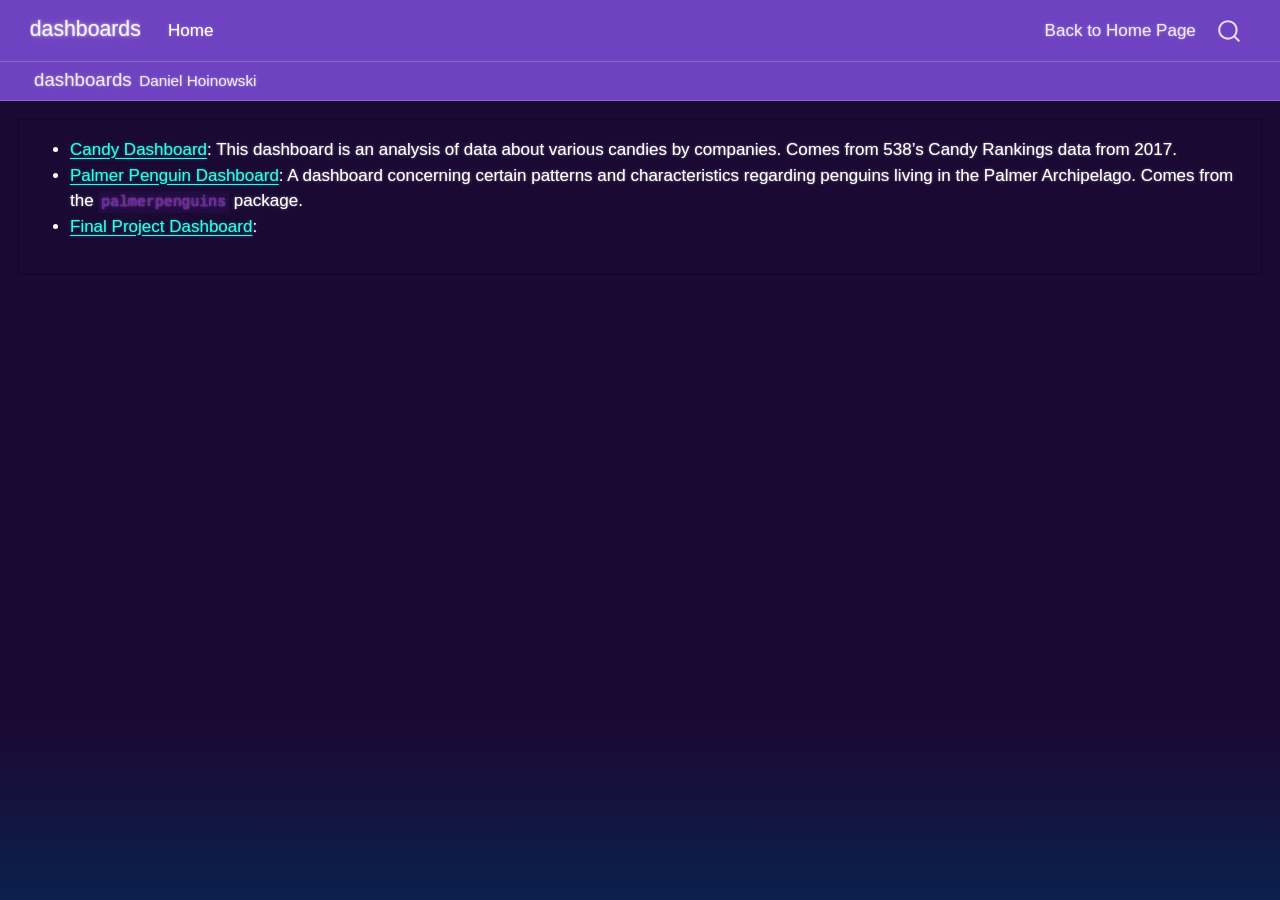
<file: docs/index.html>
<!DOCTYPE html>
<html xmlns="http://www.w3.org/1999/xhtml" lang="en" xml:lang="en"><head>

<meta charset="utf-8">
<meta name="generator" content="quarto-1.9.38">

<meta name="viewport" content="width=device-width, initial-scale=1.0, user-scalable=yes">

<meta name="author" content="Daniel Hoinowski">

<title>dashboards</title>
<style>
/* Default styles provided by pandoc.
** See https://pandoc.org/MANUAL.html#variables-for-html for config info.
*/
code{white-space: pre-wrap;}
span.smallcaps{font-variant: small-caps;}
div.columns{display: flex; gap: min(4vw, 1.5em);}
div.column{flex: auto; overflow-x: auto;}
div.hanging-indent{margin-left: 1.5em; text-indent: -1.5em;}
ul.task-list{list-style: none;}
ul.task-list li input[type="checkbox"] {
  width: 0.8em;
  margin: 0 0.8em 0.2em -1em; /* quarto-specific, see https://github.com/quarto-dev/quarto-cli/issues/4556 */ 
  vertical-align: middle;
}
</style>


<script src="site_libs/quarto-nav/quarto-nav.js"></script>
<script src="site_libs/quarto-nav/headroom.min.js"></script>
<script src="site_libs/clipboard/clipboard.min.js"></script>
<script src="site_libs/quarto-search/autocomplete.umd.js"></script>
<script src="site_libs/quarto-search/fuse.min.js"></script>
<script src="site_libs/quarto-search/quarto-search.js"></script>
<meta name="quarto:offset" content="./">
<script src="site_libs/quarto-html/quarto.js" type="module"></script>
<script src="site_libs/quarto-html/tabsets/tabsets.js" type="module"></script>
<script src="site_libs/quarto-html/popper.min.js"></script>
<script src="site_libs/quarto-html/tippy.umd.min.js"></script>
<script src="site_libs/quarto-html/anchor.min.js"></script>
<link href="site_libs/quarto-html/tippy.css" rel="stylesheet">
<link href="site_libs/quarto-html/quarto-syntax-highlighting-15634bcf2e68342d4ad2dfa704d543f6.css" rel="stylesheet" class="quarto-color-scheme" id="quarto-text-highlighting-styles">
<link href="site_libs/quarto-html/quarto-syntax-highlighting-dark-0a6b7249c26820e032cb0bd839ff02b1.css" rel="stylesheet" class="quarto-color-scheme quarto-color-alternate" id="quarto-text-highlighting-styles">
<link href="site_libs/quarto-html/quarto-syntax-highlighting-15634bcf2e68342d4ad2dfa704d543f6.css" rel="stylesheet" class="quarto-color-scheme-extra" id="quarto-text-highlighting-styles">
<script src="site_libs/bootstrap/bootstrap.min.js"></script>
<link href="site_libs/bootstrap/bootstrap-icons.css" rel="stylesheet">
<link href="site_libs/bootstrap/bootstrap-e7953b4d9f13c60132e82f36cd3d1d42.min.css" rel="stylesheet" append-hash="true" class="quarto-color-scheme" id="quarto-bootstrap" data-mode="dark">
<link href="site_libs/bootstrap/bootstrap-dark-e7953b4d9f13c60132e82f36cd3d1d42.min.css" rel="stylesheet" append-hash="true" class="quarto-color-scheme quarto-color-alternate" id="quarto-bootstrap" data-mode="dark">
<link href="site_libs/bootstrap/bootstrap-e7953b4d9f13c60132e82f36cd3d1d42.min.css" rel="stylesheet" append-hash="true" class="quarto-color-scheme-extra" id="quarto-bootstrap" data-mode="dark">
<script src="site_libs/quarto-dashboard/quarto-dashboard.js"></script>
<script src="site_libs/quarto-dashboard/stickythead.js"></script>



<script src="site_libs/quarto-dashboard/web-components.js" type="module"></script>
<script src="site_libs/quarto-dashboard/components.js"></script>

<script id="quarto-search-options" type="application/json">{
  "location": "navbar",
  "copy-button": false,
  "collapse-after": 3,
  "panel-placement": "end",
  "type": "overlay",
  "limit": 50,
  "keyboard-shortcut": [
    "f",
    "/",
    "s"
  ],
  "show-item-context": false,
  "language": {
    "search-no-results-text": "No results",
    "search-matching-documents-text": "matching documents",
    "search-copy-link-title": "Copy link to search",
    "search-hide-matches-text": "Hide additional matches",
    "search-more-match-text": "more match in this document",
    "search-more-matches-text": "more matches in this document",
    "search-clear-button-title": "Clear",
    "search-text-placeholder": "",
    "search-detached-cancel-button-title": "Cancel",
    "search-submit-button-title": "Submit",
    "search-label": "Search"
  }
}</script>


</head>

<body class="quarto-dashboard nav-fixed dashboard-fill fullcontent quarto-light">


<div id="quarto-search-results"></div>
  <header id="quarto-header" class="headroom fixed-top">
    <nav class="navbar navbar-expand-lg " data-bs-theme="dark">
      <div class="navbar-container container-fluid">
      <div class="navbar-brand-container mx-auto">
    <a class="navbar-brand" href="./index.html">
    <span class="navbar-title">dashboards</span>
    </a>
  </div>
            <div id="quarto-search" class="" title="Search"></div>
          <button class="navbar-toggler" type="button" data-bs-toggle="collapse" data-bs-target="#navbarCollapse" aria-controls="navbarCollapse" role="menu" aria-expanded="false" aria-label="Toggle navigation" onclick="if (window.quartoToggleHeadroom) { window.quartoToggleHeadroom(); }">
  <span class="navbar-toggler-icon"></span>
</button>
          <div class="collapse navbar-collapse" id="navbarCollapse">
            <ul class="navbar-nav navbar-nav-scroll me-auto">
  <li class="nav-item">
    <a class="nav-link active" href="./index.html" aria-current="page"> 
<span class="menu-text">Home</span></a>
  </li>  
</ul>
            <ul class="navbar-nav navbar-nav-scroll ms-auto">
  <li class="nav-item">
    <a class="nav-link" href="http://dhoinowski3.github.io"> 
<span class="menu-text">Back to Home Page</span></a>
  </li>  
</ul>
          </div> <!-- /navcollapse -->
            <div class="quarto-navbar-tools">
</div>
      </div> <!-- /container-fluid -->
    </nav>
<header id="quarto-dashboard-header">
<nav class="navbar navbar-expand-md slim" data-bs-theme="dark">
  <div class="navbar-container container-fluid">
    <button class="navbar-toggler hidden" type="button" data-bs-toggle="collapse" data-bs-target="#dashboard-collapse" aria-controls="dashboard-collapse" aria-expanded="false" aria-label="Toggle navigation">
      <span class="navbar-toggler-icon"></span>
    </button>    


    <div class="navbar-brand-container">


      <div class="navbar-title">
        <div class="navbar-title-text"><a href="#">dashboards</a></div>
        
        <div class="navbar-author">Daniel Hoinowski</div>
      </div>
    </div>
</div>
</nav>
</header></header>
<!-- content -->
<div id="quarto-content" class="quarto-container page-layout-custom page-navbar quarto-dashboard-content bslib-gap-spacing html-fill-container bslib-page-fill">
<!-- sidebar -->
<!-- margin-sidebar -->
<!-- main -->

<div class="bslib-grid-item html-fill-item bslib-grid" data-layout="fill" style="display: grid; grid-template-rows: minmax(3em, max-content); grid-auto-columns: minmax(0, 1fr);">
<div class="bslib-grid" style="display: grid; grid-template-columns: minmax(3em, 1fr);
grid-auto-rows: minmax(0, 1fr);">
<div class="card bslib-card html-fill-container" data-fill="false" data-bslib-card-init="" data-require-bs-caller="card()" data-full-screen="false">
<div class="card-body html-fill-item html-fill-container">
<ul>
<li><p><a href="http://dhoinowski3.github.io/dashboards/candy.html">Candy Dashboard</a>: This dashboard is an analysis of data about various candies by companies. Comes from 538’s Candy Rankings data from 2017.</p></li>
<li><p><a href="http://dhoinowski3.github.io/dashboards/penguins.html">Palmer Penguin Dashboard</a>: A dashboard concerning certain patterns and characteristics regarding penguins living in the Palmer Archipelago. Comes from the <code>palmerpenguins</code> package.</p></li>
<li><p><a href="https://dhoinowski3.github.io/dashboards/pitching.html">Final Project Dashboard</a>:</p></li>
</ul>
</div>
<bslib-tooltip placement="auto" bsoptions="[]" data-require-bs-version="5" data-require-bs-caller="tooltip()">
    <template>Expand</template>
    <span class="bslib-full-screen-enter badge rounded-pill">
        <svg xmlns="http://www.w3.org/2000/svg" viewbox="0 0 24 24" style="height:1em;width:1em;" aria-hidden="true" role="img"><path d="M20 5C20 4.4 19.6 4 19 4H13C12.4 4 12 3.6 12 3C12 2.4 12.4 2 13 2H21C21.6 2 22 2.4 22 3V11C22 11.6 21.6 12 21 12C20.4 12 20 11.6 20 11V5ZM4 19C4 19.6 4.4 20 5 20H11C11.6 20 12 20.4 12 21C12 21.6 11.6 22 11 22H3C2.4 22 2 21.6 2 21V13C2 12.4 2.4 12 3 12C3.6 12 4 12.4 4 13V19Z"></path></svg>
    </span>
</bslib-tooltip><script data-bslib-card-init="">bslib.Card.initializeAllCards();</script></div><div id="3ade8a4a-fb1d-4a6c-8409-ac45482d5fc9" class="hidden">

</div>
</div>
</div>


<script id="quarto-html-after-body" type="application/javascript">
  window.document.addEventListener("DOMContentLoaded", function (event) {
    const icon = "";
    const anchorJS = new window.AnchorJS();
    anchorJS.options = {
      placement: 'right',
      icon: icon
    };
    anchorJS.add('.anchored');
    const isCodeAnnotation = (el) => {
      for (const clz of el.classList) {
        if (clz.startsWith('code-annotation-')) {                     
          return true;
        }
      }
      return false;
    }
    const onCopySuccess = function(e) {
      // button target
      const button = e.trigger;
      // don't keep focus
      button.blur();
      // flash "checked"
      button.classList.add('code-copy-button-checked');
      var currentTitle = button.getAttribute("title");
      button.setAttribute("title", "Copied!");
      let tooltip;
      if (window.bootstrap) {
        button.setAttribute("data-bs-toggle", "tooltip");
        button.setAttribute("data-bs-placement", "left");
        button.setAttribute("data-bs-title", "Copied!");
        tooltip = new bootstrap.Tooltip(button, 
          { trigger: "manual", 
            customClass: "code-copy-button-tooltip",
            offset: [0, -8]});
        tooltip.show();    
      }
      setTimeout(function() {
        if (tooltip) {
          tooltip.hide();
          button.removeAttribute("data-bs-title");
          button.removeAttribute("data-bs-toggle");
          button.removeAttribute("data-bs-placement");
        }
        button.setAttribute("title", currentTitle);
        button.classList.remove('code-copy-button-checked');
      }, 1000);
      // clear code selection
      e.clearSelection();
    }
    const getTextToCopy = function(trigger) {
      const outerScaffold = trigger.parentElement.cloneNode(true);
      const codeEl = outerScaffold.querySelector('code');
      for (const childEl of codeEl.children) {
        if (isCodeAnnotation(childEl)) {
          childEl.remove();
        }
      }
      return codeEl.innerText;
    }
    const clipboard = new window.ClipboardJS('.code-copy-button:not([data-in-quarto-modal])', {
      text: getTextToCopy
    });
    clipboard.on('success', onCopySuccess);
    if (window.document.getElementById('quarto-embedded-source-code-modal')) {
      const clipboardModal = new window.ClipboardJS('.code-copy-button[data-in-quarto-modal]', {
        text: getTextToCopy,
        container: window.document.getElementById('quarto-embedded-source-code-modal')
      });
      clipboardModal.on('success', onCopySuccess);
    }
      var localhostRegex = new RegExp(/^(?:http|https):\/\/localhost\:?[0-9]*\//);
      var mailtoRegex = new RegExp(/^mailto:/);
        var filterRegex = new RegExp('/' + window.location.host + '/');
      var isInternal = (href) => {
          return filterRegex.test(href) || localhostRegex.test(href) || mailtoRegex.test(href);
      }
      // Inspect non-navigation links and adorn them if external
     var links = window.document.querySelectorAll('a[href]:not(.nav-link):not(.navbar-brand):not(.toc-action):not(.sidebar-link):not(.sidebar-item-toggle):not(.pagination-link):not(.no-external):not([aria-hidden]):not(.dropdown-item):not(.quarto-navigation-tool):not(.about-link)');
      for (var i=0; i<links.length; i++) {
        const link = links[i];
        if (!isInternal(link.href)) {
          // undo the damage that might have been done by quarto-nav.js in the case of
          // links that we want to consider external
          if (link.dataset.originalHref !== undefined) {
            link.href = link.dataset.originalHref;
          }
        }
      }
    function tippyHover(el, contentFn, onTriggerFn, onUntriggerFn) {
      const config = {
        allowHTML: true,
        maxWidth: 500,
        delay: 100,
        arrow: false,
        appendTo: function(el) {
            return el.parentElement;
        },
        interactive: true,
        interactiveBorder: 10,
        theme: 'quarto',
        placement: 'bottom-start',
      };
      if (contentFn) {
        config.content = contentFn;
      }
      if (onTriggerFn) {
        config.onTrigger = onTriggerFn;
      }
      if (onUntriggerFn) {
        config.onUntrigger = onUntriggerFn;
      }
      window.tippy(el, config); 
    }
    const noterefs = window.document.querySelectorAll('a[role="doc-noteref"]');
    for (var i=0; i<noterefs.length; i++) {
      const ref = noterefs[i];
      tippyHover(ref, function() {
        // use id or data attribute instead here
        let href = ref.getAttribute('data-footnote-href') || ref.getAttribute('href');
        try { href = new URL(href).hash; } catch {}
        const id = href.replace(/^#\/?/, "");
        const note = window.document.getElementById(id);
        if (note) {
          return note.innerHTML;
        } else {
          return "";
        }
      });
    }
    const xrefs = window.document.querySelectorAll('a.quarto-xref');
    const processXRef = (id, note) => {
      // Strip column container classes
      const stripColumnClz = (el) => {
        el.classList.remove("page-full", "page-columns");
        if (el.children) {
          for (const child of el.children) {
            stripColumnClz(child);
          }
        }
      }
      stripColumnClz(note)
      if (id === null || id.startsWith('sec-')) {
        // Special case sections, only their first couple elements
        const container = document.createElement("div");
        if (note.children && note.children.length > 2) {
          container.appendChild(note.children[0].cloneNode(true));
          for (let i = 1; i < note.children.length; i++) {
            const child = note.children[i];
            if (child.tagName === "P" && child.innerText === "") {
              continue;
            } else {
              container.appendChild(child.cloneNode(true));
              break;
            }
          }
          if (window.Quarto?.typesetMath) {
            window.Quarto.typesetMath(container);
          }
          return container.innerHTML
        } else {
          if (window.Quarto?.typesetMath) {
            window.Quarto.typesetMath(note);
          }
          return note.innerHTML;
        }
      } else {
        // Remove any anchor links if they are present
        const anchorLink = note.querySelector('a.anchorjs-link');
        if (anchorLink) {
          anchorLink.remove();
        }
        if (window.Quarto?.typesetMath) {
          window.Quarto.typesetMath(note);
        }
        if (note.classList.contains("callout")) {
          return note.outerHTML;
        } else {
          return note.innerHTML;
        }
      }
    }
    for (var i=0; i<xrefs.length; i++) {
      const xref = xrefs[i];
      tippyHover(xref, undefined, function(instance) {
        instance.disable();
        let url = xref.getAttribute('href');
        let hash = undefined; 
        if (url.startsWith('#')) {
          hash = url;
        } else {
          try { hash = new URL(url).hash; } catch {}
        }
        if (hash) {
          const id = hash.replace(/^#\/?/, "");
          const note = window.document.getElementById(id);
          if (note !== null) {
            try {
              const html = processXRef(id, note.cloneNode(true));
              instance.setContent(html);
            } finally {
              instance.enable();
              instance.show();
            }
          } else {
            // See if we can fetch this
            fetch(url.split('#')[0])
            .then(res => res.text())
            .then(html => {
              const parser = new DOMParser();
              const htmlDoc = parser.parseFromString(html, "text/html");
              const note = htmlDoc.getElementById(id);
              if (note !== null) {
                const html = processXRef(id, note);
                instance.setContent(html);
              } 
            }).finally(() => {
              instance.enable();
              instance.show();
            });
          }
        } else {
          // See if we can fetch a full url (with no hash to target)
          // This is a special case and we should probably do some content thinning / targeting
          fetch(url)
          .then(res => res.text())
          .then(html => {
            const parser = new DOMParser();
            const htmlDoc = parser.parseFromString(html, "text/html");
            const note = htmlDoc.querySelector('main.content');
            if (note !== null) {
              // This should only happen for chapter cross references
              // (since there is no id in the URL)
              // remove the first header
              if (note.children.length > 0 && note.children[0].tagName === "HEADER") {
                note.children[0].remove();
              }
              const html = processXRef(null, note);
              instance.setContent(html);
            } 
          }).finally(() => {
            instance.enable();
            instance.show();
          });
        }
      }, function(instance) {
      });
    }
        let selectedAnnoteEl;
        const selectorForAnnotation = ( cell, annotation) => {
          let cellAttr = 'data-code-cell="' + cell + '"';
          let lineAttr = 'data-code-annotation="' +  annotation + '"';
          const selector = 'span[' + cellAttr + '][' + lineAttr + ']';
          return selector;
        }
        const selectCodeLines = (annoteEl) => {
          const doc = window.document;
          const targetCell = annoteEl.getAttribute("data-target-cell");
          const targetAnnotation = annoteEl.getAttribute("data-target-annotation");
          const annoteSpan = window.document.querySelector(selectorForAnnotation(targetCell, targetAnnotation));
          const lines = annoteSpan.getAttribute("data-code-lines").split(",");
          const lineIds = lines.map((line) => {
            return targetCell + "-" + line;
          })
          let top = null;
          let height = null;
          let parent = null;
          if (lineIds.length > 0) {
              //compute the position of the single el (top and bottom and make a div)
              const el = window.document.getElementById(lineIds[0]);
              top = el.offsetTop;
              height = el.offsetHeight;
              parent = el.parentElement.parentElement;
            if (lineIds.length > 1) {
              const lastEl = window.document.getElementById(lineIds[lineIds.length - 1]);
              const bottom = lastEl.offsetTop + lastEl.offsetHeight;
              height = bottom - top;
            }
            if (top !== null && height !== null && parent !== null) {
              // cook up a div (if necessary) and position it 
              let div = window.document.getElementById("code-annotation-line-highlight");
              if (div === null) {
                div = window.document.createElement("div");
                div.setAttribute("id", "code-annotation-line-highlight");
                div.style.position = 'absolute';
                parent.appendChild(div);
              }
              div.style.top = top - 2 + "px";
              div.style.height = height + 4 + "px";
              div.style.left = 0;
              let gutterDiv = window.document.getElementById("code-annotation-line-highlight-gutter");
              if (gutterDiv === null) {
                gutterDiv = window.document.createElement("div");
                gutterDiv.setAttribute("id", "code-annotation-line-highlight-gutter");
                gutterDiv.style.position = 'absolute';
                const codeCell = window.document.getElementById(targetCell);
                const gutter = codeCell.querySelector('.code-annotation-gutter');
                gutter.appendChild(gutterDiv);
              }
              gutterDiv.style.top = top - 2 + "px";
              gutterDiv.style.height = height + 4 + "px";
            }
            selectedAnnoteEl = annoteEl;
          }
        };
        const unselectCodeLines = () => {
          const elementsIds = ["code-annotation-line-highlight", "code-annotation-line-highlight-gutter"];
          elementsIds.forEach((elId) => {
            const div = window.document.getElementById(elId);
            if (div) {
              div.remove();
            }
          });
          selectedAnnoteEl = undefined;
        };
          // Handle positioning of the toggle
      window.addEventListener(
        "resize",
        throttle(() => {
          elRect = undefined;
          if (selectedAnnoteEl) {
            selectCodeLines(selectedAnnoteEl);
          }
        }, 10)
      );
      function throttle(fn, ms) {
      let throttle = false;
      let timer;
        return (...args) => {
          if(!throttle) { // first call gets through
              fn.apply(this, args);
              throttle = true;
          } else { // all the others get throttled
              if(timer) clearTimeout(timer); // cancel #2
              timer = setTimeout(() => {
                fn.apply(this, args);
                timer = throttle = false;
              }, ms);
          }
        };
      }
        // Attach click handler to the DT
        const annoteDls = window.document.querySelectorAll('dt[data-target-cell]');
        for (const annoteDlNode of annoteDls) {
          annoteDlNode.addEventListener('click', (event) => {
            const clickedEl = event.target;
            if (clickedEl !== selectedAnnoteEl) {
              unselectCodeLines();
              const activeEl = window.document.querySelector('dt[data-target-cell].code-annotation-active');
              if (activeEl) {
                activeEl.classList.remove('code-annotation-active');
              }
              selectCodeLines(clickedEl);
              clickedEl.classList.add('code-annotation-active');
            } else {
              // Unselect the line
              unselectCodeLines();
              clickedEl.classList.remove('code-annotation-active');
            }
          });
        }
    const findCites = (el) => {
      const parentEl = el.parentElement;
      if (parentEl) {
        const cites = parentEl.dataset.cites;
        if (cites) {
          return {
            el,
            cites: cites.split(' ')
          };
        } else {
          return findCites(el.parentElement)
        }
      } else {
        return undefined;
      }
    };
    var bibliorefs = window.document.querySelectorAll('a[role="doc-biblioref"]');
    for (var i=0; i<bibliorefs.length; i++) {
      const ref = bibliorefs[i];
      const citeInfo = findCites(ref);
      if (citeInfo) {
        tippyHover(citeInfo.el, function() {
          var popup = window.document.createElement('div');
          citeInfo.cites.forEach(function(cite) {
            var citeDiv = window.document.createElement('div');
            citeDiv.classList.add('hanging-indent');
            citeDiv.classList.add('csl-entry');
            var biblioDiv = window.document.getElementById('ref-' + cite);
            if (biblioDiv) {
              citeDiv.innerHTML = biblioDiv.innerHTML;
            }
            popup.appendChild(citeDiv);
          });
          return popup.innerHTML;
        });
      }
    }
  });
  </script>
</div> <!-- /content -->

<script type="application/javascript">
window.document.addEventListener("DOMContentLoaded", function (_event) {
  if (window.bslib.Card) {
    window.bslib.Card.initializeAllCards();
  }
}); 
</script>
  



</body></html>
</file>
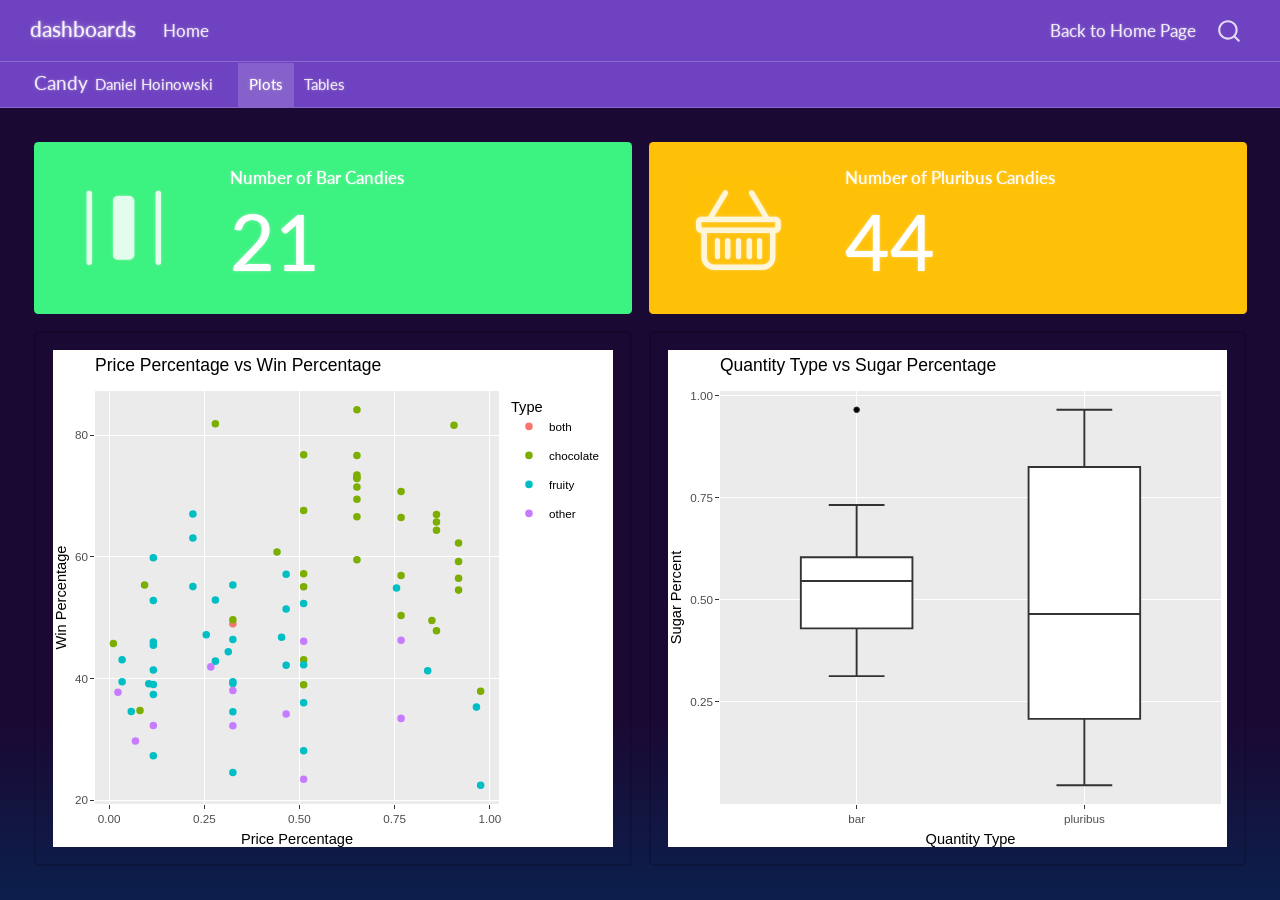
<file: docs/candy.html>
<!DOCTYPE html>
<html xmlns="http://www.w3.org/1999/xhtml" lang="en" xml:lang="en"><head>

<meta charset="utf-8">
<meta name="generator" content="quarto-1.9.38">

<meta name="viewport" content="width=device-width, initial-scale=1.0, user-scalable=yes">

<meta name="author" content="Daniel Hoinowski">
<meta name="dcterms.date" content="2026-11-02">

<title>Candy – dashboards</title>
<style>
/* Default styles provided by pandoc.
** See https://pandoc.org/MANUAL.html#variables-for-html for config info.
*/
code{white-space: pre-wrap;}
span.smallcaps{font-variant: small-caps;}
div.columns{display: flex; gap: min(4vw, 1.5em);}
div.column{flex: auto; overflow-x: auto;}
div.hanging-indent{margin-left: 1.5em; text-indent: -1.5em;}
ul.task-list{list-style: none;}
ul.task-list li input[type="checkbox"] {
  width: 0.8em;
  margin: 0 0.8em 0.2em -1em; /* quarto-specific, see https://github.com/quarto-dev/quarto-cli/issues/4556 */ 
  vertical-align: middle;
}
</style>


<script src="site_libs/quarto-nav/quarto-nav.js"></script>
<script src="site_libs/quarto-nav/headroom.min.js"></script>
<script src="site_libs/clipboard/clipboard.min.js"></script>
<script src="site_libs/quarto-search/autocomplete.umd.js"></script>
<script src="site_libs/quarto-search/fuse.min.js"></script>
<script src="site_libs/quarto-search/quarto-search.js"></script>
<meta name="quarto:offset" content="./">
<script src="site_libs/quarto-html/quarto.js" type="module"></script>
<script src="site_libs/quarto-html/tabsets/tabsets.js" type="module"></script>
<script src="site_libs/quarto-html/popper.min.js"></script>
<script src="site_libs/quarto-html/tippy.umd.min.js"></script>
<script src="site_libs/quarto-html/anchor.min.js"></script>
<link href="site_libs/quarto-html/tippy.css" rel="stylesheet">
<link href="site_libs/quarto-html/quarto-syntax-highlighting-15634bcf2e68342d4ad2dfa704d543f6.css" rel="stylesheet" class="quarto-color-scheme" id="quarto-text-highlighting-styles">
<link href="site_libs/quarto-html/quarto-syntax-highlighting-dark-0a6b7249c26820e032cb0bd839ff02b1.css" rel="stylesheet" class="quarto-color-scheme quarto-color-alternate" id="quarto-text-highlighting-styles">
<link href="site_libs/quarto-html/quarto-syntax-highlighting-15634bcf2e68342d4ad2dfa704d543f6.css" rel="stylesheet" class="quarto-color-scheme-extra" id="quarto-text-highlighting-styles">
<script src="site_libs/bootstrap/bootstrap.min.js"></script>
<link href="site_libs/bootstrap/bootstrap-icons.css" rel="stylesheet">
<link href="site_libs/bootstrap/bootstrap-27f7e684801d5cfa193ce675023305a6.min.css" rel="stylesheet" append-hash="true" class="quarto-color-scheme" id="quarto-bootstrap" data-mode="dark">
<link href="site_libs/bootstrap/bootstrap-dark-27f7e684801d5cfa193ce675023305a6.min.css" rel="stylesheet" append-hash="true" class="quarto-color-scheme quarto-color-alternate" id="quarto-bootstrap" data-mode="dark">
<link href="site_libs/bootstrap/bootstrap-27f7e684801d5cfa193ce675023305a6.min.css" rel="stylesheet" append-hash="true" class="quarto-color-scheme-extra" id="quarto-bootstrap" data-mode="dark">
<script src="site_libs/quarto-dashboard/quarto-dashboard.js"></script>
<script src="site_libs/quarto-dashboard/stickythead.js"></script>



<script src="site_libs/quarto-dashboard/web-components.js" type="module"></script>
<script src="site_libs/quarto-dashboard/components.js"></script>

<script id="quarto-search-options" type="application/json">{
  "location": "navbar",
  "copy-button": false,
  "collapse-after": 3,
  "panel-placement": "end",
  "type": "overlay",
  "limit": 50,
  "keyboard-shortcut": [
    "f",
    "/",
    "s"
  ],
  "show-item-context": false,
  "language": {
    "search-no-results-text": "No results",
    "search-matching-documents-text": "matching documents",
    "search-copy-link-title": "Copy link to search",
    "search-hide-matches-text": "Hide additional matches",
    "search-more-match-text": "more match in this document",
    "search-more-matches-text": "more matches in this document",
    "search-clear-button-title": "Clear",
    "search-text-placeholder": "",
    "search-detached-cancel-button-title": "Cancel",
    "search-submit-button-title": "Submit",
    "search-label": "Search"
  }
}</script>
<link href="site_libs/htmltools-fill-0.5.9/fill.css" rel="stylesheet">
<script src="site_libs/htmlwidgets-1.6.4/htmlwidgets.js"></script>
<script src="site_libs/plotly-binding-4.12.1/plotly.js"></script>
<script src="site_libs/typedarray-0.1/typedarray.min.js"></script>
<script src="site_libs/jquery-3.5.1/jquery.min.js"></script>
<link href="site_libs/crosstalk-1.2.2/css/crosstalk.min.css" rel="stylesheet">
<script src="site_libs/crosstalk-1.2.2/js/crosstalk.min.js"></script>
<link href="site_libs/plotly-htmlwidgets-css-2.25.2/plotly-htmlwidgets.css" rel="stylesheet">
<script src="site_libs/plotly-main-2.25.2/plotly-latest.min.js"></script>


</head>

<body class="quarto-dashboard nav-fixed dashboard-fill fullcontent quarto-light">


<div id="quarto-search-results"></div>
  <header id="quarto-header" class="headroom fixed-top">
    <nav class="navbar navbar-expand-lg " data-bs-theme="dark">
      <div class="navbar-container container-fluid">
      <div class="navbar-brand-container mx-auto">
    <a class="navbar-brand" href="./index.html">
    <span class="navbar-title">dashboards</span>
    </a>
  </div>
            <div id="quarto-search" class="" title="Search"></div>
          <button class="navbar-toggler" type="button" data-bs-toggle="collapse" data-bs-target="#navbarCollapse" aria-controls="navbarCollapse" role="menu" aria-expanded="false" aria-label="Toggle navigation" onclick="if (window.quartoToggleHeadroom) { window.quartoToggleHeadroom(); }">
  <span class="navbar-toggler-icon"></span>
</button>
          <div class="collapse navbar-collapse" id="navbarCollapse">
            <ul class="navbar-nav navbar-nav-scroll me-auto">
  <li class="nav-item">
    <a class="nav-link" href="./index.html"> 
<span class="menu-text">Home</span></a>
  </li>  
</ul>
            <ul class="navbar-nav navbar-nav-scroll ms-auto">
  <li class="nav-item">
    <a class="nav-link" href="http://dhoinowski3.github.io"> 
<span class="menu-text">Back to Home Page</span></a>
  </li>  
</ul>
          </div> <!-- /navcollapse -->
            <div class="quarto-navbar-tools">
</div>
      </div> <!-- /container-fluid -->
    </nav>
<header id="quarto-dashboard-header">
<nav class="navbar navbar-expand-md slim" data-bs-theme="dark">
  <div class="navbar-container container-fluid">
    <button class="navbar-toggler" type="button" data-bs-toggle="collapse" data-bs-target="#dashboard-collapse" aria-controls="dashboard-collapse" aria-expanded="false" aria-label="Toggle navigation">
      <span class="navbar-toggler-icon"></span>
    </button>    


    <div class="navbar-brand-container">


      <div class="navbar-title">
        <div class="navbar-title-text"><a href="#">Candy</a></div>
        
        <div class="navbar-author">Daniel Hoinowski</div>
      </div>
    </div>
<div id="dashboard-collapse" class="navbar-collapse collapse"><ul class="navbar-nav navbar-nav-scroll me-auto" role="tablist"><li class="nav-item" role="presentation"><a id="tab-plots" class="nav-link active" data-bs-toggle="tab" role="tab" data-bs-target="#plots" data-scrolling="false" href="#plots" aria-controls="plots" aria-selected="true"><span class="nav-link-text">Plots</span></a></li><li class="nav-item" role="presentation"><a id="tab-tables" class="nav-link" data-bs-toggle="tab" role="tab" data-bs-target="#tables" data-scrolling="false" href="#tables" aria-controls="tables" aria-selected="false"><span class="nav-link-text">Tables</span></a></li></ul></div></div>
</nav>
</header></header>
<!-- content -->
<div id="quarto-content" class="quarto-container page-layout-custom page-navbar quarto-dashboard-content bslib-gap-spacing html-fill-container bslib-page-fill quarto-dashboard-pages">
<!-- sidebar -->
<!-- margin-sidebar -->
<!-- main -->

<div class="bslib-grid-item html-fill-item tab-content bslib-grid" data-layout="fill" style="display: grid; grid-template-rows: minmax(3em, 1fr); grid-auto-columns: minmax(0, 1fr);">
<div id="plots" class="dashboard-page tab-pane show active html-fill-item html-fill-container" data-orientation="rows" aria-labelledby="tab-plots">
<div class="html-fill-item html-fill-container bslib-grid" style="display: grid; grid-template-rows: minmax(3em, max-content) minmax(3em, 1fr); grid-auto-columns: minmax(0, 1fr);">
<div class="html-fill-item html-fill-container bslib-grid" style="display: grid; grid-template-columns: minmax(3em, 1fr) minmax(3em, 1fr);
grid-auto-rows: minmax(0, 1fr);">
<div class="card valuebox cell html-fill-item html-fill-container bslib-card bslib-value-box bg-success showcase-left-center" data-bslib-card-init="" data-require-bs-caller="card()">
<div class="card-body html-fill-item html-fill-container">
<div data-icon="distribute-horizontal" class="html-fill-item html-fill-container value-box-grid">
<div class="value-box-showcase html-fill-item html-fill-container">

<i class="bi bi-distribute-horizontal"></i></div>
<div class="value-box-area">
<p class="value-box-title">
Number of Bar Candies
</p>
<p class="value-box-value">
21
</p>
</div>
</div>
</div>
<script data-bslib-card-init="">bslib.Card.initializeAllCards();</script></div><div class="card valuebox cell html-fill-item html-fill-container bslib-card bslib-value-box bg-warning showcase-left-center" data-bslib-card-init="" data-require-bs-caller="card()">
<div class="card-body html-fill-item html-fill-container">
<div data-icon="basket" class="html-fill-item html-fill-container value-box-grid">
<div class="value-box-showcase html-fill-item html-fill-container">

<i class="bi bi-basket"></i></div>
<div class="value-box-area">
<p class="value-box-title">
Number of Pluribus Candies
</p>
<p class="value-box-value">
44
</p>
</div>
</div>
</div>
<script data-bslib-card-init="">bslib.Card.initializeAllCards();</script></div>
</div>
<div class="html-fill-item html-fill-container bslib-grid" style="display: grid; grid-template-columns: minmax(3em, 1fr) minmax(3em, 1fr);
grid-auto-rows: minmax(0, 1fr);">
<div class="card cell html-fill-item html-fill-container bslib-card" data-bslib-card-init="" data-require-bs-caller="card()" data-full-screen="false">
<div class="card-body html-fill-item html-fill-container">
<div class="cell-output-display html-fill-item html-fill-container">
<div class="plotly html-widget html-fill-item html-fill-container" id="htmlwidget-d041f7df2c3a342b6f09" style="width:100%;height:406px;"></div>
<script type="application/json" data-for="htmlwidget-d041f7df2c3a342b6f09">{"x":{"data":[{"x":[0.32499999000000002],"y":[48.982650999999997],"text":"pricepercent: 0.325<br />winpercent: 48.98265<br />type: both<br />Name: Tootsie Pop","type":"scatter","mode":"markers","marker":{"autocolorscale":false,"color":"rgba(248,118,109,1)","opacity":1,"size":5.6692913385826778,"symbol":"circle","line":{"width":1.8897637795275593,"color":"rgba(248,118,109,1)"}},"hoveron":"points","name":"both","legendgroup":"both","showlegend":true,"xaxis":"x","yaxis":"y","hoverinfo":"text","frame":null},{"x":[0.86000001000000004,0.51099998000000002,0.76700002,0.76700002,0.51099998000000002,0.093000001999999998,0.91799998000000005,0.91799998000000005,0.91799998000000005,0.51099998000000002,0.51099998000000002,0.65100002000000001,0.65100002000000001,0.51099998000000002,0.65100002000000001,0.44100001,0.86000001000000004,0.86000001000000004,0.91799998000000005,0.76700002,0.76700002,0.65100002000000001,0.27900001000000002,0.65100002000000001,0.65100002000000001,0.65100002000000001,0.86000001000000004,0.081000000000000003,0.97600001000000003,0.65100002000000001,0.65100002000000001,0.51099998000000002,0.010999999999999999,0.32499999000000002,0.90600002000000002,0.84799999000000004],"y":[66.971725000000006,67.602936,50.347546000000001,56.914546999999999,38.975037,55.375453999999998,62.284481,56.490501000000002,59.236122000000002,57.219250000000002,76.768600000000006,71.465050000000005,66.574584999999999,55.064072000000003,73.099556000000007,60.800700999999997,64.353340000000003,47.829754000000001,54.526451000000002,70.735641000000001,66.470680000000002,69.483788000000004,81.866257000000004,84.180289999999999,73.434989999999999,72.887900999999999,65.716285999999997,34.722000000000001,37.887188000000002,76.673782000000003,59.529251000000002,43.068897,45.736747999999999,49.653503000000001,81.642914000000005,49.524113],"text":["pricepercent: 0.860<br />winpercent: 66.97173<br />type: chocolate<br />Name: 100 Grand","pricepercent: 0.511<br />winpercent: 67.60294<br />type: chocolate<br />Name: 3 Musketeers","pricepercent: 0.767<br />winpercent: 50.34755<br />type: chocolate<br />Name: Almond Joy","pricepercent: 0.767<br />winpercent: 56.91455<br />type: chocolate<br />Name: Baby Ruth","pricepercent: 0.511<br />winpercent: 38.97504<br />type: chocolate<br />Name: Charleston Chew","pricepercent: 0.093<br />winpercent: 55.37545<br />type: chocolate<br />Name: Hershey's Kisses","pricepercent: 0.918<br />winpercent: 62.28448<br />type: chocolate<br />Name: Hershey's Krackel","pricepercent: 0.918<br />winpercent: 56.49050<br />type: chocolate<br />Name: Hershey's Milk Chocolate","pricepercent: 0.918<br />winpercent: 59.23612<br />type: chocolate<br />Name: Hershey's Special Dark","pricepercent: 0.511<br />winpercent: 57.21925<br />type: chocolate<br />Name: Junior Mints","pricepercent: 0.511<br />winpercent: 76.76860<br />type: chocolate<br />Name: Kit Kat","pricepercent: 0.651<br />winpercent: 71.46505<br />type: chocolate<br />Name: Peanut butter M&M's","pricepercent: 0.651<br />winpercent: 66.57458<br />type: chocolate<br />Name: M&M's","pricepercent: 0.511<br />winpercent: 55.06407<br />type: chocolate<br />Name: Milk Duds","pricepercent: 0.651<br />winpercent: 73.09956<br />type: chocolate<br />Name: Milky Way","pricepercent: 0.441<br />winpercent: 60.80070<br />type: chocolate<br />Name: Milky Way Midnight","pricepercent: 0.860<br />winpercent: 64.35334<br />type: chocolate<br />Name: Milky Way Simply Caramel","pricepercent: 0.860<br />winpercent: 47.82975<br />type: chocolate<br />Name: Mounds","pricepercent: 0.918<br />winpercent: 54.52645<br />type: chocolate<br />Name: Mr Good Bar","pricepercent: 0.767<br />winpercent: 70.73564<br />type: chocolate<br />Name: Nestle Butterfinger","pricepercent: 0.767<br />winpercent: 66.47068<br />type: chocolate<br />Name: Nestle Crunch","pricepercent: 0.651<br />winpercent: 69.48379<br />type: chocolate<br />Name: Peanut M&Ms","pricepercent: 0.279<br />winpercent: 81.86626<br />type: chocolate<br />Name: Reese's Miniatures","pricepercent: 0.651<br />winpercent: 84.18029<br />type: chocolate<br />Name: Reese's Peanut Butter cup","pricepercent: 0.651<br />winpercent: 73.43499<br />type: chocolate<br />Name: Reese's pieces","pricepercent: 0.651<br />winpercent: 72.88790<br />type: chocolate<br />Name: Reese's stuffed with pieces","pricepercent: 0.860<br />winpercent: 65.71629<br />type: chocolate<br />Name: Rolo","pricepercent: 0.081<br />winpercent: 34.72200<br />type: chocolate<br />Name: Sixlets","pricepercent: 0.976<br />winpercent: 37.88719<br />type: chocolate<br />Name: Nestle Smarties","pricepercent: 0.651<br />winpercent: 76.67378<br />type: chocolate<br />Name: Snickers","pricepercent: 0.651<br />winpercent: 59.52925<br />type: chocolate<br />Name: Snickers Crisper","pricepercent: 0.511<br />winpercent: 43.06890<br />type: chocolate<br />Name: Tootsie Roll Juniors","pricepercent: 0.011<br />winpercent: 45.73675<br />type: chocolate<br />Name: Tootsie Roll Midgies","pricepercent: 0.325<br />winpercent: 49.65350<br />type: chocolate<br />Name: Tootsie Roll Snack Bars","pricepercent: 0.906<br />winpercent: 81.64291<br />type: chocolate<br />Name: Twix","pricepercent: 0.848<br />winpercent: 49.52411<br />type: chocolate<br />Name: Whoppers"],"type":"scatter","mode":"markers","marker":{"autocolorscale":false,"color":"rgba(124,174,0,1)","opacity":1,"size":5.6692913385826778,"symbol":"circle","line":{"width":1.8897637795275593,"color":"rgba(124,174,0,1)"}},"hoveron":"points","name":"chocolate","legendgroup":"chocolate","showlegend":true,"xaxis":"x","yaxis":"y","hoverinfo":"text","frame":null},{"x":[0.51099998000000002,0.32499999000000002,0.51099998000000002,0.32499999000000002,0.51099998000000002,0.034000002000000001,0.034000002000000001,0.32499999000000002,0.45300001000000001,0.46500000000000002,0.46500000000000002,0.46500000000000002,0.51099998000000002,0.11600000000000001,0.104,0.27900001000000002,0.32499999000000002,0.32499999000000002,0.97600001000000003,0.32499999000000002,0.83700001000000002,0.11600000000000001,0.96499997000000004,0.27900001000000002,0.22,0.22,0.11600000000000001,0.11600000000000001,0.11600000000000001,0.22,0.057999997999999997,0.11600000000000001,0.755,0.255,0.11600000000000001,0.11600000000000001,0.31299999000000001],"y":[52.341464999999999,34.517681000000003,36.017628000000002,24.524988,42.272075999999998,39.460555999999997,43.088923999999999,39.185504999999999,46.783347999999997,57.11974,51.412430000000001,42.178772000000002,28.127438999999999,41.389557000000003,39.141055999999999,52.911391999999999,46.411715999999998,55.354045999999997,22.445340999999999,39.446800000000003,41.265510999999996,37.348522000000003,35.290756000000002,42.849144000000003,63.085140000000003,55.103695000000002,45.995826999999998,59.863998000000002,52.825946999999999,67.037627999999998,34.578991000000002,27.303864999999998,54.861111000000001,47.173228999999999,45.466282,39.011898000000002,44.375518999999997],"text":["pricepercent: 0.511<br />winpercent: 52.34146<br />type: fruity<br />Name: Air Heads","pricepercent: 0.325<br />winpercent: 34.51768<br />type: fruity<br />Name: Caramel Apple Pops","pricepercent: 0.511<br />winpercent: 36.01763<br />type: fruity<br />Name: Chewey Lemonhead Fruit Mix","pricepercent: 0.325<br />winpercent: 24.52499<br />type: fruity<br />Name: Chiclets","pricepercent: 0.511<br />winpercent: 42.27208<br />type: fruity<br />Name: Dots","pricepercent: 0.034<br />winpercent: 39.46056<br />type: fruity<br />Name: Dum Dums","pricepercent: 0.034<br />winpercent: 43.08892<br />type: fruity<br />Name: Fruit Chews","pricepercent: 0.325<br />winpercent: 39.18550<br />type: fruity<br />Name: Fun Dip","pricepercent: 0.453<br />winpercent: 46.78335<br />type: fruity<br />Name: Gobstopper","pricepercent: 0.465<br />winpercent: 57.11974<br />type: fruity<br />Name: Haribo Gold Bears","pricepercent: 0.465<br />winpercent: 51.41243<br />type: fruity<br />Name: Haribo Sour Bears","pricepercent: 0.465<br />winpercent: 42.17877<br />type: fruity<br />Name: Haribo Twin Snakes","pricepercent: 0.511<br />winpercent: 28.12744<br />type: fruity<br />Name: Jawbusters","pricepercent: 0.116<br />winpercent: 41.38956<br />type: fruity<br />Name: Laffy Taffy","pricepercent: 0.104<br />winpercent: 39.14106<br />type: fruity<br />Name: Lemonhead","pricepercent: 0.279<br />winpercent: 52.91139<br />type: fruity<br />Name: Lifesavers big ring gummies","pricepercent: 0.325<br />winpercent: 46.41172<br />type: fruity<br />Name: Mike & Ike","pricepercent: 0.325<br />winpercent: 55.35405<br />type: fruity<br />Name: Nerds","pricepercent: 0.976<br />winpercent: 22.44534<br />type: fruity<br />Name: Nik L Nip","pricepercent: 0.325<br />winpercent: 39.44680<br />type: fruity<br />Name: Now & Later","pricepercent: 0.837<br />winpercent: 41.26551<br />type: fruity<br />Name: Pop Rocks","pricepercent: 0.116<br />winpercent: 37.34852<br />type: fruity<br />Name: Red vines","pricepercent: 0.965<br />winpercent: 35.29076<br />type: fruity<br />Name: Ring pop","pricepercent: 0.279<br />winpercent: 42.84914<br />type: fruity<br />Name: Runts","pricepercent: 0.220<br />winpercent: 63.08514<br />type: fruity<br />Name: Skittles original","pricepercent: 0.220<br />winpercent: 55.10370<br />type: fruity<br />Name: Skittles wildberry","pricepercent: 0.116<br />winpercent: 45.99583<br />type: fruity<br />Name: Smarties candy","pricepercent: 0.116<br />winpercent: 59.86400<br />type: fruity<br />Name: Sour Patch Kids","pricepercent: 0.116<br />winpercent: 52.82595<br />type: fruity<br />Name: Sour Patch Tricksters","pricepercent: 0.220<br />winpercent: 67.03763<br />type: fruity<br />Name: Starburst","pricepercent: 0.058<br />winpercent: 34.57899<br />type: fruity<br />Name: Strawberry bon bons","pricepercent: 0.116<br />winpercent: 27.30386<br />type: fruity<br />Name: Super Bubble","pricepercent: 0.755<br />winpercent: 54.86111<br />type: fruity<br />Name: Swedish Fish","pricepercent: 0.255<br />winpercent: 47.17323<br />type: fruity<br />Name: Trolli Sour Bites","pricepercent: 0.116<br />winpercent: 45.46628<br />type: fruity<br />Name: Twizzlers","pricepercent: 0.116<br />winpercent: 39.01190<br />type: fruity<br />Name: Warheads","pricepercent: 0.313<br />winpercent: 44.37552<br />type: fruity<br />Name: Welch's Fruit Snacks"],"type":"scatter","mode":"markers","marker":{"autocolorscale":false,"color":"rgba(0,191,196,1)","opacity":1,"size":5.6692913385826778,"symbol":"circle","line":{"width":1.8897637795275593,"color":"rgba(0,191,196,1)"}},"hoveron":"points","name":"fruity","legendgroup":"fruity","showlegend":true,"xaxis":"x","yaxis":"y","hoverinfo":"text","frame":null},{"x":[0.11600000000000001,0.51099998000000002,0.51099998000000002,0.32499999000000002,0.46500000000000002,0.76700002,0.023,0.068999998000000007,0.76700002,0.32499999000000002,0.26699999000000002],"y":[32.261085999999999,46.116504999999997,23.417824,38.010962999999997,34.158957999999998,46.296596999999998,37.722335999999999,29.703690999999999,33.437550000000002,32.230995,41.904308],"text":["pricepercent: 0.116<br />winpercent: 32.26109<br />type: other<br />Name: One dime","pricepercent: 0.511<br />winpercent: 46.11650<br />type: other<br />Name: One quarter","pricepercent: 0.511<br />winpercent: 23.41782<br />type: other<br />Name: Boston Baked Beans","pricepercent: 0.325<br />winpercent: 38.01096<br />type: other<br />Name: Candy Corn","pricepercent: 0.465<br />winpercent: 34.15896<br />type: other<br />Name: Haribo Happy Cola","pricepercent: 0.767<br />winpercent: 46.29660<br />type: other<br />Name: Payday","pricepercent: 0.023<br />winpercent: 37.72234<br />type: other<br />Name: Pixie Sticks","pricepercent: 0.069<br />winpercent: 29.70369<br />type: other<br />Name: Root Beer Barrels","pricepercent: 0.767<br />winpercent: 33.43755<br />type: other<br />Name: Sugar Babies","pricepercent: 0.325<br />winpercent: 32.23100<br />type: other<br />Name: Sugar Daddy","pricepercent: 0.267<br />winpercent: 41.90431<br />type: other<br />Name: Werther's Original Caramel"],"type":"scatter","mode":"markers","marker":{"autocolorscale":false,"color":"rgba(199,124,255,1)","opacity":1,"size":5.6692913385826778,"symbol":"circle","line":{"width":1.8897637795275593,"color":"rgba(199,124,255,1)"}},"hoveron":"points","name":"other","legendgroup":"other","showlegend":true,"xaxis":"x","yaxis":"y","hoverinfo":"text","frame":null}],"layout":{"margin":{"t":40.840182648401829,"r":7.3059360730593621,"b":37.260273972602747,"l":37.260273972602747},"plot_bgcolor":"rgba(235,235,235,1)","paper_bgcolor":"rgba(255,255,255,1)","font":{"color":"rgba(0,0,0,1)","family":"","size":14.611872146118724},"title":{"text":"Price Percentage vs Win Percentage","font":{"color":"rgba(0,0,0,1)","family":"","size":17.534246575342465},"x":0,"xref":"paper"},"xaxis":{"domain":[0,1],"automargin":true,"type":"linear","autorange":false,"range":[-0.037250000500000005,1.0242500105000001],"tickmode":"array","ticktext":["0.00","0.25","0.50","0.75","1.00"],"tickvals":[0,0.25,0.5,0.75,1],"categoryorder":"array","categoryarray":["0.00","0.25","0.50","0.75","1.00"],"nticks":null,"ticks":"outside","tickcolor":"rgba(51,51,51,1)","ticklen":3.6529680365296811,"tickwidth":0.66417600664176002,"showticklabels":true,"tickfont":{"color":"rgba(77,77,77,1)","family":"","size":11.68949771689498},"tickangle":-0,"showline":false,"linecolor":null,"linewidth":0,"showgrid":true,"gridcolor":"rgba(255,255,255,1)","gridwidth":0.66417600664176002,"zeroline":false,"anchor":"y","title":{"text":"Price Percentage","font":{"color":"rgba(0,0,0,1)","family":"","size":14.611872146118724}},"hoverformat":".2f"},"yaxis":{"domain":[0,1],"automargin":true,"type":"linear","autorange":false,"range":[19.358593549999998,87.267037450000004],"tickmode":"array","ticktext":["20","40","60","80"],"tickvals":[20,40,60.000000000000014,80],"categoryorder":"array","categoryarray":["20","40","60","80"],"nticks":null,"ticks":"outside","tickcolor":"rgba(51,51,51,1)","ticklen":3.6529680365296811,"tickwidth":0.66417600664176002,"showticklabels":true,"tickfont":{"color":"rgba(77,77,77,1)","family":"","size":11.68949771689498},"tickangle":-0,"showline":false,"linecolor":null,"linewidth":0,"showgrid":true,"gridcolor":"rgba(255,255,255,1)","gridwidth":0.66417600664176002,"zeroline":false,"anchor":"x","title":{"text":"Win Percentage","font":{"color":"rgba(0,0,0,1)","family":"","size":14.611872146118724}},"hoverformat":".2f"},"shapes":[],"showlegend":true,"legend":{"bgcolor":"rgba(255,255,255,1)","bordercolor":"transparent","borderwidth":1.8897637795275593,"font":{"color":"rgba(0,0,0,1)","family":"","size":11.68949771689498},"title":{"text":"Type","font":{"color":"rgba(0,0,0,1)","family":"","size":14.611872146118724}}},"hovermode":"closest","barmode":"relative"},"config":{"doubleClick":"reset","modeBarButtonsToAdd":["hoverclosest","hovercompare"],"showSendToCloud":false},"source":"A","attrs":{"f2ac511456f4":{"x":{},"y":{},"colour":{},"text":{},"type":"scatter"}},"cur_data":"f2ac511456f4","visdat":{"f2ac511456f4":["function (y) ","x"]},"highlight":{"on":"plotly_click","persistent":false,"dynamic":false,"selectize":false,"opacityDim":0.20000000000000001,"selected":{"opacity":1},"debounce":0},"shinyEvents":["plotly_hover","plotly_click","plotly_selected","plotly_relayout","plotly_brushed","plotly_brushing","plotly_clickannotation","plotly_doubleclick","plotly_deselect","plotly_afterplot","plotly_sunburstclick"],"base_url":"https://plot.ly"},"evals":[],"jsHooks":[]}</script>
</div>
</div>
<bslib-tooltip placement="auto" bsoptions="[]" data-require-bs-version="5" data-require-bs-caller="tooltip()">
    <template>Expand</template>
    <span class="bslib-full-screen-enter badge rounded-pill">
        <svg xmlns="http://www.w3.org/2000/svg" viewbox="0 0 24 24" style="height:1em;width:1em;" aria-hidden="true" role="img"><path d="M20 5C20 4.4 19.6 4 19 4H13C12.4 4 12 3.6 12 3C12 2.4 12.4 2 13 2H21C21.6 2 22 2.4 22 3V11C22 11.6 21.6 12 21 12C20.4 12 20 11.6 20 11V5ZM4 19C4 19.6 4.4 20 5 20H11C11.6 20 12 20.4 12 21C12 21.6 11.6 22 11 22H3C2.4 22 2 21.6 2 21V13C2 12.4 2.4 12 3 12C3.6 12 4 12.4 4 13V19Z"></path></svg>
    </span>
</bslib-tooltip><script data-bslib-card-init="">bslib.Card.initializeAllCards();</script></div><div class="card cell html-fill-item html-fill-container bslib-card" data-bslib-card-init="" data-require-bs-caller="card()" data-full-screen="false">
<div class="card-body html-fill-item html-fill-container">
<div class="cell-output-display html-fill-item html-fill-container">
<div class="plotly html-widget html-fill-item html-fill-container" id="htmlwidget-86ae052f15f8a03fcdca" style="width:100%;height:406px;"></div>
<script type="application/json" data-for="htmlwidget-86ae052f15f8a03fcdca">{"x":{"data":[{"x":[1,1,1,1,1,1,1,1,1,1,1,1,1,1,1,1,1,1,1,1,1,2,2,2,2,2,2,2,2,2,2,2,2,2,2,2,2,2,2,2,2,2,2,2,2,2,2,2,2,2,2,2,2,2,2,2,2,2,2,2,2,2,2,2,2],"y":[0.73199999000000004,0.60399997000000005,0.46500000000000002,0.60399997000000005,0.43000000999999999,0.43000000999999999,0.60399997000000005,0.60399997000000005,0.31299999000000001,0.31299999000000001,0.54600000000000004,0.46500000000000002,0.54600000000000004,0.60399997000000005,0.60399997000000005,0.73199999000000004,0.96499997000000004,0.31299999000000001,0.31299999000000001,0.43000000999999999,0.46500000000000002,0.73199999000000004,0.73199999000000004,0.127,0.90600002000000002,0.46500000000000002,0.46500000000000002,0.46500000000000002,0.46500000000000002,0.127,0.31299999000000001,0.90600002000000002,0.84799999000000004,0.093000001999999998,0.045999999999999999,0.19700000000000001,0.82499999000000002,0.82499999000000002,0.87199998000000001,0.30199999,0.60399997000000005,0.58099997000000003,0.40599998999999998,0.86000001000000004,0.73199999000000004,0.87199998000000001,0.22,0.19700000000000001,0.94099997999999996,0.22,0.26699999000000002,0.59299999000000003,0.093000001999999998,0.068999998000000007,0.068999998000000007,0.15099999,0.56900001,0.96499997000000004,0.60399997000000005,0.17399998999999999,0.94099997999999996,0.31299999000000001,0.26699999000000002,0.31299999000000001,0.87199998000000001],"hoverinfo":"y","type":"box","fillcolor":"rgba(255,255,255,1)","marker":{"opacity":null,"outliercolor":"rgba(0,0,0,1)","line":{"width":1.8897637795275593,"color":"rgba(0,0,0,1)"},"size":5.6692913385826778},"line":{"color":"rgba(51,51,51,1)","width":1.8897637795275593},"showlegend":false,"xaxis":"x","yaxis":"y","frame":null}],"layout":{"margin":{"t":40.840182648401829,"r":7.3059360730593621,"b":37.260273972602747,"l":48.949771689497723},"plot_bgcolor":"rgba(235,235,235,1)","paper_bgcolor":"rgba(255,255,255,1)","font":{"color":"rgba(0,0,0,1)","family":"","size":14.611872146118724},"title":{"text":"Quantity Type vs Sugar Percentage","font":{"color":"rgba(0,0,0,1)","family":"","size":17.534246575342465},"x":0,"xref":"paper"},"xaxis":{"domain":[0,1],"automargin":true,"type":"linear","autorange":false,"range":[0.40000000000000002,2.6000000000000001],"tickmode":"array","ticktext":["bar","pluribus"],"tickvals":[1,2],"categoryorder":"array","categoryarray":["bar","pluribus"],"nticks":null,"ticks":"outside","tickcolor":"rgba(51,51,51,1)","ticklen":3.6529680365296811,"tickwidth":0.66417600664176002,"showticklabels":true,"tickfont":{"color":"rgba(77,77,77,1)","family":"","size":11.68949771689498},"tickangle":-0,"showline":false,"linecolor":null,"linewidth":0,"showgrid":true,"gridcolor":"rgba(255,255,255,1)","gridwidth":0.66417600664176002,"zeroline":false,"anchor":"y","title":{"text":"Quantity Type","font":{"color":"rgba(0,0,0,1)","family":"","size":14.611872146118724}},"hoverformat":".2f"},"yaxis":{"domain":[0,1],"automargin":true,"type":"linear","autorange":false,"range":[5.0001499999993704e-05,1.0109499685000001],"tickmode":"array","ticktext":["0.25","0.50","0.75","1.00"],"tickvals":[0.25,0.5,0.75,1],"categoryorder":"array","categoryarray":["0.25","0.50","0.75","1.00"],"nticks":null,"ticks":"outside","tickcolor":"rgba(51,51,51,1)","ticklen":3.6529680365296811,"tickwidth":0.66417600664176002,"showticklabels":true,"tickfont":{"color":"rgba(77,77,77,1)","family":"","size":11.68949771689498},"tickangle":-0,"showline":false,"linecolor":null,"linewidth":0,"showgrid":true,"gridcolor":"rgba(255,255,255,1)","gridwidth":0.66417600664176002,"zeroline":false,"anchor":"x","title":{"text":"Sugar Percent","font":{"color":"rgba(0,0,0,1)","family":"","size":14.611872146118724}},"hoverformat":".2f"},"shapes":[],"showlegend":false,"legend":{"bgcolor":"rgba(255,255,255,1)","bordercolor":"transparent","borderwidth":1.8897637795275593,"font":{"color":"rgba(0,0,0,1)","family":"","size":11.68949771689498}},"hovermode":"closest","barmode":"relative"},"config":{"doubleClick":"reset","modeBarButtonsToAdd":["hoverclosest","hovercompare"],"showSendToCloud":false},"source":"A","attrs":{"f2ac5662e020":{"x":{},"y":{},"type":"box"}},"cur_data":"f2ac5662e020","visdat":{"f2ac5662e020":["function (y) ","x"]},"highlight":{"on":"plotly_click","persistent":false,"dynamic":false,"selectize":false,"opacityDim":0.20000000000000001,"selected":{"opacity":1},"debounce":0},"shinyEvents":["plotly_hover","plotly_click","plotly_selected","plotly_relayout","plotly_brushed","plotly_brushing","plotly_clickannotation","plotly_doubleclick","plotly_deselect","plotly_afterplot","plotly_sunburstclick"],"base_url":"https://plot.ly"},"evals":[],"jsHooks":[]}</script>
</div>
</div>
<bslib-tooltip placement="auto" bsoptions="[]" data-require-bs-version="5" data-require-bs-caller="tooltip()">
    <template>Expand</template>
    <span class="bslib-full-screen-enter badge rounded-pill">
        <svg xmlns="http://www.w3.org/2000/svg" viewbox="0 0 24 24" style="height:1em;width:1em;" aria-hidden="true" role="img"><path d="M20 5C20 4.4 19.6 4 19 4H13C12.4 4 12 3.6 12 3C12 2.4 12.4 2 13 2H21C21.6 2 22 2.4 22 3V11C22 11.6 21.6 12 21 12C20.4 12 20 11.6 20 11V5ZM4 19C4 19.6 4.4 20 5 20H11C11.6 20 12 20.4 12 21C12 21.6 11.6 22 11 22H3C2.4 22 2 21.6 2 21V13C2 12.4 2.4 12 3 12C3.6 12 4 12.4 4 13V19Z"></path></svg>
    </span>
</bslib-tooltip><script data-bslib-card-init="">bslib.Card.initializeAllCards();</script></div>
</div>
</div>
</div>
<div id="tables" class="dashboard-page tab-pane grid-skip html-fill-item html-fill-container" data-orientation="rows" aria-labelledby="tab-tables">
<div class="html-fill-item html-fill-container bslib-grid" style="display: grid; grid-template-rows: minmax(3em, 1fr); grid-auto-columns: minmax(0, 1fr);">
<div class="html-fill-item html-fill-container bslib-grid" style="display: grid; grid-template-columns: minmax(3em, 1fr);
grid-auto-rows: minmax(0, 1fr);">
<div class="card cell html-fill-item html-fill-container bslib-card" data-title="Percentages Table" data-bslib-card-init="" data-require-bs-caller="card()" data-full-screen="false">
<div class="card-header"><div class="card-title"><span style="display: inline">
Percentages Table
</span></div></div>
<div class="card-body html-fill-item html-fill-container">
<div class="cell-output-display html-fill-item html-fill-container">
<table class="caption-top table table-sm table-striped small">
<colgroup>
<col style="width: 37%">
<col style="width: 17%">
<col style="width: 17%">
<col style="width: 14%">
<col style="width: 13%">
</colgroup>
<thead>
<tr class="header">
<th style="text-align: left;">competitorname</th>
<th style="text-align: right;">sugarpercent</th>
<th style="text-align: right;">pricepercent</th>
<th style="text-align: right;">winpercent</th>
<th style="text-align: left;">type</th>
</tr>
</thead>
<tbody>
<tr class="odd">
<td style="text-align: left;">100 Grand</td>
<td style="text-align: right;">0.732</td>
<td style="text-align: right;">0.860</td>
<td style="text-align: right;">66.97173</td>
<td style="text-align: left;">chocolate</td>
</tr>
<tr class="even">
<td style="text-align: left;">3 Musketeers</td>
<td style="text-align: right;">0.604</td>
<td style="text-align: right;">0.511</td>
<td style="text-align: right;">67.60294</td>
<td style="text-align: left;">chocolate</td>
</tr>
<tr class="odd">
<td style="text-align: left;">One dime</td>
<td style="text-align: right;">0.011</td>
<td style="text-align: right;">0.116</td>
<td style="text-align: right;">32.26109</td>
<td style="text-align: left;">other</td>
</tr>
<tr class="even">
<td style="text-align: left;">One quarter</td>
<td style="text-align: right;">0.011</td>
<td style="text-align: right;">0.511</td>
<td style="text-align: right;">46.11650</td>
<td style="text-align: left;">other</td>
</tr>
<tr class="odd">
<td style="text-align: left;">Air Heads</td>
<td style="text-align: right;">0.906</td>
<td style="text-align: right;">0.511</td>
<td style="text-align: right;">52.34146</td>
<td style="text-align: left;">fruity</td>
</tr>
<tr class="even">
<td style="text-align: left;">Almond Joy</td>
<td style="text-align: right;">0.465</td>
<td style="text-align: right;">0.767</td>
<td style="text-align: right;">50.34755</td>
<td style="text-align: left;">chocolate</td>
</tr>
<tr class="odd">
<td style="text-align: left;">Baby Ruth</td>
<td style="text-align: right;">0.604</td>
<td style="text-align: right;">0.767</td>
<td style="text-align: right;">56.91455</td>
<td style="text-align: left;">chocolate</td>
</tr>
<tr class="even">
<td style="text-align: left;">Boston Baked Beans</td>
<td style="text-align: right;">0.313</td>
<td style="text-align: right;">0.511</td>
<td style="text-align: right;">23.41782</td>
<td style="text-align: left;">other</td>
</tr>
<tr class="odd">
<td style="text-align: left;">Candy Corn</td>
<td style="text-align: right;">0.906</td>
<td style="text-align: right;">0.325</td>
<td style="text-align: right;">38.01096</td>
<td style="text-align: left;">other</td>
</tr>
<tr class="even">
<td style="text-align: left;">Caramel Apple Pops</td>
<td style="text-align: right;">0.604</td>
<td style="text-align: right;">0.325</td>
<td style="text-align: right;">34.51768</td>
<td style="text-align: left;">fruity</td>
</tr>
<tr class="odd">
<td style="text-align: left;">Charleston Chew</td>
<td style="text-align: right;">0.604</td>
<td style="text-align: right;">0.511</td>
<td style="text-align: right;">38.97504</td>
<td style="text-align: left;">chocolate</td>
</tr>
<tr class="even">
<td style="text-align: left;">Chewey Lemonhead Fruit Mix</td>
<td style="text-align: right;">0.732</td>
<td style="text-align: right;">0.511</td>
<td style="text-align: right;">36.01763</td>
<td style="text-align: left;">fruity</td>
</tr>
<tr class="odd">
<td style="text-align: left;">Chiclets</td>
<td style="text-align: right;">0.046</td>
<td style="text-align: right;">0.325</td>
<td style="text-align: right;">24.52499</td>
<td style="text-align: left;">fruity</td>
</tr>
<tr class="even">
<td style="text-align: left;">Dots</td>
<td style="text-align: right;">0.732</td>
<td style="text-align: right;">0.511</td>
<td style="text-align: right;">42.27208</td>
<td style="text-align: left;">fruity</td>
</tr>
<tr class="odd">
<td style="text-align: left;">Dum Dums</td>
<td style="text-align: right;">0.732</td>
<td style="text-align: right;">0.034</td>
<td style="text-align: right;">39.46056</td>
<td style="text-align: left;">fruity</td>
</tr>
<tr class="even">
<td style="text-align: left;">Fruit Chews</td>
<td style="text-align: right;">0.127</td>
<td style="text-align: right;">0.034</td>
<td style="text-align: right;">43.08892</td>
<td style="text-align: left;">fruity</td>
</tr>
<tr class="odd">
<td style="text-align: left;">Fun Dip</td>
<td style="text-align: right;">0.732</td>
<td style="text-align: right;">0.325</td>
<td style="text-align: right;">39.18550</td>
<td style="text-align: left;">fruity</td>
</tr>
<tr class="even">
<td style="text-align: left;">Gobstopper</td>
<td style="text-align: right;">0.906</td>
<td style="text-align: right;">0.453</td>
<td style="text-align: right;">46.78335</td>
<td style="text-align: left;">fruity</td>
</tr>
<tr class="odd">
<td style="text-align: left;">Haribo Gold Bears</td>
<td style="text-align: right;">0.465</td>
<td style="text-align: right;">0.465</td>
<td style="text-align: right;">57.11974</td>
<td style="text-align: left;">fruity</td>
</tr>
<tr class="even">
<td style="text-align: left;">Haribo Happy Cola</td>
<td style="text-align: right;">0.465</td>
<td style="text-align: right;">0.465</td>
<td style="text-align: right;">34.15896</td>
<td style="text-align: left;">other</td>
</tr>
<tr class="odd">
<td style="text-align: left;">Haribo Sour Bears</td>
<td style="text-align: right;">0.465</td>
<td style="text-align: right;">0.465</td>
<td style="text-align: right;">51.41243</td>
<td style="text-align: left;">fruity</td>
</tr>
<tr class="even">
<td style="text-align: left;">Haribo Twin Snakes</td>
<td style="text-align: right;">0.465</td>
<td style="text-align: right;">0.465</td>
<td style="text-align: right;">42.17877</td>
<td style="text-align: left;">fruity</td>
</tr>
<tr class="odd">
<td style="text-align: left;">Hershey’s Kisses</td>
<td style="text-align: right;">0.127</td>
<td style="text-align: right;">0.093</td>
<td style="text-align: right;">55.37545</td>
<td style="text-align: left;">chocolate</td>
</tr>
<tr class="even">
<td style="text-align: left;">Hershey’s Krackel</td>
<td style="text-align: right;">0.430</td>
<td style="text-align: right;">0.918</td>
<td style="text-align: right;">62.28448</td>
<td style="text-align: left;">chocolate</td>
</tr>
<tr class="odd">
<td style="text-align: left;">Hershey’s Milk Chocolate</td>
<td style="text-align: right;">0.430</td>
<td style="text-align: right;">0.918</td>
<td style="text-align: right;">56.49050</td>
<td style="text-align: left;">chocolate</td>
</tr>
<tr class="even">
<td style="text-align: left;">Hershey’s Special Dark</td>
<td style="text-align: right;">0.430</td>
<td style="text-align: right;">0.918</td>
<td style="text-align: right;">59.23612</td>
<td style="text-align: left;">chocolate</td>
</tr>
<tr class="odd">
<td style="text-align: left;">Jawbusters</td>
<td style="text-align: right;">0.093</td>
<td style="text-align: right;">0.511</td>
<td style="text-align: right;">28.12744</td>
<td style="text-align: left;">fruity</td>
</tr>
<tr class="even">
<td style="text-align: left;">Junior Mints</td>
<td style="text-align: right;">0.197</td>
<td style="text-align: right;">0.511</td>
<td style="text-align: right;">57.21925</td>
<td style="text-align: left;">chocolate</td>
</tr>
<tr class="odd">
<td style="text-align: left;">Kit Kat</td>
<td style="text-align: right;">0.313</td>
<td style="text-align: right;">0.511</td>
<td style="text-align: right;">76.76860</td>
<td style="text-align: left;">chocolate</td>
</tr>
<tr class="even">
<td style="text-align: left;">Laffy Taffy</td>
<td style="text-align: right;">0.220</td>
<td style="text-align: right;">0.116</td>
<td style="text-align: right;">41.38956</td>
<td style="text-align: left;">fruity</td>
</tr>
<tr class="odd">
<td style="text-align: left;">Lemonhead</td>
<td style="text-align: right;">0.046</td>
<td style="text-align: right;">0.104</td>
<td style="text-align: right;">39.14106</td>
<td style="text-align: left;">fruity</td>
</tr>
<tr class="even">
<td style="text-align: left;">Lifesavers big ring gummies</td>
<td style="text-align: right;">0.267</td>
<td style="text-align: right;">0.279</td>
<td style="text-align: right;">52.91139</td>
<td style="text-align: left;">fruity</td>
</tr>
<tr class="odd">
<td style="text-align: left;">Peanut butter M&amp;M’s</td>
<td style="text-align: right;">0.825</td>
<td style="text-align: right;">0.651</td>
<td style="text-align: right;">71.46505</td>
<td style="text-align: left;">chocolate</td>
</tr>
<tr class="even">
<td style="text-align: left;">M&amp;M’s</td>
<td style="text-align: right;">0.825</td>
<td style="text-align: right;">0.651</td>
<td style="text-align: right;">66.57458</td>
<td style="text-align: left;">chocolate</td>
</tr>
<tr class="odd">
<td style="text-align: left;">Mike &amp; Ike</td>
<td style="text-align: right;">0.872</td>
<td style="text-align: right;">0.325</td>
<td style="text-align: right;">46.41172</td>
<td style="text-align: left;">fruity</td>
</tr>
<tr class="even">
<td style="text-align: left;">Milk Duds</td>
<td style="text-align: right;">0.302</td>
<td style="text-align: right;">0.511</td>
<td style="text-align: right;">55.06407</td>
<td style="text-align: left;">chocolate</td>
</tr>
<tr class="odd">
<td style="text-align: left;">Milky Way</td>
<td style="text-align: right;">0.604</td>
<td style="text-align: right;">0.651</td>
<td style="text-align: right;">73.09956</td>
<td style="text-align: left;">chocolate</td>
</tr>
<tr class="even">
<td style="text-align: left;">Milky Way Midnight</td>
<td style="text-align: right;">0.732</td>
<td style="text-align: right;">0.441</td>
<td style="text-align: right;">60.80070</td>
<td style="text-align: left;">chocolate</td>
</tr>
<tr class="odd">
<td style="text-align: left;">Milky Way Simply Caramel</td>
<td style="text-align: right;">0.965</td>
<td style="text-align: right;">0.860</td>
<td style="text-align: right;">64.35334</td>
<td style="text-align: left;">chocolate</td>
</tr>
<tr class="even">
<td style="text-align: left;">Mounds</td>
<td style="text-align: right;">0.313</td>
<td style="text-align: right;">0.860</td>
<td style="text-align: right;">47.82975</td>
<td style="text-align: left;">chocolate</td>
</tr>
<tr class="odd">
<td style="text-align: left;">Mr Good Bar</td>
<td style="text-align: right;">0.313</td>
<td style="text-align: right;">0.918</td>
<td style="text-align: right;">54.52645</td>
<td style="text-align: left;">chocolate</td>
</tr>
<tr class="even">
<td style="text-align: left;">Nerds</td>
<td style="text-align: right;">0.848</td>
<td style="text-align: right;">0.325</td>
<td style="text-align: right;">55.35405</td>
<td style="text-align: left;">fruity</td>
</tr>
<tr class="odd">
<td style="text-align: left;">Nestle Butterfinger</td>
<td style="text-align: right;">0.604</td>
<td style="text-align: right;">0.767</td>
<td style="text-align: right;">70.73564</td>
<td style="text-align: left;">chocolate</td>
</tr>
<tr class="even">
<td style="text-align: left;">Nestle Crunch</td>
<td style="text-align: right;">0.313</td>
<td style="text-align: right;">0.767</td>
<td style="text-align: right;">66.47068</td>
<td style="text-align: left;">chocolate</td>
</tr>
<tr class="odd">
<td style="text-align: left;">Nik L Nip</td>
<td style="text-align: right;">0.197</td>
<td style="text-align: right;">0.976</td>
<td style="text-align: right;">22.44534</td>
<td style="text-align: left;">fruity</td>
</tr>
<tr class="even">
<td style="text-align: left;">Now &amp; Later</td>
<td style="text-align: right;">0.220</td>
<td style="text-align: right;">0.325</td>
<td style="text-align: right;">39.44680</td>
<td style="text-align: left;">fruity</td>
</tr>
<tr class="odd">
<td style="text-align: left;">Payday</td>
<td style="text-align: right;">0.465</td>
<td style="text-align: right;">0.767</td>
<td style="text-align: right;">46.29660</td>
<td style="text-align: left;">other</td>
</tr>
<tr class="even">
<td style="text-align: left;">Peanut M&amp;Ms</td>
<td style="text-align: right;">0.593</td>
<td style="text-align: right;">0.651</td>
<td style="text-align: right;">69.48379</td>
<td style="text-align: left;">chocolate</td>
</tr>
<tr class="odd">
<td style="text-align: left;">Pixie Sticks</td>
<td style="text-align: right;">0.093</td>
<td style="text-align: right;">0.023</td>
<td style="text-align: right;">37.72234</td>
<td style="text-align: left;">other</td>
</tr>
<tr class="even">
<td style="text-align: left;">Pop Rocks</td>
<td style="text-align: right;">0.604</td>
<td style="text-align: right;">0.837</td>
<td style="text-align: right;">41.26551</td>
<td style="text-align: left;">fruity</td>
</tr>
<tr class="odd">
<td style="text-align: left;">Red vines</td>
<td style="text-align: right;">0.581</td>
<td style="text-align: right;">0.116</td>
<td style="text-align: right;">37.34852</td>
<td style="text-align: left;">fruity</td>
</tr>
<tr class="even">
<td style="text-align: left;">Reese’s Miniatures</td>
<td style="text-align: right;">0.034</td>
<td style="text-align: right;">0.279</td>
<td style="text-align: right;">81.86626</td>
<td style="text-align: left;">chocolate</td>
</tr>
<tr class="odd">
<td style="text-align: left;">Reese’s Peanut Butter cup</td>
<td style="text-align: right;">0.720</td>
<td style="text-align: right;">0.651</td>
<td style="text-align: right;">84.18029</td>
<td style="text-align: left;">chocolate</td>
</tr>
<tr class="even">
<td style="text-align: left;">Reese’s pieces</td>
<td style="text-align: right;">0.406</td>
<td style="text-align: right;">0.651</td>
<td style="text-align: right;">73.43499</td>
<td style="text-align: left;">chocolate</td>
</tr>
<tr class="odd">
<td style="text-align: left;">Reese’s stuffed with pieces</td>
<td style="text-align: right;">0.988</td>
<td style="text-align: right;">0.651</td>
<td style="text-align: right;">72.88790</td>
<td style="text-align: left;">chocolate</td>
</tr>
<tr class="even">
<td style="text-align: left;">Ring pop</td>
<td style="text-align: right;">0.732</td>
<td style="text-align: right;">0.965</td>
<td style="text-align: right;">35.29076</td>
<td style="text-align: left;">fruity</td>
</tr>
<tr class="odd">
<td style="text-align: left;">Rolo</td>
<td style="text-align: right;">0.860</td>
<td style="text-align: right;">0.860</td>
<td style="text-align: right;">65.71629</td>
<td style="text-align: left;">chocolate</td>
</tr>
<tr class="even">
<td style="text-align: left;">Root Beer Barrels</td>
<td style="text-align: right;">0.732</td>
<td style="text-align: right;">0.069</td>
<td style="text-align: right;">29.70369</td>
<td style="text-align: left;">other</td>
</tr>
<tr class="odd">
<td style="text-align: left;">Runts</td>
<td style="text-align: right;">0.872</td>
<td style="text-align: right;">0.279</td>
<td style="text-align: right;">42.84914</td>
<td style="text-align: left;">fruity</td>
</tr>
<tr class="even">
<td style="text-align: left;">Sixlets</td>
<td style="text-align: right;">0.220</td>
<td style="text-align: right;">0.081</td>
<td style="text-align: right;">34.72200</td>
<td style="text-align: left;">chocolate</td>
</tr>
<tr class="odd">
<td style="text-align: left;">Skittles original</td>
<td style="text-align: right;">0.941</td>
<td style="text-align: right;">0.220</td>
<td style="text-align: right;">63.08514</td>
<td style="text-align: left;">fruity</td>
</tr>
<tr class="even">
<td style="text-align: left;">Skittles wildberry</td>
<td style="text-align: right;">0.941</td>
<td style="text-align: right;">0.220</td>
<td style="text-align: right;">55.10370</td>
<td style="text-align: left;">fruity</td>
</tr>
<tr class="odd">
<td style="text-align: left;">Nestle Smarties</td>
<td style="text-align: right;">0.267</td>
<td style="text-align: right;">0.976</td>
<td style="text-align: right;">37.88719</td>
<td style="text-align: left;">chocolate</td>
</tr>
<tr class="even">
<td style="text-align: left;">Smarties candy</td>
<td style="text-align: right;">0.267</td>
<td style="text-align: right;">0.116</td>
<td style="text-align: right;">45.99583</td>
<td style="text-align: left;">fruity</td>
</tr>
<tr class="odd">
<td style="text-align: left;">Snickers</td>
<td style="text-align: right;">0.546</td>
<td style="text-align: right;">0.651</td>
<td style="text-align: right;">76.67378</td>
<td style="text-align: left;">chocolate</td>
</tr>
<tr class="even">
<td style="text-align: left;">Snickers Crisper</td>
<td style="text-align: right;">0.604</td>
<td style="text-align: right;">0.651</td>
<td style="text-align: right;">59.52925</td>
<td style="text-align: left;">chocolate</td>
</tr>
<tr class="odd">
<td style="text-align: left;">Sour Patch Kids</td>
<td style="text-align: right;">0.069</td>
<td style="text-align: right;">0.116</td>
<td style="text-align: right;">59.86400</td>
<td style="text-align: left;">fruity</td>
</tr>
<tr class="even">
<td style="text-align: left;">Sour Patch Tricksters</td>
<td style="text-align: right;">0.069</td>
<td style="text-align: right;">0.116</td>
<td style="text-align: right;">52.82595</td>
<td style="text-align: left;">fruity</td>
</tr>
<tr class="odd">
<td style="text-align: left;">Starburst</td>
<td style="text-align: right;">0.151</td>
<td style="text-align: right;">0.220</td>
<td style="text-align: right;">67.03763</td>
<td style="text-align: left;">fruity</td>
</tr>
<tr class="even">
<td style="text-align: left;">Strawberry bon bons</td>
<td style="text-align: right;">0.569</td>
<td style="text-align: right;">0.058</td>
<td style="text-align: right;">34.57899</td>
<td style="text-align: left;">fruity</td>
</tr>
<tr class="odd">
<td style="text-align: left;">Sugar Babies</td>
<td style="text-align: right;">0.965</td>
<td style="text-align: right;">0.767</td>
<td style="text-align: right;">33.43755</td>
<td style="text-align: left;">other</td>
</tr>
<tr class="even">
<td style="text-align: left;">Sugar Daddy</td>
<td style="text-align: right;">0.418</td>
<td style="text-align: right;">0.325</td>
<td style="text-align: right;">32.23100</td>
<td style="text-align: left;">other</td>
</tr>
<tr class="odd">
<td style="text-align: left;">Super Bubble</td>
<td style="text-align: right;">0.162</td>
<td style="text-align: right;">0.116</td>
<td style="text-align: right;">27.30386</td>
<td style="text-align: left;">fruity</td>
</tr>
<tr class="even">
<td style="text-align: left;">Swedish Fish</td>
<td style="text-align: right;">0.604</td>
<td style="text-align: right;">0.755</td>
<td style="text-align: right;">54.86111</td>
<td style="text-align: left;">fruity</td>
</tr>
<tr class="odd">
<td style="text-align: left;">Tootsie Pop</td>
<td style="text-align: right;">0.604</td>
<td style="text-align: right;">0.325</td>
<td style="text-align: right;">48.98265</td>
<td style="text-align: left;">both</td>
</tr>
<tr class="even">
<td style="text-align: left;">Tootsie Roll Juniors</td>
<td style="text-align: right;">0.313</td>
<td style="text-align: right;">0.511</td>
<td style="text-align: right;">43.06890</td>
<td style="text-align: left;">chocolate</td>
</tr>
<tr class="odd">
<td style="text-align: left;">Tootsie Roll Midgies</td>
<td style="text-align: right;">0.174</td>
<td style="text-align: right;">0.011</td>
<td style="text-align: right;">45.73675</td>
<td style="text-align: left;">chocolate</td>
</tr>
<tr class="even">
<td style="text-align: left;">Tootsie Roll Snack Bars</td>
<td style="text-align: right;">0.465</td>
<td style="text-align: right;">0.325</td>
<td style="text-align: right;">49.65350</td>
<td style="text-align: left;">chocolate</td>
</tr>
<tr class="odd">
<td style="text-align: left;">Trolli Sour Bites</td>
<td style="text-align: right;">0.313</td>
<td style="text-align: right;">0.255</td>
<td style="text-align: right;">47.17323</td>
<td style="text-align: left;">fruity</td>
</tr>
<tr class="even">
<td style="text-align: left;">Twix</td>
<td style="text-align: right;">0.546</td>
<td style="text-align: right;">0.906</td>
<td style="text-align: right;">81.64291</td>
<td style="text-align: left;">chocolate</td>
</tr>
<tr class="odd">
<td style="text-align: left;">Twizzlers</td>
<td style="text-align: right;">0.220</td>
<td style="text-align: right;">0.116</td>
<td style="text-align: right;">45.46628</td>
<td style="text-align: left;">fruity</td>
</tr>
<tr class="even">
<td style="text-align: left;">Warheads</td>
<td style="text-align: right;">0.093</td>
<td style="text-align: right;">0.116</td>
<td style="text-align: right;">39.01190</td>
<td style="text-align: left;">fruity</td>
</tr>
<tr class="odd">
<td style="text-align: left;">Welch’s Fruit Snacks</td>
<td style="text-align: right;">0.313</td>
<td style="text-align: right;">0.313</td>
<td style="text-align: right;">44.37552</td>
<td style="text-align: left;">fruity</td>
</tr>
<tr class="even">
<td style="text-align: left;">Werther’s Original Caramel</td>
<td style="text-align: right;">0.186</td>
<td style="text-align: right;">0.267</td>
<td style="text-align: right;">41.90431</td>
<td style="text-align: left;">other</td>
</tr>
<tr class="odd">
<td style="text-align: left;">Whoppers</td>
<td style="text-align: right;">0.872</td>
<td style="text-align: right;">0.848</td>
<td style="text-align: right;">49.52411</td>
<td style="text-align: left;">chocolate</td>
</tr>
</tbody>
</table>
</div>
</div>
<bslib-tooltip placement="auto" bsoptions="[]" data-require-bs-version="5" data-require-bs-caller="tooltip()">
    <template>Expand</template>
    <span class="bslib-full-screen-enter badge rounded-pill">
        <svg xmlns="http://www.w3.org/2000/svg" viewbox="0 0 24 24" style="height:1em;width:1em;" aria-hidden="true" role="img"><path d="M20 5C20 4.4 19.6 4 19 4H13C12.4 4 12 3.6 12 3C12 2.4 12.4 2 13 2H21C21.6 2 22 2.4 22 3V11C22 11.6 21.6 12 21 12C20.4 12 20 11.6 20 11V5ZM4 19C4 19.6 4.4 20 5 20H11C11.6 20 12 20.4 12 21C12 21.6 11.6 22 11 22H3C2.4 22 2 21.6 2 21V13C2 12.4 2.4 12 3 12C3.6 12 4 12.4 4 13V19Z"></path></svg>
    </span>
</bslib-tooltip><script data-bslib-card-init="">bslib.Card.initializeAllCards();</script></div><div id="3ade8a4a-fb1d-4a6c-8409-ac45482d5fc9" class="hidden html-fill-item html-fill-container">

</div>
</div>
</div>
</div>
</div>


<script id="quarto-html-after-body" type="application/javascript">
  window.document.addEventListener("DOMContentLoaded", function (event) {
    const icon = "";
    const anchorJS = new window.AnchorJS();
    anchorJS.options = {
      placement: 'right',
      icon: icon
    };
    anchorJS.add('.anchored');
    const isCodeAnnotation = (el) => {
      for (const clz of el.classList) {
        if (clz.startsWith('code-annotation-')) {                     
          return true;
        }
      }
      return false;
    }
    const onCopySuccess = function(e) {
      // button target
      const button = e.trigger;
      // don't keep focus
      button.blur();
      // flash "checked"
      button.classList.add('code-copy-button-checked');
      var currentTitle = button.getAttribute("title");
      button.setAttribute("title", "Copied!");
      let tooltip;
      if (window.bootstrap) {
        button.setAttribute("data-bs-toggle", "tooltip");
        button.setAttribute("data-bs-placement", "left");
        button.setAttribute("data-bs-title", "Copied!");
        tooltip = new bootstrap.Tooltip(button, 
          { trigger: "manual", 
            customClass: "code-copy-button-tooltip",
            offset: [0, -8]});
        tooltip.show();    
      }
      setTimeout(function() {
        if (tooltip) {
          tooltip.hide();
          button.removeAttribute("data-bs-title");
          button.removeAttribute("data-bs-toggle");
          button.removeAttribute("data-bs-placement");
        }
        button.setAttribute("title", currentTitle);
        button.classList.remove('code-copy-button-checked');
      }, 1000);
      // clear code selection
      e.clearSelection();
    }
    const getTextToCopy = function(trigger) {
      const outerScaffold = trigger.parentElement.cloneNode(true);
      const codeEl = outerScaffold.querySelector('code');
      for (const childEl of codeEl.children) {
        if (isCodeAnnotation(childEl)) {
          childEl.remove();
        }
      }
      return codeEl.innerText;
    }
    const clipboard = new window.ClipboardJS('.code-copy-button:not([data-in-quarto-modal])', {
      text: getTextToCopy
    });
    clipboard.on('success', onCopySuccess);
    if (window.document.getElementById('quarto-embedded-source-code-modal')) {
      const clipboardModal = new window.ClipboardJS('.code-copy-button[data-in-quarto-modal]', {
        text: getTextToCopy,
        container: window.document.getElementById('quarto-embedded-source-code-modal')
      });
      clipboardModal.on('success', onCopySuccess);
    }
      var localhostRegex = new RegExp(/^(?:http|https):\/\/localhost\:?[0-9]*\//);
      var mailtoRegex = new RegExp(/^mailto:/);
        var filterRegex = new RegExp('/' + window.location.host + '/');
      var isInternal = (href) => {
          return filterRegex.test(href) || localhostRegex.test(href) || mailtoRegex.test(href);
      }
      // Inspect non-navigation links and adorn them if external
     var links = window.document.querySelectorAll('a[href]:not(.nav-link):not(.navbar-brand):not(.toc-action):not(.sidebar-link):not(.sidebar-item-toggle):not(.pagination-link):not(.no-external):not([aria-hidden]):not(.dropdown-item):not(.quarto-navigation-tool):not(.about-link)');
      for (var i=0; i<links.length; i++) {
        const link = links[i];
        if (!isInternal(link.href)) {
          // undo the damage that might have been done by quarto-nav.js in the case of
          // links that we want to consider external
          if (link.dataset.originalHref !== undefined) {
            link.href = link.dataset.originalHref;
          }
        }
      }
    function tippyHover(el, contentFn, onTriggerFn, onUntriggerFn) {
      const config = {
        allowHTML: true,
        maxWidth: 500,
        delay: 100,
        arrow: false,
        appendTo: function(el) {
            return el.parentElement;
        },
        interactive: true,
        interactiveBorder: 10,
        theme: 'quarto',
        placement: 'bottom-start',
      };
      if (contentFn) {
        config.content = contentFn;
      }
      if (onTriggerFn) {
        config.onTrigger = onTriggerFn;
      }
      if (onUntriggerFn) {
        config.onUntrigger = onUntriggerFn;
      }
      window.tippy(el, config); 
    }
    const noterefs = window.document.querySelectorAll('a[role="doc-noteref"]');
    for (var i=0; i<noterefs.length; i++) {
      const ref = noterefs[i];
      tippyHover(ref, function() {
        // use id or data attribute instead here
        let href = ref.getAttribute('data-footnote-href') || ref.getAttribute('href');
        try { href = new URL(href).hash; } catch {}
        const id = href.replace(/^#\/?/, "");
        const note = window.document.getElementById(id);
        if (note) {
          return note.innerHTML;
        } else {
          return "";
        }
      });
    }
    const xrefs = window.document.querySelectorAll('a.quarto-xref');
    const processXRef = (id, note) => {
      // Strip column container classes
      const stripColumnClz = (el) => {
        el.classList.remove("page-full", "page-columns");
        if (el.children) {
          for (const child of el.children) {
            stripColumnClz(child);
          }
        }
      }
      stripColumnClz(note)
      if (id === null || id.startsWith('sec-')) {
        // Special case sections, only their first couple elements
        const container = document.createElement("div");
        if (note.children && note.children.length > 2) {
          container.appendChild(note.children[0].cloneNode(true));
          for (let i = 1; i < note.children.length; i++) {
            const child = note.children[i];
            if (child.tagName === "P" && child.innerText === "") {
              continue;
            } else {
              container.appendChild(child.cloneNode(true));
              break;
            }
          }
          if (window.Quarto?.typesetMath) {
            window.Quarto.typesetMath(container);
          }
          return container.innerHTML
        } else {
          if (window.Quarto?.typesetMath) {
            window.Quarto.typesetMath(note);
          }
          return note.innerHTML;
        }
      } else {
        // Remove any anchor links if they are present
        const anchorLink = note.querySelector('a.anchorjs-link');
        if (anchorLink) {
          anchorLink.remove();
        }
        if (window.Quarto?.typesetMath) {
          window.Quarto.typesetMath(note);
        }
        if (note.classList.contains("callout")) {
          return note.outerHTML;
        } else {
          return note.innerHTML;
        }
      }
    }
    for (var i=0; i<xrefs.length; i++) {
      const xref = xrefs[i];
      tippyHover(xref, undefined, function(instance) {
        instance.disable();
        let url = xref.getAttribute('href');
        let hash = undefined; 
        if (url.startsWith('#')) {
          hash = url;
        } else {
          try { hash = new URL(url).hash; } catch {}
        }
        if (hash) {
          const id = hash.replace(/^#\/?/, "");
          const note = window.document.getElementById(id);
          if (note !== null) {
            try {
              const html = processXRef(id, note.cloneNode(true));
              instance.setContent(html);
            } finally {
              instance.enable();
              instance.show();
            }
          } else {
            // See if we can fetch this
            fetch(url.split('#')[0])
            .then(res => res.text())
            .then(html => {
              const parser = new DOMParser();
              const htmlDoc = parser.parseFromString(html, "text/html");
              const note = htmlDoc.getElementById(id);
              if (note !== null) {
                const html = processXRef(id, note);
                instance.setContent(html);
              } 
            }).finally(() => {
              instance.enable();
              instance.show();
            });
          }
        } else {
          // See if we can fetch a full url (with no hash to target)
          // This is a special case and we should probably do some content thinning / targeting
          fetch(url)
          .then(res => res.text())
          .then(html => {
            const parser = new DOMParser();
            const htmlDoc = parser.parseFromString(html, "text/html");
            const note = htmlDoc.querySelector('main.content');
            if (note !== null) {
              // This should only happen for chapter cross references
              // (since there is no id in the URL)
              // remove the first header
              if (note.children.length > 0 && note.children[0].tagName === "HEADER") {
                note.children[0].remove();
              }
              const html = processXRef(null, note);
              instance.setContent(html);
            } 
          }).finally(() => {
            instance.enable();
            instance.show();
          });
        }
      }, function(instance) {
      });
    }
        let selectedAnnoteEl;
        const selectorForAnnotation = ( cell, annotation) => {
          let cellAttr = 'data-code-cell="' + cell + '"';
          let lineAttr = 'data-code-annotation="' +  annotation + '"';
          const selector = 'span[' + cellAttr + '][' + lineAttr + ']';
          return selector;
        }
        const selectCodeLines = (annoteEl) => {
          const doc = window.document;
          const targetCell = annoteEl.getAttribute("data-target-cell");
          const targetAnnotation = annoteEl.getAttribute("data-target-annotation");
          const annoteSpan = window.document.querySelector(selectorForAnnotation(targetCell, targetAnnotation));
          const lines = annoteSpan.getAttribute("data-code-lines").split(",");
          const lineIds = lines.map((line) => {
            return targetCell + "-" + line;
          })
          let top = null;
          let height = null;
          let parent = null;
          if (lineIds.length > 0) {
              //compute the position of the single el (top and bottom and make a div)
              const el = window.document.getElementById(lineIds[0]);
              top = el.offsetTop;
              height = el.offsetHeight;
              parent = el.parentElement.parentElement;
            if (lineIds.length > 1) {
              const lastEl = window.document.getElementById(lineIds[lineIds.length - 1]);
              const bottom = lastEl.offsetTop + lastEl.offsetHeight;
              height = bottom - top;
            }
            if (top !== null && height !== null && parent !== null) {
              // cook up a div (if necessary) and position it 
              let div = window.document.getElementById("code-annotation-line-highlight");
              if (div === null) {
                div = window.document.createElement("div");
                div.setAttribute("id", "code-annotation-line-highlight");
                div.style.position = 'absolute';
                parent.appendChild(div);
              }
              div.style.top = top - 2 + "px";
              div.style.height = height + 4 + "px";
              div.style.left = 0;
              let gutterDiv = window.document.getElementById("code-annotation-line-highlight-gutter");
              if (gutterDiv === null) {
                gutterDiv = window.document.createElement("div");
                gutterDiv.setAttribute("id", "code-annotation-line-highlight-gutter");
                gutterDiv.style.position = 'absolute';
                const codeCell = window.document.getElementById(targetCell);
                const gutter = codeCell.querySelector('.code-annotation-gutter');
                gutter.appendChild(gutterDiv);
              }
              gutterDiv.style.top = top - 2 + "px";
              gutterDiv.style.height = height + 4 + "px";
            }
            selectedAnnoteEl = annoteEl;
          }
        };
        const unselectCodeLines = () => {
          const elementsIds = ["code-annotation-line-highlight", "code-annotation-line-highlight-gutter"];
          elementsIds.forEach((elId) => {
            const div = window.document.getElementById(elId);
            if (div) {
              div.remove();
            }
          });
          selectedAnnoteEl = undefined;
        };
          // Handle positioning of the toggle
      window.addEventListener(
        "resize",
        throttle(() => {
          elRect = undefined;
          if (selectedAnnoteEl) {
            selectCodeLines(selectedAnnoteEl);
          }
        }, 10)
      );
      function throttle(fn, ms) {
      let throttle = false;
      let timer;
        return (...args) => {
          if(!throttle) { // first call gets through
              fn.apply(this, args);
              throttle = true;
          } else { // all the others get throttled
              if(timer) clearTimeout(timer); // cancel #2
              timer = setTimeout(() => {
                fn.apply(this, args);
                timer = throttle = false;
              }, ms);
          }
        };
      }
        // Attach click handler to the DT
        const annoteDls = window.document.querySelectorAll('dt[data-target-cell]');
        for (const annoteDlNode of annoteDls) {
          annoteDlNode.addEventListener('click', (event) => {
            const clickedEl = event.target;
            if (clickedEl !== selectedAnnoteEl) {
              unselectCodeLines();
              const activeEl = window.document.querySelector('dt[data-target-cell].code-annotation-active');
              if (activeEl) {
                activeEl.classList.remove('code-annotation-active');
              }
              selectCodeLines(clickedEl);
              clickedEl.classList.add('code-annotation-active');
            } else {
              // Unselect the line
              unselectCodeLines();
              clickedEl.classList.remove('code-annotation-active');
            }
          });
        }
    const findCites = (el) => {
      const parentEl = el.parentElement;
      if (parentEl) {
        const cites = parentEl.dataset.cites;
        if (cites) {
          return {
            el,
            cites: cites.split(' ')
          };
        } else {
          return findCites(el.parentElement)
        }
      } else {
        return undefined;
      }
    };
    var bibliorefs = window.document.querySelectorAll('a[role="doc-biblioref"]');
    for (var i=0; i<bibliorefs.length; i++) {
      const ref = bibliorefs[i];
      const citeInfo = findCites(ref);
      if (citeInfo) {
        tippyHover(citeInfo.el, function() {
          var popup = window.document.createElement('div');
          citeInfo.cites.forEach(function(cite) {
            var citeDiv = window.document.createElement('div');
            citeDiv.classList.add('hanging-indent');
            citeDiv.classList.add('csl-entry');
            var biblioDiv = window.document.getElementById('ref-' + cite);
            if (biblioDiv) {
              citeDiv.innerHTML = biblioDiv.innerHTML;
            }
            popup.appendChild(citeDiv);
          });
          return popup.innerHTML;
        });
      }
    }
  });
  </script>
</div> <!-- /content -->

<script type="application/javascript">
window.document.addEventListener("DOMContentLoaded", function (_event) {
  if (window.bslib.Card) {
    window.bslib.Card.initializeAllCards();
  }
}); 
</script>
  



</body></html>
</file>
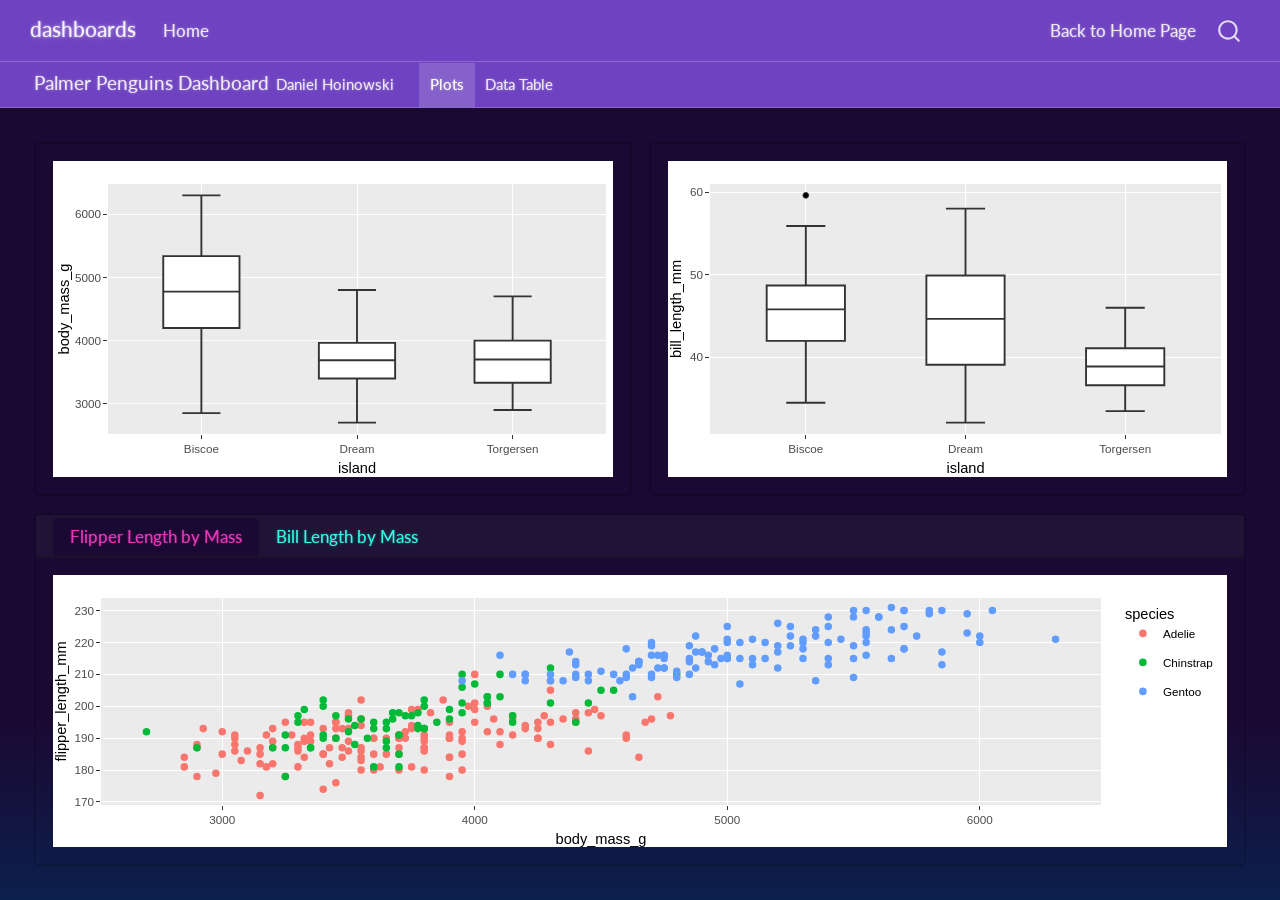
<file: docs/penguins.html>
<!DOCTYPE html>
<html xmlns="http://www.w3.org/1999/xhtml" lang="en" xml:lang="en"><head>

<meta charset="utf-8">
<meta name="generator" content="quarto-1.9.38">

<meta name="viewport" content="width=device-width, initial-scale=1.0, user-scalable=yes">

<meta name="author" content="Daniel Hoinowski">

<title>Palmer Penguins Dashboard – dashboards</title>
<style>
/* Default styles provided by pandoc.
** See https://pandoc.org/MANUAL.html#variables-for-html for config info.
*/
code{white-space: pre-wrap;}
span.smallcaps{font-variant: small-caps;}
div.columns{display: flex; gap: min(4vw, 1.5em);}
div.column{flex: auto; overflow-x: auto;}
div.hanging-indent{margin-left: 1.5em; text-indent: -1.5em;}
ul.task-list{list-style: none;}
ul.task-list li input[type="checkbox"] {
  width: 0.8em;
  margin: 0 0.8em 0.2em -1em; /* quarto-specific, see https://github.com/quarto-dev/quarto-cli/issues/4556 */ 
  vertical-align: middle;
}
</style>


<script src="site_libs/quarto-nav/quarto-nav.js"></script>
<script src="site_libs/quarto-nav/headroom.min.js"></script>
<script src="site_libs/clipboard/clipboard.min.js"></script>
<script src="site_libs/quarto-search/autocomplete.umd.js"></script>
<script src="site_libs/quarto-search/fuse.min.js"></script>
<script src="site_libs/quarto-search/quarto-search.js"></script>
<meta name="quarto:offset" content="./">
<script src="site_libs/quarto-html/quarto.js" type="module"></script>
<script src="site_libs/quarto-html/tabsets/tabsets.js" type="module"></script>
<script src="site_libs/quarto-html/popper.min.js"></script>
<script src="site_libs/quarto-html/tippy.umd.min.js"></script>
<script src="site_libs/quarto-html/anchor.min.js"></script>
<link href="site_libs/quarto-html/tippy.css" rel="stylesheet">
<link href="site_libs/quarto-html/quarto-syntax-highlighting-15634bcf2e68342d4ad2dfa704d543f6.css" rel="stylesheet" class="quarto-color-scheme" id="quarto-text-highlighting-styles">
<link href="site_libs/quarto-html/quarto-syntax-highlighting-dark-0a6b7249c26820e032cb0bd839ff02b1.css" rel="stylesheet" class="quarto-color-scheme quarto-color-alternate" id="quarto-text-highlighting-styles">
<link href="site_libs/quarto-html/quarto-syntax-highlighting-15634bcf2e68342d4ad2dfa704d543f6.css" rel="stylesheet" class="quarto-color-scheme-extra" id="quarto-text-highlighting-styles">
<script src="site_libs/bootstrap/bootstrap.min.js"></script>
<link href="site_libs/bootstrap/bootstrap-icons.css" rel="stylesheet">
<link href="site_libs/bootstrap/bootstrap-27f7e684801d5cfa193ce675023305a6.min.css" rel="stylesheet" append-hash="true" class="quarto-color-scheme" id="quarto-bootstrap" data-mode="dark">
<link href="site_libs/bootstrap/bootstrap-dark-27f7e684801d5cfa193ce675023305a6.min.css" rel="stylesheet" append-hash="true" class="quarto-color-scheme quarto-color-alternate" id="quarto-bootstrap" data-mode="dark">
<link href="site_libs/bootstrap/bootstrap-27f7e684801d5cfa193ce675023305a6.min.css" rel="stylesheet" append-hash="true" class="quarto-color-scheme-extra" id="quarto-bootstrap" data-mode="dark">
<script src="site_libs/quarto-dashboard/quarto-dashboard.js"></script>
<script src="site_libs/quarto-dashboard/stickythead.js"></script>



<script src="site_libs/quarto-dashboard/web-components.js" type="module"></script>
<script src="site_libs/quarto-dashboard/components.js"></script>

<script id="quarto-search-options" type="application/json">{
  "location": "navbar",
  "copy-button": false,
  "collapse-after": 3,
  "panel-placement": "end",
  "type": "overlay",
  "limit": 50,
  "keyboard-shortcut": [
    "f",
    "/",
    "s"
  ],
  "show-item-context": false,
  "language": {
    "search-no-results-text": "No results",
    "search-matching-documents-text": "matching documents",
    "search-copy-link-title": "Copy link to search",
    "search-hide-matches-text": "Hide additional matches",
    "search-more-match-text": "more match in this document",
    "search-more-matches-text": "more matches in this document",
    "search-clear-button-title": "Clear",
    "search-text-placeholder": "",
    "search-detached-cancel-button-title": "Cancel",
    "search-submit-button-title": "Submit",
    "search-label": "Search"
  }
}</script>
<link href="site_libs/htmltools-fill-0.5.9/fill.css" rel="stylesheet">
<script src="site_libs/htmlwidgets-1.6.4/htmlwidgets.js"></script>
<script src="site_libs/plotly-binding-4.12.1/plotly.js"></script>
<script src="site_libs/typedarray-0.1/typedarray.min.js"></script>
<script src="site_libs/jquery-3.5.1/jquery.min.js"></script>
<link href="site_libs/crosstalk-1.2.2/css/crosstalk.min.css" rel="stylesheet">
<script src="site_libs/crosstalk-1.2.2/js/crosstalk.min.js"></script>
<link href="site_libs/plotly-htmlwidgets-css-2.25.2/plotly-htmlwidgets.css" rel="stylesheet">
<script src="site_libs/plotly-main-2.25.2/plotly-latest.min.js"></script>


</head>

<body class="quarto-dashboard nav-fixed dashboard-fill fullcontent quarto-light">


<div id="quarto-search-results"></div>
  <header id="quarto-header" class="headroom fixed-top">
    <nav class="navbar navbar-expand-lg " data-bs-theme="dark">
      <div class="navbar-container container-fluid">
      <div class="navbar-brand-container mx-auto">
    <a class="navbar-brand" href="./index.html">
    <span class="navbar-title">dashboards</span>
    </a>
  </div>
            <div id="quarto-search" class="" title="Search"></div>
          <button class="navbar-toggler" type="button" data-bs-toggle="collapse" data-bs-target="#navbarCollapse" aria-controls="navbarCollapse" role="menu" aria-expanded="false" aria-label="Toggle navigation" onclick="if (window.quartoToggleHeadroom) { window.quartoToggleHeadroom(); }">
  <span class="navbar-toggler-icon"></span>
</button>
          <div class="collapse navbar-collapse" id="navbarCollapse">
            <ul class="navbar-nav navbar-nav-scroll me-auto">
  <li class="nav-item">
    <a class="nav-link" href="./index.html"> 
<span class="menu-text">Home</span></a>
  </li>  
</ul>
            <ul class="navbar-nav navbar-nav-scroll ms-auto">
  <li class="nav-item">
    <a class="nav-link" href="http://dhoinowski3.github.io"> 
<span class="menu-text">Back to Home Page</span></a>
  </li>  
</ul>
          </div> <!-- /navcollapse -->
            <div class="quarto-navbar-tools">
</div>
      </div> <!-- /container-fluid -->
    </nav>
<header id="quarto-dashboard-header">
<nav class="navbar navbar-expand-md slim" data-bs-theme="dark">
  <div class="navbar-container container-fluid">
    <button class="navbar-toggler" type="button" data-bs-toggle="collapse" data-bs-target="#dashboard-collapse" aria-controls="dashboard-collapse" aria-expanded="false" aria-label="Toggle navigation">
      <span class="navbar-toggler-icon"></span>
    </button>    


    <div class="navbar-brand-container">


      <div class="navbar-title">
        <div class="navbar-title-text"><a href="#">Palmer Penguins Dashboard</a></div>
        
        <div class="navbar-author">Daniel Hoinowski</div>
      </div>
    </div>
<div id="dashboard-collapse" class="navbar-collapse collapse"><ul class="navbar-nav navbar-nav-scroll me-auto" role="tablist"><li class="nav-item" role="presentation"><a id="tab-plots" class="nav-link active" data-bs-toggle="tab" role="tab" data-bs-target="#plots" data-scrolling="false" href="#plots" aria-controls="plots" aria-selected="true"><span class="nav-link-text">Plots</span></a></li><li class="nav-item" role="presentation"><a id="tab-data-table" class="nav-link" data-bs-toggle="tab" role="tab" data-bs-target="#data-table" data-scrolling="false" href="#data-table" aria-controls="data-table" aria-selected="false"><span class="nav-link-text">Data Table</span></a></li></ul></div></div>
</nav>
</header></header>
<!-- content -->
<div id="quarto-content" class="quarto-container page-layout-custom page-navbar quarto-dashboard-content bslib-gap-spacing html-fill-container bslib-page-fill quarto-dashboard-pages">
<!-- sidebar -->
<!-- margin-sidebar -->
<!-- main -->

<div class="bslib-grid-item html-fill-item tab-content bslib-grid" data-layout="fill" style="display: grid; grid-template-rows: minmax(3em, 1fr); grid-auto-columns: minmax(0, 1fr);">
<div id="plots" class="dashboard-page tab-pane show active html-fill-item html-fill-container" data-orientation="rows" aria-labelledby="tab-plots">
<div class="html-fill-item html-fill-container bslib-grid" style="display: grid; grid-template-rows: minmax(3em, 1fr) minmax(3em, 1fr); grid-auto-columns: minmax(0, 1fr);">
<div class="html-fill-item html-fill-container bslib-grid" style="display: grid; grid-template-columns: minmax(3em, 1fr) minmax(3em, 1fr);
grid-auto-rows: minmax(0, 1fr);">
<div class="card cell html-fill-item html-fill-container bslib-card" data-bslib-card-init="" data-require-bs-caller="card()" data-full-screen="false">
<div class="card-body html-fill-item html-fill-container">
<div class="cell-output-display html-fill-item html-fill-container">
<div class="plotly html-widget html-fill-item html-fill-container" id="htmlwidget-0e8d6192b4362da1df0f" style="width:100%;height:406px;"></div>
<script type="application/json" data-for="htmlwidget-0e8d6192b4362da1df0f">{"x":{"data":[{"x":[3,3,3,3,3,3,3,3,3,3,3,3,3,3,3,3,3,3,3,3,3,3,3,3,3,3,3,3,3,3,3,3,3,3,3,3,3,3,3,3,3,3,3,3,3,3,3,3,3,3,3,3,1,1,1,1,1,1,1,1,1,1,1,1,1,1,1,1,1,1,1,1,1,1,1,1,1,1,1,1,1,1,1,1,1,1,1,1,1,1,1,1,1,1,1,1,1,1,1,1,1,1,1,1,1,1,1,1,1,1,1,1,1,1,1,1,1,1,1,1,1,1,1,1,1,1,1,1,1,1,1,1,1,1,1,1,1,1,1,1,1,1,1,1,1,1,1,1,1,1,1,1,1,1,1,1,1,1,1,1,1,1,1,1,1,1,1,1,1,1,1,1,1,1,1,1,1,1,1,1,1,1,1,1,1,1,1,1,1,1,1,1,1,1,1,1,1,1,1,1,1,1,1,1,1,1,1,1,1,1,1,1,1,1,1,1,1,1,1,1,2,2,2,2,2,2,2,2,2,2,2,2,2,2,2,2,2,2,2,2,2,2,2,2,2,2,2,2,2,2,2,2,2,2,2,2,2,2,2,2,2,2,2,2,2,2,2,2,2,2,2,2,2,2,2,2,2,2,2,2,2,2,2,2,2,2,2,2,2,2,2,2,2,2,2,2,2,2,2,2,2,2,2,2,2,2,2,2,2,2,2,2,2,2,2,2,2,2,2,2,2,2,2,2,2,2,2,2,2,2,2,2,2,2,2,2,2,2,2,2,2,2,2,2],"y":[3750,3800,3250,null,3450,3650,3625,4675,3475,4250,3300,3700,3200,3800,4400,3700,3450,4500,3325,4200,4150,3700,4250,3700,3900,3550,4000,3200,3050,4450,3600,3900,3550,3275,4300,3050,4000,3325,3500,3350,3325,4700,3800,4200,3050,4000,2900,3775,3450,3875,3150,3500,3800,3950,3400,3600,3550,3200,2850,3750,3150,4400,3600,3800,3800,3450,4050,2900,3700,3550,3800,4600,3200,4275,3900,4075,4050,2850,3950,3350,4100,3150,3950,3825,4650,5850,4200,5850,4150,6300,3500,4300,5700,5000,4400,5050,5000,5100,4100,5650,3725,4725,3075,4250,2925,3550,3750,3900,3175,4775,4350,5350,4500,5700,4450,5700,5400,4550,4800,5200,4400,5150,4650,5550,4400,5000,4900,5050,4300,5000,4800,5350,4200,5300,4400,5650,4700,5700,4650,5800,4600,5550,5250,4700,5050,6050,5150,5400,4950,5250,4750,5950,3950,5700,4300,4750,5550,4900,4200,5400,5100,5300,4850,5300,4750,5650,4850,5200,4925,4875,4450,5550,4850,5600,4975,5500,4725,5500,4700,5500,4700,5550,4750,5000,5100,5200,4700,5800,4600,6000,4925,null,4625,5450,4725,5350,4750,5600,4600,5300,4875,5550,4950,5400,5500,5000,4850,4575,5500,4375,4625,5250,6000,5200,5850,4875,5750,5400,5950,4650,4600,4350,2900,3425,3000,3400,4450,3300,4300,3700,3250,3900,4100,2975,3450,4150,3950,3550,3300,4650,3150,3900,3100,4400,3350,3550,3800,3500,3950,3600,3550,4300,3500,4475,3425,3900,3175,3975,3400,4250,3400,3475,3050,3725,3000,3650,4250,3475,3450,3750,3700,4000,3300,3900,3325,4150,3500,3900,3650,3525,3725,3950,3250,3750,4150,3700,3800,3775,3700,4050,3575,4050,3300,3700,3450,4400,3600,3400,2900,3800,3300,4150,3400,3800,3700,4550,3200,4300,3350,4100,3600,3900,3850,4800,2700,4500,3950,3650,3550,3500,3675,4450,3400,4300,3250,3675,3325,3950,3600,4050,3350,3450,3250,4050,3800,3525,3950,3650,3650,4000,3400,3775,4100,3775],"hoverinfo":"y","type":"box","fillcolor":"rgba(255,255,255,1)","marker":{"opacity":null,"outliercolor":"rgba(0,0,0,1)","line":{"width":1.8897637795275593,"color":"rgba(0,0,0,1)"},"size":5.6692913385826778},"line":{"color":"rgba(51,51,51,1)","width":1.8897637795275593},"showlegend":false,"xaxis":"x","yaxis":"y","frame":null}],"layout":{"margin":{"t":23.305936073059364,"r":7.3059360730593621,"b":37.260273972602747,"l":48.949771689497723},"plot_bgcolor":"rgba(235,235,235,1)","paper_bgcolor":"rgba(255,255,255,1)","font":{"color":"rgba(0,0,0,1)","family":"","size":14.611872146118724},"xaxis":{"domain":[0,1],"automargin":true,"type":"linear","autorange":false,"range":[0.40000000000000002,3.6000000000000001],"tickmode":"array","ticktext":["Biscoe","Dream","Torgersen"],"tickvals":[1,2,3],"categoryorder":"array","categoryarray":["Biscoe","Dream","Torgersen"],"nticks":null,"ticks":"outside","tickcolor":"rgba(51,51,51,1)","ticklen":3.6529680365296811,"tickwidth":0.66417600664176002,"showticklabels":true,"tickfont":{"color":"rgba(77,77,77,1)","family":"","size":11.68949771689498},"tickangle":-0,"showline":false,"linecolor":null,"linewidth":0,"showgrid":true,"gridcolor":"rgba(255,255,255,1)","gridwidth":0.66417600664176002,"zeroline":false,"anchor":"y","title":{"text":"island","font":{"color":"rgba(0,0,0,1)","family":"","size":14.611872146118724}},"hoverformat":".2f"},"yaxis":{"domain":[0,1],"automargin":true,"type":"linear","autorange":false,"range":[2520,6480],"tickmode":"array","ticktext":["3000","4000","5000","6000"],"tickvals":[3000,4000,5000,6000],"categoryorder":"array","categoryarray":["3000","4000","5000","6000"],"nticks":null,"ticks":"outside","tickcolor":"rgba(51,51,51,1)","ticklen":3.6529680365296811,"tickwidth":0.66417600664176002,"showticklabels":true,"tickfont":{"color":"rgba(77,77,77,1)","family":"","size":11.68949771689498},"tickangle":-0,"showline":false,"linecolor":null,"linewidth":0,"showgrid":true,"gridcolor":"rgba(255,255,255,1)","gridwidth":0.66417600664176002,"zeroline":false,"anchor":"x","title":{"text":"body_mass_g","font":{"color":"rgba(0,0,0,1)","family":"","size":14.611872146118724}},"hoverformat":".2f"},"shapes":[],"showlegend":false,"legend":{"bgcolor":"rgba(255,255,255,1)","bordercolor":"transparent","borderwidth":1.8897637795275593,"font":{"color":"rgba(0,0,0,1)","family":"","size":11.68949771689498}},"hovermode":"closest","barmode":"relative"},"config":{"doubleClick":"reset","modeBarButtonsToAdd":["hoverclosest","hovercompare"],"showSendToCloud":false},"source":"A","attrs":{"f30279c37995":{"x":{},"y":{},"type":"box"}},"cur_data":"f30279c37995","visdat":{"f30279c37995":["function (y) ","x"]},"highlight":{"on":"plotly_click","persistent":false,"dynamic":false,"selectize":false,"opacityDim":0.20000000000000001,"selected":{"opacity":1},"debounce":0},"shinyEvents":["plotly_hover","plotly_click","plotly_selected","plotly_relayout","plotly_brushed","plotly_brushing","plotly_clickannotation","plotly_doubleclick","plotly_deselect","plotly_afterplot","plotly_sunburstclick"],"base_url":"https://plot.ly"},"evals":[],"jsHooks":[]}</script>
</div>
</div>
<bslib-tooltip placement="auto" bsoptions="[]" data-require-bs-version="5" data-require-bs-caller="tooltip()">
    <template>Expand</template>
    <span class="bslib-full-screen-enter badge rounded-pill">
        <svg xmlns="http://www.w3.org/2000/svg" viewbox="0 0 24 24" style="height:1em;width:1em;" aria-hidden="true" role="img"><path d="M20 5C20 4.4 19.6 4 19 4H13C12.4 4 12 3.6 12 3C12 2.4 12.4 2 13 2H21C21.6 2 22 2.4 22 3V11C22 11.6 21.6 12 21 12C20.4 12 20 11.6 20 11V5ZM4 19C4 19.6 4.4 20 5 20H11C11.6 20 12 20.4 12 21C12 21.6 11.6 22 11 22H3C2.4 22 2 21.6 2 21V13C2 12.4 2.4 12 3 12C3.6 12 4 12.4 4 13V19Z"></path></svg>
    </span>
</bslib-tooltip><script data-bslib-card-init="">bslib.Card.initializeAllCards();</script></div><div class="card cell html-fill-item html-fill-container bslib-card" data-bslib-card-init="" data-require-bs-caller="card()" data-full-screen="false">
<div class="card-body html-fill-item html-fill-container">
<div class="cell-output-display html-fill-item html-fill-container">
<div class="plotly html-widget html-fill-item html-fill-container" id="htmlwidget-797f9e8d065308638b2e" style="width:100%;height:406px;"></div>
<script type="application/json" data-for="htmlwidget-797f9e8d065308638b2e">{"x":{"data":[{"x":[3,3,3,3,3,3,3,3,3,3,3,3,3,3,3,3,3,3,3,3,3,3,3,3,3,3,3,3,3,3,3,3,3,3,3,3,3,3,3,3,3,3,3,3,3,3,3,3,3,3,3,3,1,1,1,1,1,1,1,1,1,1,1,1,1,1,1,1,1,1,1,1,1,1,1,1,1,1,1,1,1,1,1,1,1,1,1,1,1,1,1,1,1,1,1,1,1,1,1,1,1,1,1,1,1,1,1,1,1,1,1,1,1,1,1,1,1,1,1,1,1,1,1,1,1,1,1,1,1,1,1,1,1,1,1,1,1,1,1,1,1,1,1,1,1,1,1,1,1,1,1,1,1,1,1,1,1,1,1,1,1,1,1,1,1,1,1,1,1,1,1,1,1,1,1,1,1,1,1,1,1,1,1,1,1,1,1,1,1,1,1,1,1,1,1,1,1,1,1,1,1,1,1,1,1,1,1,1,1,1,1,1,1,1,1,1,1,1,1,1,2,2,2,2,2,2,2,2,2,2,2,2,2,2,2,2,2,2,2,2,2,2,2,2,2,2,2,2,2,2,2,2,2,2,2,2,2,2,2,2,2,2,2,2,2,2,2,2,2,2,2,2,2,2,2,2,2,2,2,2,2,2,2,2,2,2,2,2,2,2,2,2,2,2,2,2,2,2,2,2,2,2,2,2,2,2,2,2,2,2,2,2,2,2,2,2,2,2,2,2,2,2,2,2,2,2,2,2,2,2,2,2,2,2,2,2,2,2,2,2,2,2,2,2],"y":[39.100000000000001,39.5,40.299999999999997,null,36.700000000000003,39.299999999999997,38.899999999999999,39.200000000000003,34.100000000000001,42,37.799999999999997,37.799999999999997,41.100000000000001,38.600000000000001,34.600000000000001,36.600000000000001,38.700000000000003,42.5,34.399999999999999,46,45.799999999999997,35.5,42.799999999999997,40.899999999999999,37.200000000000003,36.200000000000003,42.100000000000001,34.600000000000001,35.899999999999999,41.799999999999997,33.5,39.700000000000003,39.600000000000001,38.799999999999997,41.5,39,44.100000000000001,38.5,43.100000000000001,35.700000000000003,41.100000000000001,42.899999999999999,36.700000000000003,35.100000000000001,35.200000000000003,40.600000000000001,38.600000000000001,37.299999999999997,40.200000000000003,41.399999999999999,36.200000000000003,37.700000000000003,35.899999999999999,38.200000000000003,37.799999999999997,37.700000000000003,40.600000000000001,40.5,36.5,37.600000000000001,35.700000000000003,41.299999999999997,37.600000000000001,38.799999999999997,35.299999999999997,35,42,34.5,41.399999999999999,39,40.600000000000001,45.600000000000001,39.700000000000003,42.200000000000003,39.600000000000001,42.700000000000003,41.100000000000001,36.399999999999999,41.600000000000001,35.5,41.100000000000001,37.899999999999999,40.5,38.100000000000001,45.5,48.399999999999999,45.799999999999997,49.299999999999997,42,49.200000000000003,39.600000000000001,40.100000000000001,50.200000000000003,45.100000000000001,46.5,46.299999999999997,42.899999999999999,46.100000000000001,44.5,47.799999999999997,35,41,37.700000000000003,37.799999999999997,37.899999999999999,39.700000000000003,38.600000000000001,38.200000000000003,38.100000000000001,43.200000000000003,44,48.700000000000003,46.100000000000001,50,48.700000000000003,50,47.600000000000001,46.5,45.399999999999999,46.700000000000003,43.299999999999997,46.799999999999997,40.899999999999999,49,45.100000000000001,50.100000000000001,46.5,45,43.799999999999997,45.5,46.200000000000003,48.700000000000003,45.299999999999997,46.200000000000003,45.700000000000003,54.299999999999997,45.799999999999997,49.799999999999997,46.200000000000003,49.5,48.200000000000003,50,47.299999999999997,42.799999999999997,45.100000000000001,59.600000000000001,49.100000000000001,48.399999999999999,42.600000000000001,44.399999999999999,45.200000000000003,45.200000000000003,42.700000000000003,49.600000000000001,45.299999999999997,49.600000000000001,50.5,43.600000000000001,45.5,50.5,44.899999999999999,45.200000000000003,46.600000000000001,48.5,45.5,49.5,44.5,50.799999999999997,49.399999999999999,46.899999999999999,43.200000000000003,50.399999999999999,48.5,55.899999999999999,47.200000000000003,49.100000000000001,47.299999999999997,46.799999999999997,41.700000000000003,53.399999999999999,43.5,50.700000000000003,47.700000000000003,46.399999999999999,48.200000000000003,46.5,46.399999999999999,48.600000000000001,47.5,51.100000000000001,47.200000000000003,null,49.100000000000001,52.5,47.399999999999999,50,44.899999999999999,50.799999999999997,43.399999999999999,51.299999999999997,47.5,52.100000000000001,47.5,52.200000000000003,48.100000000000001,50.5,46.799999999999997,43.299999999999997,51.5,46.200000000000003,48.399999999999999,51.100000000000001,48.799999999999997,45.200000000000003,55.100000000000001,44.5,50.399999999999999,49.899999999999999,49.799999999999997,43.5,39.600000000000001,40.299999999999997,33.100000000000001,41.100000000000001,37,34,39.600000000000001,36.200000000000003,40.799999999999997,38.100000000000001,39.5,37.200000000000003,43.200000000000003,37.5,36,42.299999999999997,38.799999999999997,42.200000000000003,37.600000000000001,39.799999999999997,36.5,40.799999999999997,36,44.100000000000001,37.299999999999997,41.299999999999997,36.299999999999997,36.899999999999999,38.299999999999997,38.899999999999999,35.700000000000003,41.100000000000001,36.799999999999997,37.5,38.100000000000001,41.100000000000001,35.600000000000001,40.200000000000003,37,39.700000000000003,40.200000000000003,40.600000000000001,32.100000000000001,40.700000000000003,37.299999999999997,39,39.200000000000003,36.600000000000001,36,37.799999999999997,36,41.5,39.5,40.899999999999999,36.399999999999999,39.200000000000003,46.5,50,51.299999999999997,45.399999999999999,52.700000000000003,45.200000000000003,46.100000000000001,51.299999999999997,46,51.299999999999997,46.600000000000001,51.700000000000003,47,52,45.899999999999999,50.5,50.299999999999997,58,46.399999999999999,49.200000000000003,42.399999999999999,48.5,43.200000000000003,50.600000000000001,46.700000000000003,52,50.5,49.5,46.399999999999999,52.799999999999997,40.899999999999999,54.200000000000003,42.5,51,49.700000000000003,47.5,47.600000000000001,52,46.899999999999999,53.5,49,46.200000000000003,50.899999999999999,45.5,50.899999999999999,50.799999999999997,50.100000000000001,49,51.5,49.799999999999997,48.100000000000001,51.399999999999999,45.700000000000003,50.700000000000003,42.5,52.200000000000003,45.200000000000003,49.299999999999997,50.200000000000003,45.600000000000001,51.899999999999999,46.799999999999997,45.700000000000003,55.799999999999997,43.5,49.600000000000001,50.799999999999997,50.200000000000003],"hoverinfo":"y","type":"box","fillcolor":"rgba(255,255,255,1)","marker":{"opacity":null,"outliercolor":"rgba(0,0,0,1)","line":{"width":1.8897637795275593,"color":"rgba(0,0,0,1)"},"size":5.6692913385826778},"line":{"color":"rgba(51,51,51,1)","width":1.8897637795275593},"showlegend":false,"xaxis":"x","yaxis":"y","frame":null}],"layout":{"margin":{"t":23.305936073059364,"r":7.3059360730593621,"b":37.260273972602747,"l":37.260273972602747},"plot_bgcolor":"rgba(235,235,235,1)","paper_bgcolor":"rgba(255,255,255,1)","font":{"color":"rgba(0,0,0,1)","family":"","size":14.611872146118724},"xaxis":{"domain":[0,1],"automargin":true,"type":"linear","autorange":false,"range":[0.40000000000000002,3.6000000000000001],"tickmode":"array","ticktext":["Biscoe","Dream","Torgersen"],"tickvals":[1,2,3],"categoryorder":"array","categoryarray":["Biscoe","Dream","Torgersen"],"nticks":null,"ticks":"outside","tickcolor":"rgba(51,51,51,1)","ticklen":3.6529680365296811,"tickwidth":0.66417600664176002,"showticklabels":true,"tickfont":{"color":"rgba(77,77,77,1)","family":"","size":11.68949771689498},"tickangle":-0,"showline":false,"linecolor":null,"linewidth":0,"showgrid":true,"gridcolor":"rgba(255,255,255,1)","gridwidth":0.66417600664176002,"zeroline":false,"anchor":"y","title":{"text":"island","font":{"color":"rgba(0,0,0,1)","family":"","size":14.611872146118724}},"hoverformat":".2f"},"yaxis":{"domain":[0,1],"automargin":true,"type":"linear","autorange":false,"range":[30.725000000000001,60.975000000000001],"tickmode":"array","ticktext":["40","50","60"],"tickvals":[40,50,60],"categoryorder":"array","categoryarray":["40","50","60"],"nticks":null,"ticks":"outside","tickcolor":"rgba(51,51,51,1)","ticklen":3.6529680365296811,"tickwidth":0.66417600664176002,"showticklabels":true,"tickfont":{"color":"rgba(77,77,77,1)","family":"","size":11.68949771689498},"tickangle":-0,"showline":false,"linecolor":null,"linewidth":0,"showgrid":true,"gridcolor":"rgba(255,255,255,1)","gridwidth":0.66417600664176002,"zeroline":false,"anchor":"x","title":{"text":"bill_length_mm","font":{"color":"rgba(0,0,0,1)","family":"","size":14.611872146118724}},"hoverformat":".2f"},"shapes":[],"showlegend":false,"legend":{"bgcolor":"rgba(255,255,255,1)","bordercolor":"transparent","borderwidth":1.8897637795275593,"font":{"color":"rgba(0,0,0,1)","family":"","size":11.68949771689498}},"hovermode":"closest","barmode":"relative"},"config":{"doubleClick":"reset","modeBarButtonsToAdd":["hoverclosest","hovercompare"],"showSendToCloud":false},"source":"A","attrs":{"f3022b9164a7":{"x":{},"y":{},"type":"box"}},"cur_data":"f3022b9164a7","visdat":{"f3022b9164a7":["function (y) ","x"]},"highlight":{"on":"plotly_click","persistent":false,"dynamic":false,"selectize":false,"opacityDim":0.20000000000000001,"selected":{"opacity":1},"debounce":0},"shinyEvents":["plotly_hover","plotly_click","plotly_selected","plotly_relayout","plotly_brushed","plotly_brushing","plotly_clickannotation","plotly_doubleclick","plotly_deselect","plotly_afterplot","plotly_sunburstclick"],"base_url":"https://plot.ly"},"evals":[],"jsHooks":[]}</script>
</div>
</div>
<bslib-tooltip placement="auto" bsoptions="[]" data-require-bs-version="5" data-require-bs-caller="tooltip()">
    <template>Expand</template>
    <span class="bslib-full-screen-enter badge rounded-pill">
        <svg xmlns="http://www.w3.org/2000/svg" viewbox="0 0 24 24" style="height:1em;width:1em;" aria-hidden="true" role="img"><path d="M20 5C20 4.4 19.6 4 19 4H13C12.4 4 12 3.6 12 3C12 2.4 12.4 2 13 2H21C21.6 2 22 2.4 22 3V11C22 11.6 21.6 12 21 12C20.4 12 20 11.6 20 11V5ZM4 19C4 19.6 4.4 20 5 20H11C11.6 20 12 20.4 12 21C12 21.6 11.6 22 11 22H3C2.4 22 2 21.6 2 21V13C2 12.4 2.4 12 3 12C3.6 12 4 12.4 4 13V19Z"></path></svg>
    </span>
</bslib-tooltip><script data-bslib-card-init="">bslib.Card.initializeAllCards();</script></div>
</div>
<div class="card tabset html-fill-item html-fill-container bslib-card" data-bslib-card-init="" data-require-bs-caller="card()" data-full-screen="false">
<div class="card-header dashboard-card-no-title bslib-navs-card-title">

<ul class="nav nav-tabs card-header-tabs" role="tablist" data-tabsetid="card-tabset-3"><li class="nav-item" role="presentation"><a href="#card-tabset-3-1" role="tab" data-toggle="tab" data-bs-toggle="tab" data-value="Flipper Length by Mass" aria-selected="true" class="nav-link active">Flipper Length by Mass</a></li><li class="nav-item" role="presentation"><a href="#card-tabset-3-2" role="tab" data-toggle="tab" data-bs-toggle="tab" data-value="Bill Length by Mass" aria-selected="false" class="nav-link">Bill Length by Mass</a></li></ul></div>


<div class="tab-content html-fill-item html-fill-container" data-tabset-id="card-tabset-3"><div class="tab-pane active show html-fill-item html-fill-container" role="tabpanel" id="card-tabset-3-1"><div class="card-body html-fill-item html-fill-container" data-title="Flipper Length by Mass">
<div class="cell-output-display html-fill-item html-fill-container">
<div class="plotly html-widget html-fill-item html-fill-container" id="htmlwidget-90117103e7c78d158d6c" style="width:100%;height:406px;"></div>
<script type="application/json" data-for="htmlwidget-90117103e7c78d158d6c">{"x":{"data":[{"x":[3750,3800,3250,null,3450,3650,3625,4675,3475,4250,3300,3700,3200,3800,4400,3700,3450,4500,3325,4200,3400,3600,3800,3950,3800,3800,3550,3200,3150,3950,3250,3900,3300,3900,3325,4150,3950,3550,3300,4650,3150,3900,3100,4400,3000,4600,3425,2975,3450,4150,3500,4300,3450,4050,2900,3700,3550,3800,2850,3750,3150,4400,3600,4050,2850,3950,3350,4100,3050,4450,3600,3900,3550,4150,3700,4250,3700,3900,3550,4000,3200,4700,3800,4200,3350,3550,3800,3500,3950,3600,3550,4300,3400,4450,3300,4300,3700,4350,2900,4100,3725,4725,3075,4250,2925,3550,3750,3900,3175,4775,3825,4600,3200,4275,3900,4075,2900,3775,3350,3325,3150,3500,3450,3875,3050,4000,3275,4300,3050,4000,3325,3500,3500,4475,3425,3900,3175,3975,3400,4250,3400,3475,3050,3725,3000,3650,4250,3475,3450,3750,3700,4000],"y":[181,186,195,null,193,190,181,195,193,190,186,180,182,191,198,185,195,197,184,194,174,180,189,185,180,187,183,187,172,180,178,178,188,184,195,196,190,180,181,184,182,195,186,196,185,190,182,179,190,191,186,188,190,200,187,191,186,193,181,194,185,195,185,192,184,192,195,188,190,198,190,190,196,197,190,195,191,184,187,195,189,196,187,193,191,194,190,189,189,190,202,205,185,186,187,208,190,196,178,192,192,203,183,190,193,184,199,190,181,197,198,191,193,197,191,196,188,199,189,189,187,198,176,202,186,199,191,195,191,210,190,197,193,199,187,190,191,200,185,193,193,187,188,190,192,185,190,184,195,193,187,201],"text":["body_mass_g: 3750<br />flipper_length_mm: 181<br />species: Adelie","body_mass_g: 3800<br />flipper_length_mm: 186<br />species: Adelie","body_mass_g: 3250<br />flipper_length_mm: 195<br />species: Adelie","body_mass_g:   NA<br />flipper_length_mm:  NA<br />species: Adelie","body_mass_g: 3450<br />flipper_length_mm: 193<br />species: Adelie","body_mass_g: 3650<br />flipper_length_mm: 190<br />species: Adelie","body_mass_g: 3625<br />flipper_length_mm: 181<br />species: Adelie","body_mass_g: 4675<br />flipper_length_mm: 195<br />species: Adelie","body_mass_g: 3475<br />flipper_length_mm: 193<br />species: Adelie","body_mass_g: 4250<br />flipper_length_mm: 190<br />species: Adelie","body_mass_g: 3300<br />flipper_length_mm: 186<br />species: Adelie","body_mass_g: 3700<br />flipper_length_mm: 180<br />species: Adelie","body_mass_g: 3200<br />flipper_length_mm: 182<br />species: Adelie","body_mass_g: 3800<br />flipper_length_mm: 191<br />species: Adelie","body_mass_g: 4400<br />flipper_length_mm: 198<br />species: Adelie","body_mass_g: 3700<br />flipper_length_mm: 185<br />species: Adelie","body_mass_g: 3450<br />flipper_length_mm: 195<br />species: Adelie","body_mass_g: 4500<br />flipper_length_mm: 197<br />species: Adelie","body_mass_g: 3325<br />flipper_length_mm: 184<br />species: Adelie","body_mass_g: 4200<br />flipper_length_mm: 194<br />species: Adelie","body_mass_g: 3400<br />flipper_length_mm: 174<br />species: Adelie","body_mass_g: 3600<br />flipper_length_mm: 180<br />species: Adelie","body_mass_g: 3800<br />flipper_length_mm: 189<br />species: Adelie","body_mass_g: 3950<br />flipper_length_mm: 185<br />species: Adelie","body_mass_g: 3800<br />flipper_length_mm: 180<br />species: Adelie","body_mass_g: 3800<br />flipper_length_mm: 187<br />species: Adelie","body_mass_g: 3550<br />flipper_length_mm: 183<br />species: Adelie","body_mass_g: 3200<br />flipper_length_mm: 187<br />species: Adelie","body_mass_g: 3150<br />flipper_length_mm: 172<br />species: Adelie","body_mass_g: 3950<br />flipper_length_mm: 180<br />species: Adelie","body_mass_g: 3250<br />flipper_length_mm: 178<br />species: Adelie","body_mass_g: 3900<br />flipper_length_mm: 178<br />species: Adelie","body_mass_g: 3300<br />flipper_length_mm: 188<br />species: Adelie","body_mass_g: 3900<br />flipper_length_mm: 184<br />species: Adelie","body_mass_g: 3325<br />flipper_length_mm: 195<br />species: Adelie","body_mass_g: 4150<br />flipper_length_mm: 196<br />species: Adelie","body_mass_g: 3950<br />flipper_length_mm: 190<br />species: Adelie","body_mass_g: 3550<br />flipper_length_mm: 180<br />species: Adelie","body_mass_g: 3300<br />flipper_length_mm: 181<br />species: Adelie","body_mass_g: 4650<br />flipper_length_mm: 184<br />species: Adelie","body_mass_g: 3150<br />flipper_length_mm: 182<br />species: Adelie","body_mass_g: 3900<br />flipper_length_mm: 195<br />species: Adelie","body_mass_g: 3100<br />flipper_length_mm: 186<br />species: Adelie","body_mass_g: 4400<br />flipper_length_mm: 196<br />species: Adelie","body_mass_g: 3000<br />flipper_length_mm: 185<br />species: Adelie","body_mass_g: 4600<br />flipper_length_mm: 190<br />species: Adelie","body_mass_g: 3425<br />flipper_length_mm: 182<br />species: Adelie","body_mass_g: 2975<br />flipper_length_mm: 179<br />species: Adelie","body_mass_g: 3450<br />flipper_length_mm: 190<br />species: Adelie","body_mass_g: 4150<br />flipper_length_mm: 191<br />species: Adelie","body_mass_g: 3500<br />flipper_length_mm: 186<br />species: Adelie","body_mass_g: 4300<br />flipper_length_mm: 188<br />species: Adelie","body_mass_g: 3450<br />flipper_length_mm: 190<br />species: Adelie","body_mass_g: 4050<br />flipper_length_mm: 200<br />species: Adelie","body_mass_g: 2900<br />flipper_length_mm: 187<br />species: Adelie","body_mass_g: 3700<br />flipper_length_mm: 191<br />species: Adelie","body_mass_g: 3550<br />flipper_length_mm: 186<br />species: Adelie","body_mass_g: 3800<br />flipper_length_mm: 193<br />species: Adelie","body_mass_g: 2850<br />flipper_length_mm: 181<br />species: Adelie","body_mass_g: 3750<br />flipper_length_mm: 194<br />species: Adelie","body_mass_g: 3150<br />flipper_length_mm: 185<br />species: Adelie","body_mass_g: 4400<br />flipper_length_mm: 195<br />species: Adelie","body_mass_g: 3600<br />flipper_length_mm: 185<br />species: Adelie","body_mass_g: 4050<br />flipper_length_mm: 192<br />species: Adelie","body_mass_g: 2850<br />flipper_length_mm: 184<br />species: Adelie","body_mass_g: 3950<br />flipper_length_mm: 192<br />species: Adelie","body_mass_g: 3350<br />flipper_length_mm: 195<br />species: Adelie","body_mass_g: 4100<br />flipper_length_mm: 188<br />species: Adelie","body_mass_g: 3050<br />flipper_length_mm: 190<br />species: Adelie","body_mass_g: 4450<br />flipper_length_mm: 198<br />species: Adelie","body_mass_g: 3600<br />flipper_length_mm: 190<br />species: Adelie","body_mass_g: 3900<br />flipper_length_mm: 190<br />species: Adelie","body_mass_g: 3550<br />flipper_length_mm: 196<br />species: Adelie","body_mass_g: 4150<br />flipper_length_mm: 197<br />species: Adelie","body_mass_g: 3700<br />flipper_length_mm: 190<br />species: Adelie","body_mass_g: 4250<br />flipper_length_mm: 195<br />species: Adelie","body_mass_g: 3700<br />flipper_length_mm: 191<br />species: Adelie","body_mass_g: 3900<br />flipper_length_mm: 184<br />species: Adelie","body_mass_g: 3550<br />flipper_length_mm: 187<br />species: Adelie","body_mass_g: 4000<br />flipper_length_mm: 195<br />species: Adelie","body_mass_g: 3200<br />flipper_length_mm: 189<br />species: Adelie","body_mass_g: 4700<br />flipper_length_mm: 196<br />species: Adelie","body_mass_g: 3800<br />flipper_length_mm: 187<br />species: Adelie","body_mass_g: 4200<br />flipper_length_mm: 193<br />species: Adelie","body_mass_g: 3350<br />flipper_length_mm: 191<br />species: Adelie","body_mass_g: 3550<br />flipper_length_mm: 194<br />species: Adelie","body_mass_g: 3800<br />flipper_length_mm: 190<br />species: Adelie","body_mass_g: 3500<br />flipper_length_mm: 189<br />species: Adelie","body_mass_g: 3950<br />flipper_length_mm: 189<br />species: Adelie","body_mass_g: 3600<br />flipper_length_mm: 190<br />species: Adelie","body_mass_g: 3550<br />flipper_length_mm: 202<br />species: Adelie","body_mass_g: 4300<br />flipper_length_mm: 205<br />species: Adelie","body_mass_g: 3400<br />flipper_length_mm: 185<br />species: Adelie","body_mass_g: 4450<br />flipper_length_mm: 186<br />species: Adelie","body_mass_g: 3300<br />flipper_length_mm: 187<br />species: Adelie","body_mass_g: 4300<br />flipper_length_mm: 208<br />species: Adelie","body_mass_g: 3700<br />flipper_length_mm: 190<br />species: Adelie","body_mass_g: 4350<br />flipper_length_mm: 196<br />species: Adelie","body_mass_g: 2900<br />flipper_length_mm: 178<br />species: Adelie","body_mass_g: 4100<br />flipper_length_mm: 192<br />species: Adelie","body_mass_g: 3725<br />flipper_length_mm: 192<br />species: Adelie","body_mass_g: 4725<br />flipper_length_mm: 203<br />species: Adelie","body_mass_g: 3075<br />flipper_length_mm: 183<br />species: Adelie","body_mass_g: 4250<br />flipper_length_mm: 190<br />species: Adelie","body_mass_g: 2925<br />flipper_length_mm: 193<br />species: Adelie","body_mass_g: 3550<br />flipper_length_mm: 184<br />species: Adelie","body_mass_g: 3750<br />flipper_length_mm: 199<br />species: Adelie","body_mass_g: 3900<br />flipper_length_mm: 190<br />species: Adelie","body_mass_g: 3175<br />flipper_length_mm: 181<br />species: Adelie","body_mass_g: 4775<br />flipper_length_mm: 197<br />species: Adelie","body_mass_g: 3825<br />flipper_length_mm: 198<br />species: Adelie","body_mass_g: 4600<br />flipper_length_mm: 191<br />species: Adelie","body_mass_g: 3200<br />flipper_length_mm: 193<br />species: Adelie","body_mass_g: 4275<br />flipper_length_mm: 197<br />species: Adelie","body_mass_g: 3900<br />flipper_length_mm: 191<br />species: Adelie","body_mass_g: 4075<br />flipper_length_mm: 196<br />species: Adelie","body_mass_g: 2900<br />flipper_length_mm: 188<br />species: Adelie","body_mass_g: 3775<br />flipper_length_mm: 199<br />species: Adelie","body_mass_g: 3350<br />flipper_length_mm: 189<br />species: Adelie","body_mass_g: 3325<br />flipper_length_mm: 189<br />species: Adelie","body_mass_g: 3150<br />flipper_length_mm: 187<br />species: Adelie","body_mass_g: 3500<br />flipper_length_mm: 198<br />species: Adelie","body_mass_g: 3450<br />flipper_length_mm: 176<br />species: Adelie","body_mass_g: 3875<br />flipper_length_mm: 202<br />species: Adelie","body_mass_g: 3050<br />flipper_length_mm: 186<br />species: Adelie","body_mass_g: 4000<br />flipper_length_mm: 199<br />species: Adelie","body_mass_g: 3275<br />flipper_length_mm: 191<br />species: Adelie","body_mass_g: 4300<br />flipper_length_mm: 195<br />species: Adelie","body_mass_g: 3050<br />flipper_length_mm: 191<br />species: Adelie","body_mass_g: 4000<br />flipper_length_mm: 210<br />species: Adelie","body_mass_g: 3325<br />flipper_length_mm: 190<br />species: Adelie","body_mass_g: 3500<br />flipper_length_mm: 197<br />species: Adelie","body_mass_g: 3500<br />flipper_length_mm: 193<br />species: Adelie","body_mass_g: 4475<br />flipper_length_mm: 199<br />species: Adelie","body_mass_g: 3425<br />flipper_length_mm: 187<br />species: Adelie","body_mass_g: 3900<br />flipper_length_mm: 190<br />species: Adelie","body_mass_g: 3175<br />flipper_length_mm: 191<br />species: Adelie","body_mass_g: 3975<br />flipper_length_mm: 200<br />species: Adelie","body_mass_g: 3400<br />flipper_length_mm: 185<br />species: Adelie","body_mass_g: 4250<br />flipper_length_mm: 193<br />species: Adelie","body_mass_g: 3400<br />flipper_length_mm: 193<br />species: Adelie","body_mass_g: 3475<br />flipper_length_mm: 187<br />species: Adelie","body_mass_g: 3050<br />flipper_length_mm: 188<br />species: Adelie","body_mass_g: 3725<br />flipper_length_mm: 190<br />species: Adelie","body_mass_g: 3000<br />flipper_length_mm: 192<br />species: Adelie","body_mass_g: 3650<br />flipper_length_mm: 185<br />species: Adelie","body_mass_g: 4250<br />flipper_length_mm: 190<br />species: Adelie","body_mass_g: 3475<br />flipper_length_mm: 184<br />species: Adelie","body_mass_g: 3450<br />flipper_length_mm: 195<br />species: Adelie","body_mass_g: 3750<br />flipper_length_mm: 193<br />species: Adelie","body_mass_g: 3700<br />flipper_length_mm: 187<br />species: Adelie","body_mass_g: 4000<br />flipper_length_mm: 201<br />species: Adelie"],"type":"scatter","mode":"markers","marker":{"autocolorscale":false,"color":"rgba(248,118,109,1)","opacity":1,"size":5.6692913385826778,"symbol":"circle","line":{"width":1.8897637795275593,"color":"rgba(248,118,109,1)"}},"hoveron":"points","name":"Adelie","legendgroup":"Adelie","showlegend":true,"xaxis":"x","yaxis":"y","hoverinfo":"text","frame":null},{"x":[3500,3900,3650,3525,3725,3950,3250,3750,4150,3700,3800,3775,3700,4050,3575,4050,3300,3700,3450,4400,3600,3400,2900,3800,3300,4150,3400,3800,3700,4550,3200,4300,3350,4100,3600,3900,3850,4800,2700,4500,3950,3650,3550,3500,3675,4450,3400,4300,3250,3675,3325,3950,3600,4050,3350,3450,3250,4050,3800,3525,3950,3650,3650,4000,3400,3775,4100,3775],"y":[192,196,193,188,197,198,178,197,195,198,193,194,185,201,190,201,197,181,190,195,181,191,187,193,195,197,200,200,191,205,187,201,187,203,195,199,195,210,192,205,210,187,196,196,196,201,190,212,187,198,199,201,193,203,187,197,191,203,202,194,206,189,195,207,202,193,210,198],"text":["body_mass_g: 3500<br />flipper_length_mm: 192<br />species: Chinstrap","body_mass_g: 3900<br />flipper_length_mm: 196<br />species: Chinstrap","body_mass_g: 3650<br />flipper_length_mm: 193<br />species: Chinstrap","body_mass_g: 3525<br />flipper_length_mm: 188<br />species: Chinstrap","body_mass_g: 3725<br />flipper_length_mm: 197<br />species: Chinstrap","body_mass_g: 3950<br />flipper_length_mm: 198<br />species: Chinstrap","body_mass_g: 3250<br />flipper_length_mm: 178<br />species: Chinstrap","body_mass_g: 3750<br />flipper_length_mm: 197<br />species: Chinstrap","body_mass_g: 4150<br />flipper_length_mm: 195<br />species: Chinstrap","body_mass_g: 3700<br />flipper_length_mm: 198<br />species: Chinstrap","body_mass_g: 3800<br />flipper_length_mm: 193<br />species: Chinstrap","body_mass_g: 3775<br />flipper_length_mm: 194<br />species: Chinstrap","body_mass_g: 3700<br />flipper_length_mm: 185<br />species: Chinstrap","body_mass_g: 4050<br />flipper_length_mm: 201<br />species: Chinstrap","body_mass_g: 3575<br />flipper_length_mm: 190<br />species: Chinstrap","body_mass_g: 4050<br />flipper_length_mm: 201<br />species: Chinstrap","body_mass_g: 3300<br />flipper_length_mm: 197<br />species: Chinstrap","body_mass_g: 3700<br />flipper_length_mm: 181<br />species: Chinstrap","body_mass_g: 3450<br />flipper_length_mm: 190<br />species: Chinstrap","body_mass_g: 4400<br />flipper_length_mm: 195<br />species: Chinstrap","body_mass_g: 3600<br />flipper_length_mm: 181<br />species: Chinstrap","body_mass_g: 3400<br />flipper_length_mm: 191<br />species: Chinstrap","body_mass_g: 2900<br />flipper_length_mm: 187<br />species: Chinstrap","body_mass_g: 3800<br />flipper_length_mm: 193<br />species: Chinstrap","body_mass_g: 3300<br />flipper_length_mm: 195<br />species: Chinstrap","body_mass_g: 4150<br />flipper_length_mm: 197<br />species: Chinstrap","body_mass_g: 3400<br />flipper_length_mm: 200<br />species: Chinstrap","body_mass_g: 3800<br />flipper_length_mm: 200<br />species: Chinstrap","body_mass_g: 3700<br />flipper_length_mm: 191<br />species: Chinstrap","body_mass_g: 4550<br />flipper_length_mm: 205<br />species: Chinstrap","body_mass_g: 3200<br />flipper_length_mm: 187<br />species: Chinstrap","body_mass_g: 4300<br />flipper_length_mm: 201<br />species: Chinstrap","body_mass_g: 3350<br />flipper_length_mm: 187<br />species: Chinstrap","body_mass_g: 4100<br />flipper_length_mm: 203<br />species: Chinstrap","body_mass_g: 3600<br />flipper_length_mm: 195<br />species: Chinstrap","body_mass_g: 3900<br />flipper_length_mm: 199<br />species: Chinstrap","body_mass_g: 3850<br />flipper_length_mm: 195<br />species: Chinstrap","body_mass_g: 4800<br />flipper_length_mm: 210<br />species: Chinstrap","body_mass_g: 2700<br />flipper_length_mm: 192<br />species: Chinstrap","body_mass_g: 4500<br />flipper_length_mm: 205<br />species: Chinstrap","body_mass_g: 3950<br />flipper_length_mm: 210<br />species: Chinstrap","body_mass_g: 3650<br />flipper_length_mm: 187<br />species: Chinstrap","body_mass_g: 3550<br />flipper_length_mm: 196<br />species: Chinstrap","body_mass_g: 3500<br />flipper_length_mm: 196<br />species: Chinstrap","body_mass_g: 3675<br />flipper_length_mm: 196<br />species: Chinstrap","body_mass_g: 4450<br />flipper_length_mm: 201<br />species: Chinstrap","body_mass_g: 3400<br />flipper_length_mm: 190<br />species: Chinstrap","body_mass_g: 4300<br />flipper_length_mm: 212<br />species: Chinstrap","body_mass_g: 3250<br />flipper_length_mm: 187<br />species: Chinstrap","body_mass_g: 3675<br />flipper_length_mm: 198<br />species: Chinstrap","body_mass_g: 3325<br />flipper_length_mm: 199<br />species: Chinstrap","body_mass_g: 3950<br />flipper_length_mm: 201<br />species: Chinstrap","body_mass_g: 3600<br />flipper_length_mm: 193<br />species: Chinstrap","body_mass_g: 4050<br />flipper_length_mm: 203<br />species: Chinstrap","body_mass_g: 3350<br />flipper_length_mm: 187<br />species: Chinstrap","body_mass_g: 3450<br />flipper_length_mm: 197<br />species: Chinstrap","body_mass_g: 3250<br />flipper_length_mm: 191<br />species: Chinstrap","body_mass_g: 4050<br />flipper_length_mm: 203<br />species: Chinstrap","body_mass_g: 3800<br />flipper_length_mm: 202<br />species: Chinstrap","body_mass_g: 3525<br />flipper_length_mm: 194<br />species: Chinstrap","body_mass_g: 3950<br />flipper_length_mm: 206<br />species: Chinstrap","body_mass_g: 3650<br />flipper_length_mm: 189<br />species: Chinstrap","body_mass_g: 3650<br />flipper_length_mm: 195<br />species: Chinstrap","body_mass_g: 4000<br />flipper_length_mm: 207<br />species: Chinstrap","body_mass_g: 3400<br />flipper_length_mm: 202<br />species: Chinstrap","body_mass_g: 3775<br />flipper_length_mm: 193<br />species: Chinstrap","body_mass_g: 4100<br />flipper_length_mm: 210<br />species: Chinstrap","body_mass_g: 3775<br />flipper_length_mm: 198<br />species: Chinstrap"],"type":"scatter","mode":"markers","marker":{"autocolorscale":false,"color":"rgba(0,186,56,1)","opacity":1,"size":5.6692913385826778,"symbol":"circle","line":{"width":1.8897637795275593,"color":"rgba(0,186,56,1)"}},"hoveron":"points","name":"Chinstrap","legendgroup":"Chinstrap","showlegend":true,"xaxis":"x","yaxis":"y","hoverinfo":"text","frame":null},{"x":[4500,5700,4450,5700,5400,4550,4800,5200,4400,5150,4650,5550,4650,5850,4200,5850,4150,6300,4800,5350,5700,5000,4400,5050,5000,5100,4100,5650,4600,5550,5250,4700,5050,6050,5150,5400,4950,5250,4350,5350,3950,5700,4300,4750,5550,4900,4200,5400,5100,5300,4850,5300,4400,5000,4900,5050,4300,5000,4450,5550,4200,5300,4400,5650,4700,5700,4650,5800,4700,5550,4750,5000,5100,5200,4700,5800,4600,6000,4750,5950,4625,5450,4725,5350,4750,5600,4600,5300,4875,5550,4950,5400,4750,5650,4850,5200,4925,4875,4625,5250,4850,5600,4975,5500,4725,5500,4700,5500,4575,5500,5000,5950,4650,5500,4375,5850,4875,6000,4925,null,4850,5750,5200,5400],"y":[211,230,210,218,215,210,211,219,209,215,214,216,214,213,210,217,210,221,209,222,218,215,213,215,215,215,216,215,210,220,222,209,207,230,220,220,213,219,208,208,208,225,210,216,222,217,210,225,213,215,210,220,210,225,217,220,208,220,208,224,208,221,214,231,219,230,214,229,220,223,216,221,221,217,216,230,209,220,215,223,212,221,212,224,212,228,218,218,212,230,218,228,212,224,214,226,216,222,203,225,219,228,215,228,216,215,210,219,208,209,216,229,213,230,217,230,217,222,214,null,215,222,212,213],"text":["body_mass_g: 4500<br />flipper_length_mm: 211<br />species: Gentoo","body_mass_g: 5700<br />flipper_length_mm: 230<br />species: Gentoo","body_mass_g: 4450<br />flipper_length_mm: 210<br />species: Gentoo","body_mass_g: 5700<br />flipper_length_mm: 218<br />species: Gentoo","body_mass_g: 5400<br />flipper_length_mm: 215<br />species: Gentoo","body_mass_g: 4550<br />flipper_length_mm: 210<br />species: Gentoo","body_mass_g: 4800<br />flipper_length_mm: 211<br />species: Gentoo","body_mass_g: 5200<br />flipper_length_mm: 219<br />species: Gentoo","body_mass_g: 4400<br />flipper_length_mm: 209<br />species: Gentoo","body_mass_g: 5150<br />flipper_length_mm: 215<br />species: Gentoo","body_mass_g: 4650<br />flipper_length_mm: 214<br />species: Gentoo","body_mass_g: 5550<br />flipper_length_mm: 216<br />species: Gentoo","body_mass_g: 4650<br />flipper_length_mm: 214<br />species: Gentoo","body_mass_g: 5850<br />flipper_length_mm: 213<br />species: Gentoo","body_mass_g: 4200<br />flipper_length_mm: 210<br />species: Gentoo","body_mass_g: 5850<br />flipper_length_mm: 217<br />species: Gentoo","body_mass_g: 4150<br />flipper_length_mm: 210<br />species: Gentoo","body_mass_g: 6300<br />flipper_length_mm: 221<br />species: Gentoo","body_mass_g: 4800<br />flipper_length_mm: 209<br />species: Gentoo","body_mass_g: 5350<br />flipper_length_mm: 222<br />species: Gentoo","body_mass_g: 5700<br />flipper_length_mm: 218<br />species: Gentoo","body_mass_g: 5000<br />flipper_length_mm: 215<br />species: Gentoo","body_mass_g: 4400<br />flipper_length_mm: 213<br />species: Gentoo","body_mass_g: 5050<br />flipper_length_mm: 215<br />species: Gentoo","body_mass_g: 5000<br />flipper_length_mm: 215<br />species: Gentoo","body_mass_g: 5100<br />flipper_length_mm: 215<br />species: Gentoo","body_mass_g: 4100<br />flipper_length_mm: 216<br />species: Gentoo","body_mass_g: 5650<br />flipper_length_mm: 215<br />species: Gentoo","body_mass_g: 4600<br />flipper_length_mm: 210<br />species: Gentoo","body_mass_g: 5550<br />flipper_length_mm: 220<br />species: Gentoo","body_mass_g: 5250<br />flipper_length_mm: 222<br />species: Gentoo","body_mass_g: 4700<br />flipper_length_mm: 209<br />species: Gentoo","body_mass_g: 5050<br />flipper_length_mm: 207<br />species: Gentoo","body_mass_g: 6050<br />flipper_length_mm: 230<br />species: Gentoo","body_mass_g: 5150<br />flipper_length_mm: 220<br />species: Gentoo","body_mass_g: 5400<br />flipper_length_mm: 220<br />species: Gentoo","body_mass_g: 4950<br />flipper_length_mm: 213<br />species: Gentoo","body_mass_g: 5250<br />flipper_length_mm: 219<br />species: Gentoo","body_mass_g: 4350<br />flipper_length_mm: 208<br />species: Gentoo","body_mass_g: 5350<br />flipper_length_mm: 208<br />species: Gentoo","body_mass_g: 3950<br />flipper_length_mm: 208<br />species: Gentoo","body_mass_g: 5700<br />flipper_length_mm: 225<br />species: Gentoo","body_mass_g: 4300<br />flipper_length_mm: 210<br />species: Gentoo","body_mass_g: 4750<br />flipper_length_mm: 216<br />species: Gentoo","body_mass_g: 5550<br />flipper_length_mm: 222<br />species: Gentoo","body_mass_g: 4900<br />flipper_length_mm: 217<br />species: Gentoo","body_mass_g: 4200<br />flipper_length_mm: 210<br />species: Gentoo","body_mass_g: 5400<br />flipper_length_mm: 225<br />species: Gentoo","body_mass_g: 5100<br />flipper_length_mm: 213<br />species: Gentoo","body_mass_g: 5300<br />flipper_length_mm: 215<br />species: Gentoo","body_mass_g: 4850<br />flipper_length_mm: 210<br />species: Gentoo","body_mass_g: 5300<br />flipper_length_mm: 220<br />species: Gentoo","body_mass_g: 4400<br />flipper_length_mm: 210<br />species: Gentoo","body_mass_g: 5000<br />flipper_length_mm: 225<br />species: Gentoo","body_mass_g: 4900<br />flipper_length_mm: 217<br />species: Gentoo","body_mass_g: 5050<br />flipper_length_mm: 220<br />species: Gentoo","body_mass_g: 4300<br />flipper_length_mm: 208<br />species: Gentoo","body_mass_g: 5000<br />flipper_length_mm: 220<br />species: Gentoo","body_mass_g: 4450<br />flipper_length_mm: 208<br />species: Gentoo","body_mass_g: 5550<br />flipper_length_mm: 224<br />species: Gentoo","body_mass_g: 4200<br />flipper_length_mm: 208<br />species: Gentoo","body_mass_g: 5300<br />flipper_length_mm: 221<br />species: Gentoo","body_mass_g: 4400<br />flipper_length_mm: 214<br />species: Gentoo","body_mass_g: 5650<br />flipper_length_mm: 231<br />species: Gentoo","body_mass_g: 4700<br />flipper_length_mm: 219<br />species: Gentoo","body_mass_g: 5700<br />flipper_length_mm: 230<br />species: Gentoo","body_mass_g: 4650<br />flipper_length_mm: 214<br />species: Gentoo","body_mass_g: 5800<br />flipper_length_mm: 229<br />species: Gentoo","body_mass_g: 4700<br />flipper_length_mm: 220<br />species: Gentoo","body_mass_g: 5550<br />flipper_length_mm: 223<br />species: Gentoo","body_mass_g: 4750<br />flipper_length_mm: 216<br />species: Gentoo","body_mass_g: 5000<br />flipper_length_mm: 221<br />species: Gentoo","body_mass_g: 5100<br />flipper_length_mm: 221<br />species: Gentoo","body_mass_g: 5200<br />flipper_length_mm: 217<br />species: Gentoo","body_mass_g: 4700<br />flipper_length_mm: 216<br />species: Gentoo","body_mass_g: 5800<br />flipper_length_mm: 230<br />species: Gentoo","body_mass_g: 4600<br />flipper_length_mm: 209<br />species: Gentoo","body_mass_g: 6000<br />flipper_length_mm: 220<br />species: Gentoo","body_mass_g: 4750<br />flipper_length_mm: 215<br />species: Gentoo","body_mass_g: 5950<br />flipper_length_mm: 223<br />species: Gentoo","body_mass_g: 4625<br />flipper_length_mm: 212<br />species: Gentoo","body_mass_g: 5450<br />flipper_length_mm: 221<br />species: Gentoo","body_mass_g: 4725<br />flipper_length_mm: 212<br />species: Gentoo","body_mass_g: 5350<br />flipper_length_mm: 224<br />species: Gentoo","body_mass_g: 4750<br />flipper_length_mm: 212<br />species: Gentoo","body_mass_g: 5600<br />flipper_length_mm: 228<br />species: Gentoo","body_mass_g: 4600<br />flipper_length_mm: 218<br />species: Gentoo","body_mass_g: 5300<br />flipper_length_mm: 218<br />species: Gentoo","body_mass_g: 4875<br />flipper_length_mm: 212<br />species: Gentoo","body_mass_g: 5550<br />flipper_length_mm: 230<br />species: Gentoo","body_mass_g: 4950<br />flipper_length_mm: 218<br />species: Gentoo","body_mass_g: 5400<br />flipper_length_mm: 228<br />species: Gentoo","body_mass_g: 4750<br />flipper_length_mm: 212<br />species: Gentoo","body_mass_g: 5650<br />flipper_length_mm: 224<br />species: Gentoo","body_mass_g: 4850<br />flipper_length_mm: 214<br />species: Gentoo","body_mass_g: 5200<br />flipper_length_mm: 226<br />species: Gentoo","body_mass_g: 4925<br />flipper_length_mm: 216<br />species: Gentoo","body_mass_g: 4875<br />flipper_length_mm: 222<br />species: Gentoo","body_mass_g: 4625<br />flipper_length_mm: 203<br />species: Gentoo","body_mass_g: 5250<br />flipper_length_mm: 225<br />species: Gentoo","body_mass_g: 4850<br />flipper_length_mm: 219<br />species: Gentoo","body_mass_g: 5600<br />flipper_length_mm: 228<br />species: Gentoo","body_mass_g: 4975<br />flipper_length_mm: 215<br />species: Gentoo","body_mass_g: 5500<br />flipper_length_mm: 228<br />species: Gentoo","body_mass_g: 4725<br />flipper_length_mm: 216<br />species: Gentoo","body_mass_g: 5500<br />flipper_length_mm: 215<br />species: Gentoo","body_mass_g: 4700<br />flipper_length_mm: 210<br />species: Gentoo","body_mass_g: 5500<br />flipper_length_mm: 219<br />species: Gentoo","body_mass_g: 4575<br />flipper_length_mm: 208<br />species: Gentoo","body_mass_g: 5500<br />flipper_length_mm: 209<br />species: Gentoo","body_mass_g: 5000<br />flipper_length_mm: 216<br />species: Gentoo","body_mass_g: 5950<br />flipper_length_mm: 229<br />species: Gentoo","body_mass_g: 4650<br />flipper_length_mm: 213<br />species: Gentoo","body_mass_g: 5500<br />flipper_length_mm: 230<br />species: Gentoo","body_mass_g: 4375<br />flipper_length_mm: 217<br />species: Gentoo","body_mass_g: 5850<br />flipper_length_mm: 230<br />species: Gentoo","body_mass_g: 4875<br />flipper_length_mm: 217<br />species: Gentoo","body_mass_g: 6000<br />flipper_length_mm: 222<br />species: Gentoo","body_mass_g: 4925<br />flipper_length_mm: 214<br />species: Gentoo","body_mass_g:   NA<br />flipper_length_mm:  NA<br />species: Gentoo","body_mass_g: 4850<br />flipper_length_mm: 215<br />species: Gentoo","body_mass_g: 5750<br />flipper_length_mm: 222<br />species: Gentoo","body_mass_g: 5200<br />flipper_length_mm: 212<br />species: Gentoo","body_mass_g: 5400<br />flipper_length_mm: 213<br />species: Gentoo"],"type":"scatter","mode":"markers","marker":{"autocolorscale":false,"color":"rgba(97,156,255,1)","opacity":1,"size":5.6692913385826778,"symbol":"circle","line":{"width":1.8897637795275593,"color":"rgba(97,156,255,1)"}},"hoveron":"points","name":"Gentoo","legendgroup":"Gentoo","showlegend":true,"xaxis":"x","yaxis":"y","hoverinfo":"text","frame":null}],"layout":{"margin":{"t":23.305936073059364,"r":7.3059360730593621,"b":37.260273972602747,"l":43.105022831050235},"plot_bgcolor":"rgba(235,235,235,1)","paper_bgcolor":"rgba(255,255,255,1)","font":{"color":"rgba(0,0,0,1)","family":"","size":14.611872146118724},"xaxis":{"domain":[0,1],"automargin":true,"type":"linear","autorange":false,"range":[2520,6480],"tickmode":"array","ticktext":["3000","4000","5000","6000"],"tickvals":[3000,4000,5000,6000],"categoryorder":"array","categoryarray":["3000","4000","5000","6000"],"nticks":null,"ticks":"outside","tickcolor":"rgba(51,51,51,1)","ticklen":3.6529680365296811,"tickwidth":0.66417600664176002,"showticklabels":true,"tickfont":{"color":"rgba(77,77,77,1)","family":"","size":11.68949771689498},"tickangle":-0,"showline":false,"linecolor":null,"linewidth":0,"showgrid":true,"gridcolor":"rgba(255,255,255,1)","gridwidth":0.66417600664176002,"zeroline":false,"anchor":"y","title":{"text":"body_mass_g","font":{"color":"rgba(0,0,0,1)","family":"","size":14.611872146118724}},"hoverformat":".2f"},"yaxis":{"domain":[0,1],"automargin":true,"type":"linear","autorange":false,"range":[169.05000000000001,233.94999999999999],"tickmode":"array","ticktext":["170","180","190","200","210","220","230"],"tickvals":[170,180,190,200,210,220,230],"categoryorder":"array","categoryarray":["170","180","190","200","210","220","230"],"nticks":null,"ticks":"outside","tickcolor":"rgba(51,51,51,1)","ticklen":3.6529680365296811,"tickwidth":0.66417600664176002,"showticklabels":true,"tickfont":{"color":"rgba(77,77,77,1)","family":"","size":11.68949771689498},"tickangle":-0,"showline":false,"linecolor":null,"linewidth":0,"showgrid":true,"gridcolor":"rgba(255,255,255,1)","gridwidth":0.66417600664176002,"zeroline":false,"anchor":"x","title":{"text":"flipper_length_mm","font":{"color":"rgba(0,0,0,1)","family":"","size":14.611872146118724}},"hoverformat":".2f"},"shapes":[],"showlegend":true,"legend":{"bgcolor":"rgba(255,255,255,1)","bordercolor":"transparent","borderwidth":1.8897637795275593,"font":{"color":"rgba(0,0,0,1)","family":"","size":11.68949771689498},"title":{"text":"species","font":{"color":"rgba(0,0,0,1)","family":"","size":14.611872146118724}}},"hovermode":"closest","barmode":"relative"},"config":{"doubleClick":"reset","modeBarButtonsToAdd":["hoverclosest","hovercompare"],"showSendToCloud":false},"source":"A","attrs":{"f30245f5a765":{"x":{},"y":{},"colour":{},"type":"scatter"}},"cur_data":"f30245f5a765","visdat":{"f30245f5a765":["function (y) ","x"]},"highlight":{"on":"plotly_click","persistent":false,"dynamic":false,"selectize":false,"opacityDim":0.20000000000000001,"selected":{"opacity":1},"debounce":0},"shinyEvents":["plotly_hover","plotly_click","plotly_selected","plotly_relayout","plotly_brushed","plotly_brushing","plotly_clickannotation","plotly_doubleclick","plotly_deselect","plotly_afterplot","plotly_sunburstclick"],"base_url":"https://plot.ly"},"evals":[],"jsHooks":[]}</script>
</div>
</div></div><div class="tab-pane html-fill-item html-fill-container" role="tabpanel" id="card-tabset-3-2"><div class="card-body html-fill-item html-fill-container" data-title="Bill Length by Mass">
<div class="cell-output-display html-fill-item html-fill-container">
<div class="plotly html-widget html-fill-item html-fill-container" id="htmlwidget-3cc85a94727785562e59" style="width:100%;height:406px;"></div>
<script type="application/json" data-for="htmlwidget-3cc85a94727785562e59">{"x":{"data":[{"x":[3750,3800,3250,null,3450,3650,3625,4675,3475,4250,3300,3700,3200,3800,4400,3700,3450,4500,3325,4200,3400,3600,3800,3950,3800,3800,3550,3200,3150,3950,3250,3900,3300,3900,3325,4150,3950,3550,3300,4650,3150,3900,3100,4400,3000,4600,3425,2975,3450,4150,3500,4300,3450,4050,2900,3700,3550,3800,2850,3750,3150,4400,3600,4050,2850,3950,3350,4100,3050,4450,3600,3900,3550,4150,3700,4250,3700,3900,3550,4000,3200,4700,3800,4200,3350,3550,3800,3500,3950,3600,3550,4300,3400,4450,3300,4300,3700,4350,2900,4100,3725,4725,3075,4250,2925,3550,3750,3900,3175,4775,3825,4600,3200,4275,3900,4075,2900,3775,3350,3325,3150,3500,3450,3875,3050,4000,3275,4300,3050,4000,3325,3500,3500,4475,3425,3900,3175,3975,3400,4250,3400,3475,3050,3725,3000,3650,4250,3475,3450,3750,3700,4000],"y":[39.100000000000001,39.5,40.299999999999997,null,36.700000000000003,39.299999999999997,38.899999999999999,39.200000000000003,34.100000000000001,42,37.799999999999997,37.799999999999997,41.100000000000001,38.600000000000001,34.600000000000001,36.600000000000001,38.700000000000003,42.5,34.399999999999999,46,37.799999999999997,37.700000000000003,35.899999999999999,38.200000000000003,38.799999999999997,35.299999999999997,40.600000000000001,40.5,37.899999999999999,40.5,39.5,37.200000000000003,39.5,40.899999999999999,36.399999999999999,39.200000000000003,38.799999999999997,42.200000000000003,37.600000000000001,39.799999999999997,36.5,40.799999999999997,36,44.100000000000001,37,39.600000000000001,41.100000000000001,37.5,36,42.299999999999997,39.600000000000001,40.100000000000001,35,42,34.5,41.399999999999999,39,40.600000000000001,36.5,37.600000000000001,35.700000000000003,41.299999999999997,37.600000000000001,41.100000000000001,36.399999999999999,41.600000000000001,35.5,41.100000000000001,35.899999999999999,41.799999999999997,33.5,39.700000000000003,39.600000000000001,45.799999999999997,35.5,42.799999999999997,40.899999999999999,37.200000000000003,36.200000000000003,42.100000000000001,34.600000000000001,42.899999999999999,36.700000000000003,35.100000000000001,37.299999999999997,41.299999999999997,36.299999999999997,36.899999999999999,38.299999999999997,38.899999999999999,35.700000000000003,41.100000000000001,34,39.600000000000001,36.200000000000003,40.799999999999997,38.100000000000001,40.299999999999997,33.100000000000001,43.200000000000003,35,41,37.700000000000003,37.799999999999997,37.899999999999999,39.700000000000003,38.600000000000001,38.200000000000003,38.100000000000001,43.200000000000003,38.100000000000001,45.600000000000001,39.700000000000003,42.200000000000003,39.600000000000001,42.700000000000003,38.600000000000001,37.299999999999997,35.700000000000003,41.100000000000001,36.200000000000003,37.700000000000003,40.200000000000003,41.399999999999999,35.200000000000003,40.600000000000001,38.799999999999997,41.5,39,44.100000000000001,38.5,43.100000000000001,36.799999999999997,37.5,38.100000000000001,41.100000000000001,35.600000000000001,40.200000000000003,37,39.700000000000003,40.200000000000003,40.600000000000001,32.100000000000001,40.700000000000003,37.299999999999997,39,39.200000000000003,36.600000000000001,36,37.799999999999997,36,41.5],"text":["body_mass_g: 3750<br />bill_length_mm: 39.1<br />species: Adelie","body_mass_g: 3800<br />bill_length_mm: 39.5<br />species: Adelie","body_mass_g: 3250<br />bill_length_mm: 40.3<br />species: Adelie","body_mass_g:   NA<br />bill_length_mm:   NA<br />species: Adelie","body_mass_g: 3450<br />bill_length_mm: 36.7<br />species: Adelie","body_mass_g: 3650<br />bill_length_mm: 39.3<br />species: Adelie","body_mass_g: 3625<br />bill_length_mm: 38.9<br />species: Adelie","body_mass_g: 4675<br />bill_length_mm: 39.2<br />species: Adelie","body_mass_g: 3475<br />bill_length_mm: 34.1<br />species: Adelie","body_mass_g: 4250<br />bill_length_mm: 42.0<br />species: Adelie","body_mass_g: 3300<br />bill_length_mm: 37.8<br />species: Adelie","body_mass_g: 3700<br />bill_length_mm: 37.8<br />species: Adelie","body_mass_g: 3200<br />bill_length_mm: 41.1<br />species: Adelie","body_mass_g: 3800<br />bill_length_mm: 38.6<br />species: Adelie","body_mass_g: 4400<br />bill_length_mm: 34.6<br />species: Adelie","body_mass_g: 3700<br />bill_length_mm: 36.6<br />species: Adelie","body_mass_g: 3450<br />bill_length_mm: 38.7<br />species: Adelie","body_mass_g: 4500<br />bill_length_mm: 42.5<br />species: Adelie","body_mass_g: 3325<br />bill_length_mm: 34.4<br />species: Adelie","body_mass_g: 4200<br />bill_length_mm: 46.0<br />species: Adelie","body_mass_g: 3400<br />bill_length_mm: 37.8<br />species: Adelie","body_mass_g: 3600<br />bill_length_mm: 37.7<br />species: Adelie","body_mass_g: 3800<br />bill_length_mm: 35.9<br />species: Adelie","body_mass_g: 3950<br />bill_length_mm: 38.2<br />species: Adelie","body_mass_g: 3800<br />bill_length_mm: 38.8<br />species: Adelie","body_mass_g: 3800<br />bill_length_mm: 35.3<br />species: Adelie","body_mass_g: 3550<br />bill_length_mm: 40.6<br />species: Adelie","body_mass_g: 3200<br />bill_length_mm: 40.5<br />species: Adelie","body_mass_g: 3150<br />bill_length_mm: 37.9<br />species: Adelie","body_mass_g: 3950<br />bill_length_mm: 40.5<br />species: Adelie","body_mass_g: 3250<br />bill_length_mm: 39.5<br />species: Adelie","body_mass_g: 3900<br />bill_length_mm: 37.2<br />species: Adelie","body_mass_g: 3300<br />bill_length_mm: 39.5<br />species: Adelie","body_mass_g: 3900<br />bill_length_mm: 40.9<br />species: Adelie","body_mass_g: 3325<br />bill_length_mm: 36.4<br />species: Adelie","body_mass_g: 4150<br />bill_length_mm: 39.2<br />species: Adelie","body_mass_g: 3950<br />bill_length_mm: 38.8<br />species: Adelie","body_mass_g: 3550<br />bill_length_mm: 42.2<br />species: Adelie","body_mass_g: 3300<br />bill_length_mm: 37.6<br />species: Adelie","body_mass_g: 4650<br />bill_length_mm: 39.8<br />species: Adelie","body_mass_g: 3150<br />bill_length_mm: 36.5<br />species: Adelie","body_mass_g: 3900<br />bill_length_mm: 40.8<br />species: Adelie","body_mass_g: 3100<br />bill_length_mm: 36.0<br />species: Adelie","body_mass_g: 4400<br />bill_length_mm: 44.1<br />species: Adelie","body_mass_g: 3000<br />bill_length_mm: 37.0<br />species: Adelie","body_mass_g: 4600<br />bill_length_mm: 39.6<br />species: Adelie","body_mass_g: 3425<br />bill_length_mm: 41.1<br />species: Adelie","body_mass_g: 2975<br />bill_length_mm: 37.5<br />species: Adelie","body_mass_g: 3450<br />bill_length_mm: 36.0<br />species: Adelie","body_mass_g: 4150<br />bill_length_mm: 42.3<br />species: Adelie","body_mass_g: 3500<br />bill_length_mm: 39.6<br />species: Adelie","body_mass_g: 4300<br />bill_length_mm: 40.1<br />species: Adelie","body_mass_g: 3450<br />bill_length_mm: 35.0<br />species: Adelie","body_mass_g: 4050<br />bill_length_mm: 42.0<br />species: Adelie","body_mass_g: 2900<br />bill_length_mm: 34.5<br />species: Adelie","body_mass_g: 3700<br />bill_length_mm: 41.4<br />species: Adelie","body_mass_g: 3550<br />bill_length_mm: 39.0<br />species: Adelie","body_mass_g: 3800<br />bill_length_mm: 40.6<br />species: Adelie","body_mass_g: 2850<br />bill_length_mm: 36.5<br />species: Adelie","body_mass_g: 3750<br />bill_length_mm: 37.6<br />species: Adelie","body_mass_g: 3150<br />bill_length_mm: 35.7<br />species: Adelie","body_mass_g: 4400<br />bill_length_mm: 41.3<br />species: Adelie","body_mass_g: 3600<br />bill_length_mm: 37.6<br />species: Adelie","body_mass_g: 4050<br />bill_length_mm: 41.1<br />species: Adelie","body_mass_g: 2850<br />bill_length_mm: 36.4<br />species: Adelie","body_mass_g: 3950<br />bill_length_mm: 41.6<br />species: Adelie","body_mass_g: 3350<br />bill_length_mm: 35.5<br />species: Adelie","body_mass_g: 4100<br />bill_length_mm: 41.1<br />species: Adelie","body_mass_g: 3050<br />bill_length_mm: 35.9<br />species: Adelie","body_mass_g: 4450<br />bill_length_mm: 41.8<br />species: Adelie","body_mass_g: 3600<br />bill_length_mm: 33.5<br />species: Adelie","body_mass_g: 3900<br />bill_length_mm: 39.7<br />species: Adelie","body_mass_g: 3550<br />bill_length_mm: 39.6<br />species: Adelie","body_mass_g: 4150<br />bill_length_mm: 45.8<br />species: Adelie","body_mass_g: 3700<br />bill_length_mm: 35.5<br />species: Adelie","body_mass_g: 4250<br />bill_length_mm: 42.8<br />species: Adelie","body_mass_g: 3700<br />bill_length_mm: 40.9<br />species: Adelie","body_mass_g: 3900<br />bill_length_mm: 37.2<br />species: Adelie","body_mass_g: 3550<br />bill_length_mm: 36.2<br />species: Adelie","body_mass_g: 4000<br />bill_length_mm: 42.1<br />species: Adelie","body_mass_g: 3200<br />bill_length_mm: 34.6<br />species: Adelie","body_mass_g: 4700<br />bill_length_mm: 42.9<br />species: Adelie","body_mass_g: 3800<br />bill_length_mm: 36.7<br />species: Adelie","body_mass_g: 4200<br />bill_length_mm: 35.1<br />species: Adelie","body_mass_g: 3350<br />bill_length_mm: 37.3<br />species: Adelie","body_mass_g: 3550<br />bill_length_mm: 41.3<br />species: Adelie","body_mass_g: 3800<br />bill_length_mm: 36.3<br />species: Adelie","body_mass_g: 3500<br />bill_length_mm: 36.9<br />species: Adelie","body_mass_g: 3950<br />bill_length_mm: 38.3<br />species: Adelie","body_mass_g: 3600<br />bill_length_mm: 38.9<br />species: Adelie","body_mass_g: 3550<br />bill_length_mm: 35.7<br />species: Adelie","body_mass_g: 4300<br />bill_length_mm: 41.1<br />species: Adelie","body_mass_g: 3400<br />bill_length_mm: 34.0<br />species: Adelie","body_mass_g: 4450<br />bill_length_mm: 39.6<br />species: Adelie","body_mass_g: 3300<br />bill_length_mm: 36.2<br />species: Adelie","body_mass_g: 4300<br />bill_length_mm: 40.8<br />species: Adelie","body_mass_g: 3700<br />bill_length_mm: 38.1<br />species: Adelie","body_mass_g: 4350<br />bill_length_mm: 40.3<br />species: Adelie","body_mass_g: 2900<br />bill_length_mm: 33.1<br />species: Adelie","body_mass_g: 4100<br />bill_length_mm: 43.2<br />species: Adelie","body_mass_g: 3725<br />bill_length_mm: 35.0<br />species: Adelie","body_mass_g: 4725<br />bill_length_mm: 41.0<br />species: Adelie","body_mass_g: 3075<br />bill_length_mm: 37.7<br />species: Adelie","body_mass_g: 4250<br />bill_length_mm: 37.8<br />species: Adelie","body_mass_g: 2925<br />bill_length_mm: 37.9<br />species: Adelie","body_mass_g: 3550<br />bill_length_mm: 39.7<br />species: Adelie","body_mass_g: 3750<br />bill_length_mm: 38.6<br />species: Adelie","body_mass_g: 3900<br />bill_length_mm: 38.2<br />species: Adelie","body_mass_g: 3175<br />bill_length_mm: 38.1<br />species: Adelie","body_mass_g: 4775<br />bill_length_mm: 43.2<br />species: Adelie","body_mass_g: 3825<br />bill_length_mm: 38.1<br />species: Adelie","body_mass_g: 4600<br />bill_length_mm: 45.6<br />species: Adelie","body_mass_g: 3200<br />bill_length_mm: 39.7<br />species: Adelie","body_mass_g: 4275<br />bill_length_mm: 42.2<br />species: Adelie","body_mass_g: 3900<br />bill_length_mm: 39.6<br />species: Adelie","body_mass_g: 4075<br />bill_length_mm: 42.7<br />species: Adelie","body_mass_g: 2900<br />bill_length_mm: 38.6<br />species: Adelie","body_mass_g: 3775<br />bill_length_mm: 37.3<br />species: Adelie","body_mass_g: 3350<br />bill_length_mm: 35.7<br />species: Adelie","body_mass_g: 3325<br />bill_length_mm: 41.1<br />species: Adelie","body_mass_g: 3150<br />bill_length_mm: 36.2<br />species: Adelie","body_mass_g: 3500<br />bill_length_mm: 37.7<br />species: Adelie","body_mass_g: 3450<br />bill_length_mm: 40.2<br />species: Adelie","body_mass_g: 3875<br />bill_length_mm: 41.4<br />species: Adelie","body_mass_g: 3050<br />bill_length_mm: 35.2<br />species: Adelie","body_mass_g: 4000<br />bill_length_mm: 40.6<br />species: Adelie","body_mass_g: 3275<br />bill_length_mm: 38.8<br />species: Adelie","body_mass_g: 4300<br />bill_length_mm: 41.5<br />species: Adelie","body_mass_g: 3050<br />bill_length_mm: 39.0<br />species: Adelie","body_mass_g: 4000<br />bill_length_mm: 44.1<br />species: Adelie","body_mass_g: 3325<br />bill_length_mm: 38.5<br />species: Adelie","body_mass_g: 3500<br />bill_length_mm: 43.1<br />species: Adelie","body_mass_g: 3500<br />bill_length_mm: 36.8<br />species: Adelie","body_mass_g: 4475<br />bill_length_mm: 37.5<br />species: Adelie","body_mass_g: 3425<br />bill_length_mm: 38.1<br />species: Adelie","body_mass_g: 3900<br />bill_length_mm: 41.1<br />species: Adelie","body_mass_g: 3175<br />bill_length_mm: 35.6<br />species: Adelie","body_mass_g: 3975<br />bill_length_mm: 40.2<br />species: Adelie","body_mass_g: 3400<br />bill_length_mm: 37.0<br />species: Adelie","body_mass_g: 4250<br />bill_length_mm: 39.7<br />species: Adelie","body_mass_g: 3400<br />bill_length_mm: 40.2<br />species: Adelie","body_mass_g: 3475<br />bill_length_mm: 40.6<br />species: Adelie","body_mass_g: 3050<br />bill_length_mm: 32.1<br />species: Adelie","body_mass_g: 3725<br />bill_length_mm: 40.7<br />species: Adelie","body_mass_g: 3000<br />bill_length_mm: 37.3<br />species: Adelie","body_mass_g: 3650<br />bill_length_mm: 39.0<br />species: Adelie","body_mass_g: 4250<br />bill_length_mm: 39.2<br />species: Adelie","body_mass_g: 3475<br />bill_length_mm: 36.6<br />species: Adelie","body_mass_g: 3450<br />bill_length_mm: 36.0<br />species: Adelie","body_mass_g: 3750<br />bill_length_mm: 37.8<br />species: Adelie","body_mass_g: 3700<br />bill_length_mm: 36.0<br />species: Adelie","body_mass_g: 4000<br />bill_length_mm: 41.5<br />species: Adelie"],"type":"scatter","mode":"markers","marker":{"autocolorscale":false,"color":"rgba(248,118,109,1)","opacity":1,"size":5.6692913385826778,"symbol":"circle","line":{"width":1.8897637795275593,"color":"rgba(248,118,109,1)"}},"hoveron":"points","name":"Adelie","legendgroup":"Adelie","showlegend":true,"xaxis":"x","yaxis":"y","hoverinfo":"text","frame":null},{"x":[3500,3900,3650,3525,3725,3950,3250,3750,4150,3700,3800,3775,3700,4050,3575,4050,3300,3700,3450,4400,3600,3400,2900,3800,3300,4150,3400,3800,3700,4550,3200,4300,3350,4100,3600,3900,3850,4800,2700,4500,3950,3650,3550,3500,3675,4450,3400,4300,3250,3675,3325,3950,3600,4050,3350,3450,3250,4050,3800,3525,3950,3650,3650,4000,3400,3775,4100,3775],"y":[46.5,50,51.299999999999997,45.399999999999999,52.700000000000003,45.200000000000003,46.100000000000001,51.299999999999997,46,51.299999999999997,46.600000000000001,51.700000000000003,47,52,45.899999999999999,50.5,50.299999999999997,58,46.399999999999999,49.200000000000003,42.399999999999999,48.5,43.200000000000003,50.600000000000001,46.700000000000003,52,50.5,49.5,46.399999999999999,52.799999999999997,40.899999999999999,54.200000000000003,42.5,51,49.700000000000003,47.5,47.600000000000001,52,46.899999999999999,53.5,49,46.200000000000003,50.899999999999999,45.5,50.899999999999999,50.799999999999997,50.100000000000001,49,51.5,49.799999999999997,48.100000000000001,51.399999999999999,45.700000000000003,50.700000000000003,42.5,52.200000000000003,45.200000000000003,49.299999999999997,50.200000000000003,45.600000000000001,51.899999999999999,46.799999999999997,45.700000000000003,55.799999999999997,43.5,49.600000000000001,50.799999999999997,50.200000000000003],"text":["body_mass_g: 3500<br />bill_length_mm: 46.5<br />species: Chinstrap","body_mass_g: 3900<br />bill_length_mm: 50.0<br />species: Chinstrap","body_mass_g: 3650<br />bill_length_mm: 51.3<br />species: Chinstrap","body_mass_g: 3525<br />bill_length_mm: 45.4<br />species: Chinstrap","body_mass_g: 3725<br />bill_length_mm: 52.7<br />species: Chinstrap","body_mass_g: 3950<br />bill_length_mm: 45.2<br />species: Chinstrap","body_mass_g: 3250<br />bill_length_mm: 46.1<br />species: Chinstrap","body_mass_g: 3750<br />bill_length_mm: 51.3<br />species: Chinstrap","body_mass_g: 4150<br />bill_length_mm: 46.0<br />species: Chinstrap","body_mass_g: 3700<br />bill_length_mm: 51.3<br />species: Chinstrap","body_mass_g: 3800<br />bill_length_mm: 46.6<br />species: Chinstrap","body_mass_g: 3775<br />bill_length_mm: 51.7<br />species: Chinstrap","body_mass_g: 3700<br />bill_length_mm: 47.0<br />species: Chinstrap","body_mass_g: 4050<br />bill_length_mm: 52.0<br />species: Chinstrap","body_mass_g: 3575<br />bill_length_mm: 45.9<br />species: Chinstrap","body_mass_g: 4050<br />bill_length_mm: 50.5<br />species: Chinstrap","body_mass_g: 3300<br />bill_length_mm: 50.3<br />species: Chinstrap","body_mass_g: 3700<br />bill_length_mm: 58.0<br />species: Chinstrap","body_mass_g: 3450<br />bill_length_mm: 46.4<br />species: Chinstrap","body_mass_g: 4400<br />bill_length_mm: 49.2<br />species: Chinstrap","body_mass_g: 3600<br />bill_length_mm: 42.4<br />species: Chinstrap","body_mass_g: 3400<br />bill_length_mm: 48.5<br />species: Chinstrap","body_mass_g: 2900<br />bill_length_mm: 43.2<br />species: Chinstrap","body_mass_g: 3800<br />bill_length_mm: 50.6<br />species: Chinstrap","body_mass_g: 3300<br />bill_length_mm: 46.7<br />species: Chinstrap","body_mass_g: 4150<br />bill_length_mm: 52.0<br />species: Chinstrap","body_mass_g: 3400<br />bill_length_mm: 50.5<br />species: Chinstrap","body_mass_g: 3800<br />bill_length_mm: 49.5<br />species: Chinstrap","body_mass_g: 3700<br />bill_length_mm: 46.4<br />species: Chinstrap","body_mass_g: 4550<br />bill_length_mm: 52.8<br />species: Chinstrap","body_mass_g: 3200<br />bill_length_mm: 40.9<br />species: Chinstrap","body_mass_g: 4300<br />bill_length_mm: 54.2<br />species: Chinstrap","body_mass_g: 3350<br />bill_length_mm: 42.5<br />species: Chinstrap","body_mass_g: 4100<br />bill_length_mm: 51.0<br />species: Chinstrap","body_mass_g: 3600<br />bill_length_mm: 49.7<br />species: Chinstrap","body_mass_g: 3900<br />bill_length_mm: 47.5<br />species: Chinstrap","body_mass_g: 3850<br />bill_length_mm: 47.6<br />species: Chinstrap","body_mass_g: 4800<br />bill_length_mm: 52.0<br />species: Chinstrap","body_mass_g: 2700<br />bill_length_mm: 46.9<br />species: Chinstrap","body_mass_g: 4500<br />bill_length_mm: 53.5<br />species: Chinstrap","body_mass_g: 3950<br />bill_length_mm: 49.0<br />species: Chinstrap","body_mass_g: 3650<br />bill_length_mm: 46.2<br />species: Chinstrap","body_mass_g: 3550<br />bill_length_mm: 50.9<br />species: Chinstrap","body_mass_g: 3500<br />bill_length_mm: 45.5<br />species: Chinstrap","body_mass_g: 3675<br />bill_length_mm: 50.9<br />species: Chinstrap","body_mass_g: 4450<br />bill_length_mm: 50.8<br />species: Chinstrap","body_mass_g: 3400<br />bill_length_mm: 50.1<br />species: Chinstrap","body_mass_g: 4300<br />bill_length_mm: 49.0<br />species: Chinstrap","body_mass_g: 3250<br />bill_length_mm: 51.5<br />species: Chinstrap","body_mass_g: 3675<br />bill_length_mm: 49.8<br />species: Chinstrap","body_mass_g: 3325<br />bill_length_mm: 48.1<br />species: Chinstrap","body_mass_g: 3950<br />bill_length_mm: 51.4<br />species: Chinstrap","body_mass_g: 3600<br />bill_length_mm: 45.7<br />species: Chinstrap","body_mass_g: 4050<br />bill_length_mm: 50.7<br />species: Chinstrap","body_mass_g: 3350<br />bill_length_mm: 42.5<br />species: Chinstrap","body_mass_g: 3450<br />bill_length_mm: 52.2<br />species: Chinstrap","body_mass_g: 3250<br />bill_length_mm: 45.2<br />species: Chinstrap","body_mass_g: 4050<br />bill_length_mm: 49.3<br />species: Chinstrap","body_mass_g: 3800<br />bill_length_mm: 50.2<br />species: Chinstrap","body_mass_g: 3525<br />bill_length_mm: 45.6<br />species: Chinstrap","body_mass_g: 3950<br />bill_length_mm: 51.9<br />species: Chinstrap","body_mass_g: 3650<br />bill_length_mm: 46.8<br />species: Chinstrap","body_mass_g: 3650<br />bill_length_mm: 45.7<br />species: Chinstrap","body_mass_g: 4000<br />bill_length_mm: 55.8<br />species: Chinstrap","body_mass_g: 3400<br />bill_length_mm: 43.5<br />species: Chinstrap","body_mass_g: 3775<br />bill_length_mm: 49.6<br />species: Chinstrap","body_mass_g: 4100<br />bill_length_mm: 50.8<br />species: Chinstrap","body_mass_g: 3775<br />bill_length_mm: 50.2<br />species: Chinstrap"],"type":"scatter","mode":"markers","marker":{"autocolorscale":false,"color":"rgba(0,186,56,1)","opacity":1,"size":5.6692913385826778,"symbol":"circle","line":{"width":1.8897637795275593,"color":"rgba(0,186,56,1)"}},"hoveron":"points","name":"Chinstrap","legendgroup":"Chinstrap","showlegend":true,"xaxis":"x","yaxis":"y","hoverinfo":"text","frame":null},{"x":[4500,5700,4450,5700,5400,4550,4800,5200,4400,5150,4650,5550,4650,5850,4200,5850,4150,6300,4800,5350,5700,5000,4400,5050,5000,5100,4100,5650,4600,5550,5250,4700,5050,6050,5150,5400,4950,5250,4350,5350,3950,5700,4300,4750,5550,4900,4200,5400,5100,5300,4850,5300,4400,5000,4900,5050,4300,5000,4450,5550,4200,5300,4400,5650,4700,5700,4650,5800,4700,5550,4750,5000,5100,5200,4700,5800,4600,6000,4750,5950,4625,5450,4725,5350,4750,5600,4600,5300,4875,5550,4950,5400,4750,5650,4850,5200,4925,4875,4625,5250,4850,5600,4975,5500,4725,5500,4700,5500,4575,5500,5000,5950,4650,5500,4375,5850,4875,6000,4925,null,4850,5750,5200,5400],"y":[46.100000000000001,50,48.700000000000003,50,47.600000000000001,46.5,45.399999999999999,46.700000000000003,43.299999999999997,46.799999999999997,40.899999999999999,49,45.5,48.399999999999999,45.799999999999997,49.299999999999997,42,49.200000000000003,46.200000000000003,48.700000000000003,50.200000000000003,45.100000000000001,46.5,46.299999999999997,42.899999999999999,46.100000000000001,44.5,47.799999999999997,48.200000000000003,50,47.299999999999997,42.799999999999997,45.100000000000001,59.600000000000001,49.100000000000001,48.399999999999999,42.600000000000001,44.399999999999999,44,48.700000000000003,42.700000000000003,49.600000000000001,45.299999999999997,49.600000000000001,50.5,43.600000000000001,45.5,50.5,44.899999999999999,45.200000000000003,46.600000000000001,48.5,45.100000000000001,50.100000000000001,46.5,45,43.799999999999997,45.5,43.200000000000003,50.399999999999999,45.299999999999997,46.200000000000003,45.700000000000003,54.299999999999997,45.799999999999997,49.799999999999997,46.200000000000003,49.5,43.5,50.700000000000003,47.700000000000003,46.399999999999999,48.200000000000003,46.5,46.399999999999999,48.600000000000001,47.5,51.100000000000001,45.200000000000003,45.200000000000003,49.100000000000001,52.5,47.399999999999999,50,44.899999999999999,50.799999999999997,43.399999999999999,51.299999999999997,47.5,52.100000000000001,47.5,52.200000000000003,45.5,49.5,44.5,50.799999999999997,49.399999999999999,46.899999999999999,48.399999999999999,51.100000000000001,48.5,55.899999999999999,47.200000000000003,49.100000000000001,47.299999999999997,46.799999999999997,41.700000000000003,53.399999999999999,43.299999999999997,48.100000000000001,50.5,49.799999999999997,43.5,51.5,46.200000000000003,55.100000000000001,44.5,48.799999999999997,47.200000000000003,null,46.799999999999997,50.399999999999999,45.200000000000003,49.899999999999999],"text":["body_mass_g: 4500<br />bill_length_mm: 46.1<br />species: Gentoo","body_mass_g: 5700<br />bill_length_mm: 50.0<br />species: Gentoo","body_mass_g: 4450<br />bill_length_mm: 48.7<br />species: Gentoo","body_mass_g: 5700<br />bill_length_mm: 50.0<br />species: Gentoo","body_mass_g: 5400<br />bill_length_mm: 47.6<br />species: Gentoo","body_mass_g: 4550<br />bill_length_mm: 46.5<br />species: Gentoo","body_mass_g: 4800<br />bill_length_mm: 45.4<br />species: Gentoo","body_mass_g: 5200<br />bill_length_mm: 46.7<br />species: Gentoo","body_mass_g: 4400<br />bill_length_mm: 43.3<br />species: Gentoo","body_mass_g: 5150<br />bill_length_mm: 46.8<br />species: Gentoo","body_mass_g: 4650<br />bill_length_mm: 40.9<br />species: Gentoo","body_mass_g: 5550<br />bill_length_mm: 49.0<br />species: Gentoo","body_mass_g: 4650<br />bill_length_mm: 45.5<br />species: Gentoo","body_mass_g: 5850<br />bill_length_mm: 48.4<br />species: Gentoo","body_mass_g: 4200<br />bill_length_mm: 45.8<br />species: Gentoo","body_mass_g: 5850<br />bill_length_mm: 49.3<br />species: Gentoo","body_mass_g: 4150<br />bill_length_mm: 42.0<br />species: Gentoo","body_mass_g: 6300<br />bill_length_mm: 49.2<br />species: Gentoo","body_mass_g: 4800<br />bill_length_mm: 46.2<br />species: Gentoo","body_mass_g: 5350<br />bill_length_mm: 48.7<br />species: Gentoo","body_mass_g: 5700<br />bill_length_mm: 50.2<br />species: Gentoo","body_mass_g: 5000<br />bill_length_mm: 45.1<br />species: Gentoo","body_mass_g: 4400<br />bill_length_mm: 46.5<br />species: Gentoo","body_mass_g: 5050<br />bill_length_mm: 46.3<br />species: Gentoo","body_mass_g: 5000<br />bill_length_mm: 42.9<br />species: Gentoo","body_mass_g: 5100<br />bill_length_mm: 46.1<br />species: Gentoo","body_mass_g: 4100<br />bill_length_mm: 44.5<br />species: Gentoo","body_mass_g: 5650<br />bill_length_mm: 47.8<br />species: Gentoo","body_mass_g: 4600<br />bill_length_mm: 48.2<br />species: Gentoo","body_mass_g: 5550<br />bill_length_mm: 50.0<br />species: Gentoo","body_mass_g: 5250<br />bill_length_mm: 47.3<br />species: Gentoo","body_mass_g: 4700<br />bill_length_mm: 42.8<br />species: Gentoo","body_mass_g: 5050<br />bill_length_mm: 45.1<br />species: Gentoo","body_mass_g: 6050<br />bill_length_mm: 59.6<br />species: Gentoo","body_mass_g: 5150<br />bill_length_mm: 49.1<br />species: Gentoo","body_mass_g: 5400<br />bill_length_mm: 48.4<br />species: Gentoo","body_mass_g: 4950<br />bill_length_mm: 42.6<br />species: Gentoo","body_mass_g: 5250<br />bill_length_mm: 44.4<br />species: Gentoo","body_mass_g: 4350<br />bill_length_mm: 44.0<br />species: Gentoo","body_mass_g: 5350<br />bill_length_mm: 48.7<br />species: Gentoo","body_mass_g: 3950<br />bill_length_mm: 42.7<br />species: Gentoo","body_mass_g: 5700<br />bill_length_mm: 49.6<br />species: Gentoo","body_mass_g: 4300<br />bill_length_mm: 45.3<br />species: Gentoo","body_mass_g: 4750<br />bill_length_mm: 49.6<br />species: Gentoo","body_mass_g: 5550<br />bill_length_mm: 50.5<br />species: Gentoo","body_mass_g: 4900<br />bill_length_mm: 43.6<br />species: Gentoo","body_mass_g: 4200<br />bill_length_mm: 45.5<br />species: Gentoo","body_mass_g: 5400<br />bill_length_mm: 50.5<br />species: Gentoo","body_mass_g: 5100<br />bill_length_mm: 44.9<br />species: Gentoo","body_mass_g: 5300<br />bill_length_mm: 45.2<br />species: Gentoo","body_mass_g: 4850<br />bill_length_mm: 46.6<br />species: Gentoo","body_mass_g: 5300<br />bill_length_mm: 48.5<br />species: Gentoo","body_mass_g: 4400<br />bill_length_mm: 45.1<br />species: Gentoo","body_mass_g: 5000<br />bill_length_mm: 50.1<br />species: Gentoo","body_mass_g: 4900<br />bill_length_mm: 46.5<br />species: Gentoo","body_mass_g: 5050<br />bill_length_mm: 45.0<br />species: Gentoo","body_mass_g: 4300<br />bill_length_mm: 43.8<br />species: Gentoo","body_mass_g: 5000<br />bill_length_mm: 45.5<br />species: Gentoo","body_mass_g: 4450<br />bill_length_mm: 43.2<br />species: Gentoo","body_mass_g: 5550<br />bill_length_mm: 50.4<br />species: Gentoo","body_mass_g: 4200<br />bill_length_mm: 45.3<br />species: Gentoo","body_mass_g: 5300<br />bill_length_mm: 46.2<br />species: Gentoo","body_mass_g: 4400<br />bill_length_mm: 45.7<br />species: Gentoo","body_mass_g: 5650<br />bill_length_mm: 54.3<br />species: Gentoo","body_mass_g: 4700<br />bill_length_mm: 45.8<br />species: Gentoo","body_mass_g: 5700<br />bill_length_mm: 49.8<br />species: Gentoo","body_mass_g: 4650<br />bill_length_mm: 46.2<br />species: Gentoo","body_mass_g: 5800<br />bill_length_mm: 49.5<br />species: Gentoo","body_mass_g: 4700<br />bill_length_mm: 43.5<br />species: Gentoo","body_mass_g: 5550<br />bill_length_mm: 50.7<br />species: Gentoo","body_mass_g: 4750<br />bill_length_mm: 47.7<br />species: Gentoo","body_mass_g: 5000<br />bill_length_mm: 46.4<br />species: Gentoo","body_mass_g: 5100<br />bill_length_mm: 48.2<br />species: Gentoo","body_mass_g: 5200<br />bill_length_mm: 46.5<br />species: Gentoo","body_mass_g: 4700<br />bill_length_mm: 46.4<br />species: Gentoo","body_mass_g: 5800<br />bill_length_mm: 48.6<br />species: Gentoo","body_mass_g: 4600<br />bill_length_mm: 47.5<br />species: Gentoo","body_mass_g: 6000<br />bill_length_mm: 51.1<br />species: Gentoo","body_mass_g: 4750<br />bill_length_mm: 45.2<br />species: Gentoo","body_mass_g: 5950<br />bill_length_mm: 45.2<br />species: Gentoo","body_mass_g: 4625<br />bill_length_mm: 49.1<br />species: Gentoo","body_mass_g: 5450<br />bill_length_mm: 52.5<br />species: Gentoo","body_mass_g: 4725<br />bill_length_mm: 47.4<br />species: Gentoo","body_mass_g: 5350<br />bill_length_mm: 50.0<br />species: Gentoo","body_mass_g: 4750<br />bill_length_mm: 44.9<br />species: Gentoo","body_mass_g: 5600<br />bill_length_mm: 50.8<br />species: Gentoo","body_mass_g: 4600<br />bill_length_mm: 43.4<br />species: Gentoo","body_mass_g: 5300<br />bill_length_mm: 51.3<br />species: Gentoo","body_mass_g: 4875<br />bill_length_mm: 47.5<br />species: Gentoo","body_mass_g: 5550<br />bill_length_mm: 52.1<br />species: Gentoo","body_mass_g: 4950<br />bill_length_mm: 47.5<br />species: Gentoo","body_mass_g: 5400<br />bill_length_mm: 52.2<br />species: Gentoo","body_mass_g: 4750<br />bill_length_mm: 45.5<br />species: Gentoo","body_mass_g: 5650<br />bill_length_mm: 49.5<br />species: Gentoo","body_mass_g: 4850<br />bill_length_mm: 44.5<br />species: Gentoo","body_mass_g: 5200<br />bill_length_mm: 50.8<br />species: Gentoo","body_mass_g: 4925<br />bill_length_mm: 49.4<br />species: Gentoo","body_mass_g: 4875<br />bill_length_mm: 46.9<br />species: Gentoo","body_mass_g: 4625<br />bill_length_mm: 48.4<br />species: Gentoo","body_mass_g: 5250<br />bill_length_mm: 51.1<br />species: Gentoo","body_mass_g: 4850<br />bill_length_mm: 48.5<br />species: Gentoo","body_mass_g: 5600<br />bill_length_mm: 55.9<br />species: Gentoo","body_mass_g: 4975<br />bill_length_mm: 47.2<br />species: Gentoo","body_mass_g: 5500<br />bill_length_mm: 49.1<br />species: Gentoo","body_mass_g: 4725<br />bill_length_mm: 47.3<br />species: Gentoo","body_mass_g: 5500<br />bill_length_mm: 46.8<br />species: Gentoo","body_mass_g: 4700<br />bill_length_mm: 41.7<br />species: Gentoo","body_mass_g: 5500<br />bill_length_mm: 53.4<br />species: Gentoo","body_mass_g: 4575<br />bill_length_mm: 43.3<br />species: Gentoo","body_mass_g: 5500<br />bill_length_mm: 48.1<br />species: Gentoo","body_mass_g: 5000<br />bill_length_mm: 50.5<br />species: Gentoo","body_mass_g: 5950<br />bill_length_mm: 49.8<br />species: Gentoo","body_mass_g: 4650<br />bill_length_mm: 43.5<br />species: Gentoo","body_mass_g: 5500<br />bill_length_mm: 51.5<br />species: Gentoo","body_mass_g: 4375<br />bill_length_mm: 46.2<br />species: Gentoo","body_mass_g: 5850<br />bill_length_mm: 55.1<br />species: Gentoo","body_mass_g: 4875<br />bill_length_mm: 44.5<br />species: Gentoo","body_mass_g: 6000<br />bill_length_mm: 48.8<br />species: Gentoo","body_mass_g: 4925<br />bill_length_mm: 47.2<br />species: Gentoo","body_mass_g:   NA<br />bill_length_mm:   NA<br />species: Gentoo","body_mass_g: 4850<br />bill_length_mm: 46.8<br />species: Gentoo","body_mass_g: 5750<br />bill_length_mm: 50.4<br />species: Gentoo","body_mass_g: 5200<br />bill_length_mm: 45.2<br />species: Gentoo","body_mass_g: 5400<br />bill_length_mm: 49.9<br />species: Gentoo"],"type":"scatter","mode":"markers","marker":{"autocolorscale":false,"color":"rgba(97,156,255,1)","opacity":1,"size":5.6692913385826778,"symbol":"circle","line":{"width":1.8897637795275593,"color":"rgba(97,156,255,1)"}},"hoveron":"points","name":"Gentoo","legendgroup":"Gentoo","showlegend":true,"xaxis":"x","yaxis":"y","hoverinfo":"text","frame":null}],"layout":{"margin":{"t":23.305936073059364,"r":7.3059360730593621,"b":37.260273972602747,"l":37.260273972602747},"plot_bgcolor":"rgba(235,235,235,1)","paper_bgcolor":"rgba(255,255,255,1)","font":{"color":"rgba(0,0,0,1)","family":"","size":14.611872146118724},"xaxis":{"domain":[0,1],"automargin":true,"type":"linear","autorange":false,"range":[2520,6480],"tickmode":"array","ticktext":["3000","4000","5000","6000"],"tickvals":[3000,4000,5000,6000],"categoryorder":"array","categoryarray":["3000","4000","5000","6000"],"nticks":null,"ticks":"outside","tickcolor":"rgba(51,51,51,1)","ticklen":3.6529680365296811,"tickwidth":0.66417600664176002,"showticklabels":true,"tickfont":{"color":"rgba(77,77,77,1)","family":"","size":11.68949771689498},"tickangle":-0,"showline":false,"linecolor":null,"linewidth":0,"showgrid":true,"gridcolor":"rgba(255,255,255,1)","gridwidth":0.66417600664176002,"zeroline":false,"anchor":"y","title":{"text":"body_mass_g","font":{"color":"rgba(0,0,0,1)","family":"","size":14.611872146118724}},"hoverformat":".2f"},"yaxis":{"domain":[0,1],"automargin":true,"type":"linear","autorange":false,"range":[30.725000000000001,60.975000000000001],"tickmode":"array","ticktext":["40","50","60"],"tickvals":[40,50,60],"categoryorder":"array","categoryarray":["40","50","60"],"nticks":null,"ticks":"outside","tickcolor":"rgba(51,51,51,1)","ticklen":3.6529680365296811,"tickwidth":0.66417600664176002,"showticklabels":true,"tickfont":{"color":"rgba(77,77,77,1)","family":"","size":11.68949771689498},"tickangle":-0,"showline":false,"linecolor":null,"linewidth":0,"showgrid":true,"gridcolor":"rgba(255,255,255,1)","gridwidth":0.66417600664176002,"zeroline":false,"anchor":"x","title":{"text":"bill_length_mm","font":{"color":"rgba(0,0,0,1)","family":"","size":14.611872146118724}},"hoverformat":".2f"},"shapes":[],"showlegend":true,"legend":{"bgcolor":"rgba(255,255,255,1)","bordercolor":"transparent","borderwidth":1.8897637795275593,"font":{"color":"rgba(0,0,0,1)","family":"","size":11.68949771689498},"title":{"text":"species","font":{"color":"rgba(0,0,0,1)","family":"","size":14.611872146118724}}},"hovermode":"closest","barmode":"relative"},"config":{"doubleClick":"reset","modeBarButtonsToAdd":["hoverclosest","hovercompare"],"showSendToCloud":false},"source":"A","attrs":{"f3022502e18e":{"x":{},"y":{},"colour":{},"type":"scatter"}},"cur_data":"f3022502e18e","visdat":{"f3022502e18e":["function (y) ","x"]},"highlight":{"on":"plotly_click","persistent":false,"dynamic":false,"selectize":false,"opacityDim":0.20000000000000001,"selected":{"opacity":1},"debounce":0},"shinyEvents":["plotly_hover","plotly_click","plotly_selected","plotly_relayout","plotly_brushed","plotly_brushing","plotly_clickannotation","plotly_doubleclick","plotly_deselect","plotly_afterplot","plotly_sunburstclick"],"base_url":"https://plot.ly"},"evals":[],"jsHooks":[]}</script>
</div>
</div></div></div><bslib-tooltip placement="auto" bsoptions="[]" data-require-bs-version="5" data-require-bs-caller="tooltip()">
    <template>Expand</template>
    <span class="bslib-full-screen-enter badge rounded-pill">
        <svg xmlns="http://www.w3.org/2000/svg" viewbox="0 0 24 24" style="height:1em;width:1em;" aria-hidden="true" role="img"><path d="M20 5C20 4.4 19.6 4 19 4H13C12.4 4 12 3.6 12 3C12 2.4 12.4 2 13 2H21C21.6 2 22 2.4 22 3V11C22 11.6 21.6 12 21 12C20.4 12 20 11.6 20 11V5ZM4 19C4 19.6 4.4 20 5 20H11C11.6 20 12 20.4 12 21C12 21.6 11.6 22 11 22H3C2.4 22 2 21.6 2 21V13C2 12.4 2.4 12 3 12C3.6 12 4 12.4 4 13V19Z"></path></svg>
    </span>
</bslib-tooltip><script data-bslib-card-init="">bslib.Card.initializeAllCards();</script></div>
</div>
</div>
<div id="data-table" class="dashboard-page tab-pane grid-skip html-fill-item html-fill-container" data-orientation="rows" aria-labelledby="tab-data-table">
<div class="html-fill-item html-fill-container bslib-grid" style="display: grid; grid-template-rows: minmax(3em, max-content) minmax(3em, 1fr); grid-auto-columns: minmax(0, 1fr);">
<div class="card html-fill-item html-fill-container bslib-card" data-fill="false" data-bslib-card-init="" data-require-bs-caller="card()" data-full-screen="false">
<div class="card-body html-fill-item html-fill-container">
<p>This dataset describes 344 individual penguins and comes from the <code>palmerpenguins</code> package. These three species of penguins live on three different islands in the Palmer Archipelago</p>
</div>
<bslib-tooltip placement="auto" bsoptions="[]" data-require-bs-version="5" data-require-bs-caller="tooltip()">
    <template>Expand</template>
    <span class="bslib-full-screen-enter badge rounded-pill">
        <svg xmlns="http://www.w3.org/2000/svg" viewbox="0 0 24 24" style="height:1em;width:1em;" aria-hidden="true" role="img"><path d="M20 5C20 4.4 19.6 4 19 4H13C12.4 4 12 3.6 12 3C12 2.4 12.4 2 13 2H21C21.6 2 22 2.4 22 3V11C22 11.6 21.6 12 21 12C20.4 12 20 11.6 20 11V5ZM4 19C4 19.6 4.4 20 5 20H11C11.6 20 12 20.4 12 21C12 21.6 11.6 22 11 22H3C2.4 22 2 21.6 2 21V13C2 12.4 2.4 12 3 12C3.6 12 4 12.4 4 13V19Z"></path></svg>
    </span>
</bslib-tooltip><script data-bslib-card-init="">bslib.Card.initializeAllCards();</script></div>
<div class="card cell html-fill-item html-fill-container bslib-card" data-bslib-card-init="" data-require-bs-caller="card()" data-full-screen="false">
<div class="card-body html-fill-item html-fill-container">
<div class="cell-output-display html-fill-item html-fill-container">
<table class="caption-top table table-sm table-striped small">
<colgroup>
<col style="width: 11%">
<col style="width: 11%">
<col style="width: 17%">
<col style="width: 16%">
<col style="width: 20%">
<col style="width: 13%">
<col style="width: 8%">
</colgroup>
<thead>
<tr class="header">
<th style="text-align: left;">species</th>
<th style="text-align: left;">island</th>
<th style="text-align: right;">bill_length_mm</th>
<th style="text-align: right;">bill_depth_mm</th>
<th style="text-align: right;">flipper_length_mm</th>
<th style="text-align: right;">body_mass_g</th>
<th style="text-align: left;">sex</th>
</tr>
</thead>
<tbody>
<tr class="odd">
<td style="text-align: left;">Adelie</td>
<td style="text-align: left;">Torgersen</td>
<td style="text-align: right;">39.1</td>
<td style="text-align: right;">18.7</td>
<td style="text-align: right;">181</td>
<td style="text-align: right;">3750</td>
<td style="text-align: left;">male</td>
</tr>
<tr class="even">
<td style="text-align: left;">Adelie</td>
<td style="text-align: left;">Torgersen</td>
<td style="text-align: right;">39.5</td>
<td style="text-align: right;">17.4</td>
<td style="text-align: right;">186</td>
<td style="text-align: right;">3800</td>
<td style="text-align: left;">female</td>
</tr>
<tr class="odd">
<td style="text-align: left;">Adelie</td>
<td style="text-align: left;">Torgersen</td>
<td style="text-align: right;">40.3</td>
<td style="text-align: right;">18.0</td>
<td style="text-align: right;">195</td>
<td style="text-align: right;">3250</td>
<td style="text-align: left;">female</td>
</tr>
<tr class="even">
<td style="text-align: left;">Adelie</td>
<td style="text-align: left;">Torgersen</td>
<td style="text-align: right;">NA</td>
<td style="text-align: right;">NA</td>
<td style="text-align: right;">NA</td>
<td style="text-align: right;">NA</td>
<td style="text-align: left;">NA</td>
</tr>
<tr class="odd">
<td style="text-align: left;">Adelie</td>
<td style="text-align: left;">Torgersen</td>
<td style="text-align: right;">36.7</td>
<td style="text-align: right;">19.3</td>
<td style="text-align: right;">193</td>
<td style="text-align: right;">3450</td>
<td style="text-align: left;">female</td>
</tr>
<tr class="even">
<td style="text-align: left;">Adelie</td>
<td style="text-align: left;">Torgersen</td>
<td style="text-align: right;">39.3</td>
<td style="text-align: right;">20.6</td>
<td style="text-align: right;">190</td>
<td style="text-align: right;">3650</td>
<td style="text-align: left;">male</td>
</tr>
<tr class="odd">
<td style="text-align: left;">Adelie</td>
<td style="text-align: left;">Torgersen</td>
<td style="text-align: right;">38.9</td>
<td style="text-align: right;">17.8</td>
<td style="text-align: right;">181</td>
<td style="text-align: right;">3625</td>
<td style="text-align: left;">female</td>
</tr>
<tr class="even">
<td style="text-align: left;">Adelie</td>
<td style="text-align: left;">Torgersen</td>
<td style="text-align: right;">39.2</td>
<td style="text-align: right;">19.6</td>
<td style="text-align: right;">195</td>
<td style="text-align: right;">4675</td>
<td style="text-align: left;">male</td>
</tr>
<tr class="odd">
<td style="text-align: left;">Adelie</td>
<td style="text-align: left;">Torgersen</td>
<td style="text-align: right;">34.1</td>
<td style="text-align: right;">18.1</td>
<td style="text-align: right;">193</td>
<td style="text-align: right;">3475</td>
<td style="text-align: left;">NA</td>
</tr>
<tr class="even">
<td style="text-align: left;">Adelie</td>
<td style="text-align: left;">Torgersen</td>
<td style="text-align: right;">42.0</td>
<td style="text-align: right;">20.2</td>
<td style="text-align: right;">190</td>
<td style="text-align: right;">4250</td>
<td style="text-align: left;">NA</td>
</tr>
<tr class="odd">
<td style="text-align: left;">Adelie</td>
<td style="text-align: left;">Torgersen</td>
<td style="text-align: right;">37.8</td>
<td style="text-align: right;">17.1</td>
<td style="text-align: right;">186</td>
<td style="text-align: right;">3300</td>
<td style="text-align: left;">NA</td>
</tr>
<tr class="even">
<td style="text-align: left;">Adelie</td>
<td style="text-align: left;">Torgersen</td>
<td style="text-align: right;">37.8</td>
<td style="text-align: right;">17.3</td>
<td style="text-align: right;">180</td>
<td style="text-align: right;">3700</td>
<td style="text-align: left;">NA</td>
</tr>
<tr class="odd">
<td style="text-align: left;">Adelie</td>
<td style="text-align: left;">Torgersen</td>
<td style="text-align: right;">41.1</td>
<td style="text-align: right;">17.6</td>
<td style="text-align: right;">182</td>
<td style="text-align: right;">3200</td>
<td style="text-align: left;">female</td>
</tr>
<tr class="even">
<td style="text-align: left;">Adelie</td>
<td style="text-align: left;">Torgersen</td>
<td style="text-align: right;">38.6</td>
<td style="text-align: right;">21.2</td>
<td style="text-align: right;">191</td>
<td style="text-align: right;">3800</td>
<td style="text-align: left;">male</td>
</tr>
<tr class="odd">
<td style="text-align: left;">Adelie</td>
<td style="text-align: left;">Torgersen</td>
<td style="text-align: right;">34.6</td>
<td style="text-align: right;">21.1</td>
<td style="text-align: right;">198</td>
<td style="text-align: right;">4400</td>
<td style="text-align: left;">male</td>
</tr>
<tr class="even">
<td style="text-align: left;">Adelie</td>
<td style="text-align: left;">Torgersen</td>
<td style="text-align: right;">36.6</td>
<td style="text-align: right;">17.8</td>
<td style="text-align: right;">185</td>
<td style="text-align: right;">3700</td>
<td style="text-align: left;">female</td>
</tr>
<tr class="odd">
<td style="text-align: left;">Adelie</td>
<td style="text-align: left;">Torgersen</td>
<td style="text-align: right;">38.7</td>
<td style="text-align: right;">19.0</td>
<td style="text-align: right;">195</td>
<td style="text-align: right;">3450</td>
<td style="text-align: left;">female</td>
</tr>
<tr class="even">
<td style="text-align: left;">Adelie</td>
<td style="text-align: left;">Torgersen</td>
<td style="text-align: right;">42.5</td>
<td style="text-align: right;">20.7</td>
<td style="text-align: right;">197</td>
<td style="text-align: right;">4500</td>
<td style="text-align: left;">male</td>
</tr>
<tr class="odd">
<td style="text-align: left;">Adelie</td>
<td style="text-align: left;">Torgersen</td>
<td style="text-align: right;">34.4</td>
<td style="text-align: right;">18.4</td>
<td style="text-align: right;">184</td>
<td style="text-align: right;">3325</td>
<td style="text-align: left;">female</td>
</tr>
<tr class="even">
<td style="text-align: left;">Adelie</td>
<td style="text-align: left;">Torgersen</td>
<td style="text-align: right;">46.0</td>
<td style="text-align: right;">21.5</td>
<td style="text-align: right;">194</td>
<td style="text-align: right;">4200</td>
<td style="text-align: left;">male</td>
</tr>
<tr class="odd">
<td style="text-align: left;">Adelie</td>
<td style="text-align: left;">Biscoe</td>
<td style="text-align: right;">37.8</td>
<td style="text-align: right;">18.3</td>
<td style="text-align: right;">174</td>
<td style="text-align: right;">3400</td>
<td style="text-align: left;">female</td>
</tr>
<tr class="even">
<td style="text-align: left;">Adelie</td>
<td style="text-align: left;">Biscoe</td>
<td style="text-align: right;">37.7</td>
<td style="text-align: right;">18.7</td>
<td style="text-align: right;">180</td>
<td style="text-align: right;">3600</td>
<td style="text-align: left;">male</td>
</tr>
<tr class="odd">
<td style="text-align: left;">Adelie</td>
<td style="text-align: left;">Biscoe</td>
<td style="text-align: right;">35.9</td>
<td style="text-align: right;">19.2</td>
<td style="text-align: right;">189</td>
<td style="text-align: right;">3800</td>
<td style="text-align: left;">female</td>
</tr>
<tr class="even">
<td style="text-align: left;">Adelie</td>
<td style="text-align: left;">Biscoe</td>
<td style="text-align: right;">38.2</td>
<td style="text-align: right;">18.1</td>
<td style="text-align: right;">185</td>
<td style="text-align: right;">3950</td>
<td style="text-align: left;">male</td>
</tr>
<tr class="odd">
<td style="text-align: left;">Adelie</td>
<td style="text-align: left;">Biscoe</td>
<td style="text-align: right;">38.8</td>
<td style="text-align: right;">17.2</td>
<td style="text-align: right;">180</td>
<td style="text-align: right;">3800</td>
<td style="text-align: left;">male</td>
</tr>
<tr class="even">
<td style="text-align: left;">Adelie</td>
<td style="text-align: left;">Biscoe</td>
<td style="text-align: right;">35.3</td>
<td style="text-align: right;">18.9</td>
<td style="text-align: right;">187</td>
<td style="text-align: right;">3800</td>
<td style="text-align: left;">female</td>
</tr>
<tr class="odd">
<td style="text-align: left;">Adelie</td>
<td style="text-align: left;">Biscoe</td>
<td style="text-align: right;">40.6</td>
<td style="text-align: right;">18.6</td>
<td style="text-align: right;">183</td>
<td style="text-align: right;">3550</td>
<td style="text-align: left;">male</td>
</tr>
<tr class="even">
<td style="text-align: left;">Adelie</td>
<td style="text-align: left;">Biscoe</td>
<td style="text-align: right;">40.5</td>
<td style="text-align: right;">17.9</td>
<td style="text-align: right;">187</td>
<td style="text-align: right;">3200</td>
<td style="text-align: left;">female</td>
</tr>
<tr class="odd">
<td style="text-align: left;">Adelie</td>
<td style="text-align: left;">Biscoe</td>
<td style="text-align: right;">37.9</td>
<td style="text-align: right;">18.6</td>
<td style="text-align: right;">172</td>
<td style="text-align: right;">3150</td>
<td style="text-align: left;">female</td>
</tr>
<tr class="even">
<td style="text-align: left;">Adelie</td>
<td style="text-align: left;">Biscoe</td>
<td style="text-align: right;">40.5</td>
<td style="text-align: right;">18.9</td>
<td style="text-align: right;">180</td>
<td style="text-align: right;">3950</td>
<td style="text-align: left;">male</td>
</tr>
<tr class="odd">
<td style="text-align: left;">Adelie</td>
<td style="text-align: left;">Dream</td>
<td style="text-align: right;">39.5</td>
<td style="text-align: right;">16.7</td>
<td style="text-align: right;">178</td>
<td style="text-align: right;">3250</td>
<td style="text-align: left;">female</td>
</tr>
<tr class="even">
<td style="text-align: left;">Adelie</td>
<td style="text-align: left;">Dream</td>
<td style="text-align: right;">37.2</td>
<td style="text-align: right;">18.1</td>
<td style="text-align: right;">178</td>
<td style="text-align: right;">3900</td>
<td style="text-align: left;">male</td>
</tr>
<tr class="odd">
<td style="text-align: left;">Adelie</td>
<td style="text-align: left;">Dream</td>
<td style="text-align: right;">39.5</td>
<td style="text-align: right;">17.8</td>
<td style="text-align: right;">188</td>
<td style="text-align: right;">3300</td>
<td style="text-align: left;">female</td>
</tr>
<tr class="even">
<td style="text-align: left;">Adelie</td>
<td style="text-align: left;">Dream</td>
<td style="text-align: right;">40.9</td>
<td style="text-align: right;">18.9</td>
<td style="text-align: right;">184</td>
<td style="text-align: right;">3900</td>
<td style="text-align: left;">male</td>
</tr>
<tr class="odd">
<td style="text-align: left;">Adelie</td>
<td style="text-align: left;">Dream</td>
<td style="text-align: right;">36.4</td>
<td style="text-align: right;">17.0</td>
<td style="text-align: right;">195</td>
<td style="text-align: right;">3325</td>
<td style="text-align: left;">female</td>
</tr>
<tr class="even">
<td style="text-align: left;">Adelie</td>
<td style="text-align: left;">Dream</td>
<td style="text-align: right;">39.2</td>
<td style="text-align: right;">21.1</td>
<td style="text-align: right;">196</td>
<td style="text-align: right;">4150</td>
<td style="text-align: left;">male</td>
</tr>
<tr class="odd">
<td style="text-align: left;">Adelie</td>
<td style="text-align: left;">Dream</td>
<td style="text-align: right;">38.8</td>
<td style="text-align: right;">20.0</td>
<td style="text-align: right;">190</td>
<td style="text-align: right;">3950</td>
<td style="text-align: left;">male</td>
</tr>
<tr class="even">
<td style="text-align: left;">Adelie</td>
<td style="text-align: left;">Dream</td>
<td style="text-align: right;">42.2</td>
<td style="text-align: right;">18.5</td>
<td style="text-align: right;">180</td>
<td style="text-align: right;">3550</td>
<td style="text-align: left;">female</td>
</tr>
<tr class="odd">
<td style="text-align: left;">Adelie</td>
<td style="text-align: left;">Dream</td>
<td style="text-align: right;">37.6</td>
<td style="text-align: right;">19.3</td>
<td style="text-align: right;">181</td>
<td style="text-align: right;">3300</td>
<td style="text-align: left;">female</td>
</tr>
<tr class="even">
<td style="text-align: left;">Adelie</td>
<td style="text-align: left;">Dream</td>
<td style="text-align: right;">39.8</td>
<td style="text-align: right;">19.1</td>
<td style="text-align: right;">184</td>
<td style="text-align: right;">4650</td>
<td style="text-align: left;">male</td>
</tr>
<tr class="odd">
<td style="text-align: left;">Adelie</td>
<td style="text-align: left;">Dream</td>
<td style="text-align: right;">36.5</td>
<td style="text-align: right;">18.0</td>
<td style="text-align: right;">182</td>
<td style="text-align: right;">3150</td>
<td style="text-align: left;">female</td>
</tr>
<tr class="even">
<td style="text-align: left;">Adelie</td>
<td style="text-align: left;">Dream</td>
<td style="text-align: right;">40.8</td>
<td style="text-align: right;">18.4</td>
<td style="text-align: right;">195</td>
<td style="text-align: right;">3900</td>
<td style="text-align: left;">male</td>
</tr>
<tr class="odd">
<td style="text-align: left;">Adelie</td>
<td style="text-align: left;">Dream</td>
<td style="text-align: right;">36.0</td>
<td style="text-align: right;">18.5</td>
<td style="text-align: right;">186</td>
<td style="text-align: right;">3100</td>
<td style="text-align: left;">female</td>
</tr>
<tr class="even">
<td style="text-align: left;">Adelie</td>
<td style="text-align: left;">Dream</td>
<td style="text-align: right;">44.1</td>
<td style="text-align: right;">19.7</td>
<td style="text-align: right;">196</td>
<td style="text-align: right;">4400</td>
<td style="text-align: left;">male</td>
</tr>
<tr class="odd">
<td style="text-align: left;">Adelie</td>
<td style="text-align: left;">Dream</td>
<td style="text-align: right;">37.0</td>
<td style="text-align: right;">16.9</td>
<td style="text-align: right;">185</td>
<td style="text-align: right;">3000</td>
<td style="text-align: left;">female</td>
</tr>
<tr class="even">
<td style="text-align: left;">Adelie</td>
<td style="text-align: left;">Dream</td>
<td style="text-align: right;">39.6</td>
<td style="text-align: right;">18.8</td>
<td style="text-align: right;">190</td>
<td style="text-align: right;">4600</td>
<td style="text-align: left;">male</td>
</tr>
<tr class="odd">
<td style="text-align: left;">Adelie</td>
<td style="text-align: left;">Dream</td>
<td style="text-align: right;">41.1</td>
<td style="text-align: right;">19.0</td>
<td style="text-align: right;">182</td>
<td style="text-align: right;">3425</td>
<td style="text-align: left;">male</td>
</tr>
<tr class="even">
<td style="text-align: left;">Adelie</td>
<td style="text-align: left;">Dream</td>
<td style="text-align: right;">37.5</td>
<td style="text-align: right;">18.9</td>
<td style="text-align: right;">179</td>
<td style="text-align: right;">2975</td>
<td style="text-align: left;">NA</td>
</tr>
<tr class="odd">
<td style="text-align: left;">Adelie</td>
<td style="text-align: left;">Dream</td>
<td style="text-align: right;">36.0</td>
<td style="text-align: right;">17.9</td>
<td style="text-align: right;">190</td>
<td style="text-align: right;">3450</td>
<td style="text-align: left;">female</td>
</tr>
<tr class="even">
<td style="text-align: left;">Adelie</td>
<td style="text-align: left;">Dream</td>
<td style="text-align: right;">42.3</td>
<td style="text-align: right;">21.2</td>
<td style="text-align: right;">191</td>
<td style="text-align: right;">4150</td>
<td style="text-align: left;">male</td>
</tr>
<tr class="odd">
<td style="text-align: left;">Adelie</td>
<td style="text-align: left;">Biscoe</td>
<td style="text-align: right;">39.6</td>
<td style="text-align: right;">17.7</td>
<td style="text-align: right;">186</td>
<td style="text-align: right;">3500</td>
<td style="text-align: left;">female</td>
</tr>
<tr class="even">
<td style="text-align: left;">Adelie</td>
<td style="text-align: left;">Biscoe</td>
<td style="text-align: right;">40.1</td>
<td style="text-align: right;">18.9</td>
<td style="text-align: right;">188</td>
<td style="text-align: right;">4300</td>
<td style="text-align: left;">male</td>
</tr>
<tr class="odd">
<td style="text-align: left;">Adelie</td>
<td style="text-align: left;">Biscoe</td>
<td style="text-align: right;">35.0</td>
<td style="text-align: right;">17.9</td>
<td style="text-align: right;">190</td>
<td style="text-align: right;">3450</td>
<td style="text-align: left;">female</td>
</tr>
<tr class="even">
<td style="text-align: left;">Adelie</td>
<td style="text-align: left;">Biscoe</td>
<td style="text-align: right;">42.0</td>
<td style="text-align: right;">19.5</td>
<td style="text-align: right;">200</td>
<td style="text-align: right;">4050</td>
<td style="text-align: left;">male</td>
</tr>
<tr class="odd">
<td style="text-align: left;">Adelie</td>
<td style="text-align: left;">Biscoe</td>
<td style="text-align: right;">34.5</td>
<td style="text-align: right;">18.1</td>
<td style="text-align: right;">187</td>
<td style="text-align: right;">2900</td>
<td style="text-align: left;">female</td>
</tr>
<tr class="even">
<td style="text-align: left;">Adelie</td>
<td style="text-align: left;">Biscoe</td>
<td style="text-align: right;">41.4</td>
<td style="text-align: right;">18.6</td>
<td style="text-align: right;">191</td>
<td style="text-align: right;">3700</td>
<td style="text-align: left;">male</td>
</tr>
<tr class="odd">
<td style="text-align: left;">Adelie</td>
<td style="text-align: left;">Biscoe</td>
<td style="text-align: right;">39.0</td>
<td style="text-align: right;">17.5</td>
<td style="text-align: right;">186</td>
<td style="text-align: right;">3550</td>
<td style="text-align: left;">female</td>
</tr>
<tr class="even">
<td style="text-align: left;">Adelie</td>
<td style="text-align: left;">Biscoe</td>
<td style="text-align: right;">40.6</td>
<td style="text-align: right;">18.8</td>
<td style="text-align: right;">193</td>
<td style="text-align: right;">3800</td>
<td style="text-align: left;">male</td>
</tr>
<tr class="odd">
<td style="text-align: left;">Adelie</td>
<td style="text-align: left;">Biscoe</td>
<td style="text-align: right;">36.5</td>
<td style="text-align: right;">16.6</td>
<td style="text-align: right;">181</td>
<td style="text-align: right;">2850</td>
<td style="text-align: left;">female</td>
</tr>
<tr class="even">
<td style="text-align: left;">Adelie</td>
<td style="text-align: left;">Biscoe</td>
<td style="text-align: right;">37.6</td>
<td style="text-align: right;">19.1</td>
<td style="text-align: right;">194</td>
<td style="text-align: right;">3750</td>
<td style="text-align: left;">male</td>
</tr>
<tr class="odd">
<td style="text-align: left;">Adelie</td>
<td style="text-align: left;">Biscoe</td>
<td style="text-align: right;">35.7</td>
<td style="text-align: right;">16.9</td>
<td style="text-align: right;">185</td>
<td style="text-align: right;">3150</td>
<td style="text-align: left;">female</td>
</tr>
<tr class="even">
<td style="text-align: left;">Adelie</td>
<td style="text-align: left;">Biscoe</td>
<td style="text-align: right;">41.3</td>
<td style="text-align: right;">21.1</td>
<td style="text-align: right;">195</td>
<td style="text-align: right;">4400</td>
<td style="text-align: left;">male</td>
</tr>
<tr class="odd">
<td style="text-align: left;">Adelie</td>
<td style="text-align: left;">Biscoe</td>
<td style="text-align: right;">37.6</td>
<td style="text-align: right;">17.0</td>
<td style="text-align: right;">185</td>
<td style="text-align: right;">3600</td>
<td style="text-align: left;">female</td>
</tr>
<tr class="even">
<td style="text-align: left;">Adelie</td>
<td style="text-align: left;">Biscoe</td>
<td style="text-align: right;">41.1</td>
<td style="text-align: right;">18.2</td>
<td style="text-align: right;">192</td>
<td style="text-align: right;">4050</td>
<td style="text-align: left;">male</td>
</tr>
<tr class="odd">
<td style="text-align: left;">Adelie</td>
<td style="text-align: left;">Biscoe</td>
<td style="text-align: right;">36.4</td>
<td style="text-align: right;">17.1</td>
<td style="text-align: right;">184</td>
<td style="text-align: right;">2850</td>
<td style="text-align: left;">female</td>
</tr>
<tr class="even">
<td style="text-align: left;">Adelie</td>
<td style="text-align: left;">Biscoe</td>
<td style="text-align: right;">41.6</td>
<td style="text-align: right;">18.0</td>
<td style="text-align: right;">192</td>
<td style="text-align: right;">3950</td>
<td style="text-align: left;">male</td>
</tr>
<tr class="odd">
<td style="text-align: left;">Adelie</td>
<td style="text-align: left;">Biscoe</td>
<td style="text-align: right;">35.5</td>
<td style="text-align: right;">16.2</td>
<td style="text-align: right;">195</td>
<td style="text-align: right;">3350</td>
<td style="text-align: left;">female</td>
</tr>
<tr class="even">
<td style="text-align: left;">Adelie</td>
<td style="text-align: left;">Biscoe</td>
<td style="text-align: right;">41.1</td>
<td style="text-align: right;">19.1</td>
<td style="text-align: right;">188</td>
<td style="text-align: right;">4100</td>
<td style="text-align: left;">male</td>
</tr>
<tr class="odd">
<td style="text-align: left;">Adelie</td>
<td style="text-align: left;">Torgersen</td>
<td style="text-align: right;">35.9</td>
<td style="text-align: right;">16.6</td>
<td style="text-align: right;">190</td>
<td style="text-align: right;">3050</td>
<td style="text-align: left;">female</td>
</tr>
<tr class="even">
<td style="text-align: left;">Adelie</td>
<td style="text-align: left;">Torgersen</td>
<td style="text-align: right;">41.8</td>
<td style="text-align: right;">19.4</td>
<td style="text-align: right;">198</td>
<td style="text-align: right;">4450</td>
<td style="text-align: left;">male</td>
</tr>
<tr class="odd">
<td style="text-align: left;">Adelie</td>
<td style="text-align: left;">Torgersen</td>
<td style="text-align: right;">33.5</td>
<td style="text-align: right;">19.0</td>
<td style="text-align: right;">190</td>
<td style="text-align: right;">3600</td>
<td style="text-align: left;">female</td>
</tr>
<tr class="even">
<td style="text-align: left;">Adelie</td>
<td style="text-align: left;">Torgersen</td>
<td style="text-align: right;">39.7</td>
<td style="text-align: right;">18.4</td>
<td style="text-align: right;">190</td>
<td style="text-align: right;">3900</td>
<td style="text-align: left;">male</td>
</tr>
<tr class="odd">
<td style="text-align: left;">Adelie</td>
<td style="text-align: left;">Torgersen</td>
<td style="text-align: right;">39.6</td>
<td style="text-align: right;">17.2</td>
<td style="text-align: right;">196</td>
<td style="text-align: right;">3550</td>
<td style="text-align: left;">female</td>
</tr>
<tr class="even">
<td style="text-align: left;">Adelie</td>
<td style="text-align: left;">Torgersen</td>
<td style="text-align: right;">45.8</td>
<td style="text-align: right;">18.9</td>
<td style="text-align: right;">197</td>
<td style="text-align: right;">4150</td>
<td style="text-align: left;">male</td>
</tr>
<tr class="odd">
<td style="text-align: left;">Adelie</td>
<td style="text-align: left;">Torgersen</td>
<td style="text-align: right;">35.5</td>
<td style="text-align: right;">17.5</td>
<td style="text-align: right;">190</td>
<td style="text-align: right;">3700</td>
<td style="text-align: left;">female</td>
</tr>
<tr class="even">
<td style="text-align: left;">Adelie</td>
<td style="text-align: left;">Torgersen</td>
<td style="text-align: right;">42.8</td>
<td style="text-align: right;">18.5</td>
<td style="text-align: right;">195</td>
<td style="text-align: right;">4250</td>
<td style="text-align: left;">male</td>
</tr>
<tr class="odd">
<td style="text-align: left;">Adelie</td>
<td style="text-align: left;">Torgersen</td>
<td style="text-align: right;">40.9</td>
<td style="text-align: right;">16.8</td>
<td style="text-align: right;">191</td>
<td style="text-align: right;">3700</td>
<td style="text-align: left;">female</td>
</tr>
<tr class="even">
<td style="text-align: left;">Adelie</td>
<td style="text-align: left;">Torgersen</td>
<td style="text-align: right;">37.2</td>
<td style="text-align: right;">19.4</td>
<td style="text-align: right;">184</td>
<td style="text-align: right;">3900</td>
<td style="text-align: left;">male</td>
</tr>
<tr class="odd">
<td style="text-align: left;">Adelie</td>
<td style="text-align: left;">Torgersen</td>
<td style="text-align: right;">36.2</td>
<td style="text-align: right;">16.1</td>
<td style="text-align: right;">187</td>
<td style="text-align: right;">3550</td>
<td style="text-align: left;">female</td>
</tr>
<tr class="even">
<td style="text-align: left;">Adelie</td>
<td style="text-align: left;">Torgersen</td>
<td style="text-align: right;">42.1</td>
<td style="text-align: right;">19.1</td>
<td style="text-align: right;">195</td>
<td style="text-align: right;">4000</td>
<td style="text-align: left;">male</td>
</tr>
<tr class="odd">
<td style="text-align: left;">Adelie</td>
<td style="text-align: left;">Torgersen</td>
<td style="text-align: right;">34.6</td>
<td style="text-align: right;">17.2</td>
<td style="text-align: right;">189</td>
<td style="text-align: right;">3200</td>
<td style="text-align: left;">female</td>
</tr>
<tr class="even">
<td style="text-align: left;">Adelie</td>
<td style="text-align: left;">Torgersen</td>
<td style="text-align: right;">42.9</td>
<td style="text-align: right;">17.6</td>
<td style="text-align: right;">196</td>
<td style="text-align: right;">4700</td>
<td style="text-align: left;">male</td>
</tr>
<tr class="odd">
<td style="text-align: left;">Adelie</td>
<td style="text-align: left;">Torgersen</td>
<td style="text-align: right;">36.7</td>
<td style="text-align: right;">18.8</td>
<td style="text-align: right;">187</td>
<td style="text-align: right;">3800</td>
<td style="text-align: left;">female</td>
</tr>
<tr class="even">
<td style="text-align: left;">Adelie</td>
<td style="text-align: left;">Torgersen</td>
<td style="text-align: right;">35.1</td>
<td style="text-align: right;">19.4</td>
<td style="text-align: right;">193</td>
<td style="text-align: right;">4200</td>
<td style="text-align: left;">male</td>
</tr>
<tr class="odd">
<td style="text-align: left;">Adelie</td>
<td style="text-align: left;">Dream</td>
<td style="text-align: right;">37.3</td>
<td style="text-align: right;">17.8</td>
<td style="text-align: right;">191</td>
<td style="text-align: right;">3350</td>
<td style="text-align: left;">female</td>
</tr>
<tr class="even">
<td style="text-align: left;">Adelie</td>
<td style="text-align: left;">Dream</td>
<td style="text-align: right;">41.3</td>
<td style="text-align: right;">20.3</td>
<td style="text-align: right;">194</td>
<td style="text-align: right;">3550</td>
<td style="text-align: left;">male</td>
</tr>
<tr class="odd">
<td style="text-align: left;">Adelie</td>
<td style="text-align: left;">Dream</td>
<td style="text-align: right;">36.3</td>
<td style="text-align: right;">19.5</td>
<td style="text-align: right;">190</td>
<td style="text-align: right;">3800</td>
<td style="text-align: left;">male</td>
</tr>
<tr class="even">
<td style="text-align: left;">Adelie</td>
<td style="text-align: left;">Dream</td>
<td style="text-align: right;">36.9</td>
<td style="text-align: right;">18.6</td>
<td style="text-align: right;">189</td>
<td style="text-align: right;">3500</td>
<td style="text-align: left;">female</td>
</tr>
<tr class="odd">
<td style="text-align: left;">Adelie</td>
<td style="text-align: left;">Dream</td>
<td style="text-align: right;">38.3</td>
<td style="text-align: right;">19.2</td>
<td style="text-align: right;">189</td>
<td style="text-align: right;">3950</td>
<td style="text-align: left;">male</td>
</tr>
<tr class="even">
<td style="text-align: left;">Adelie</td>
<td style="text-align: left;">Dream</td>
<td style="text-align: right;">38.9</td>
<td style="text-align: right;">18.8</td>
<td style="text-align: right;">190</td>
<td style="text-align: right;">3600</td>
<td style="text-align: left;">female</td>
</tr>
<tr class="odd">
<td style="text-align: left;">Adelie</td>
<td style="text-align: left;">Dream</td>
<td style="text-align: right;">35.7</td>
<td style="text-align: right;">18.0</td>
<td style="text-align: right;">202</td>
<td style="text-align: right;">3550</td>
<td style="text-align: left;">female</td>
</tr>
<tr class="even">
<td style="text-align: left;">Adelie</td>
<td style="text-align: left;">Dream</td>
<td style="text-align: right;">41.1</td>
<td style="text-align: right;">18.1</td>
<td style="text-align: right;">205</td>
<td style="text-align: right;">4300</td>
<td style="text-align: left;">male</td>
</tr>
<tr class="odd">
<td style="text-align: left;">Adelie</td>
<td style="text-align: left;">Dream</td>
<td style="text-align: right;">34.0</td>
<td style="text-align: right;">17.1</td>
<td style="text-align: right;">185</td>
<td style="text-align: right;">3400</td>
<td style="text-align: left;">female</td>
</tr>
<tr class="even">
<td style="text-align: left;">Adelie</td>
<td style="text-align: left;">Dream</td>
<td style="text-align: right;">39.6</td>
<td style="text-align: right;">18.1</td>
<td style="text-align: right;">186</td>
<td style="text-align: right;">4450</td>
<td style="text-align: left;">male</td>
</tr>
<tr class="odd">
<td style="text-align: left;">Adelie</td>
<td style="text-align: left;">Dream</td>
<td style="text-align: right;">36.2</td>
<td style="text-align: right;">17.3</td>
<td style="text-align: right;">187</td>
<td style="text-align: right;">3300</td>
<td style="text-align: left;">female</td>
</tr>
<tr class="even">
<td style="text-align: left;">Adelie</td>
<td style="text-align: left;">Dream</td>
<td style="text-align: right;">40.8</td>
<td style="text-align: right;">18.9</td>
<td style="text-align: right;">208</td>
<td style="text-align: right;">4300</td>
<td style="text-align: left;">male</td>
</tr>
<tr class="odd">
<td style="text-align: left;">Adelie</td>
<td style="text-align: left;">Dream</td>
<td style="text-align: right;">38.1</td>
<td style="text-align: right;">18.6</td>
<td style="text-align: right;">190</td>
<td style="text-align: right;">3700</td>
<td style="text-align: left;">female</td>
</tr>
<tr class="even">
<td style="text-align: left;">Adelie</td>
<td style="text-align: left;">Dream</td>
<td style="text-align: right;">40.3</td>
<td style="text-align: right;">18.5</td>
<td style="text-align: right;">196</td>
<td style="text-align: right;">4350</td>
<td style="text-align: left;">male</td>
</tr>
<tr class="odd">
<td style="text-align: left;">Adelie</td>
<td style="text-align: left;">Dream</td>
<td style="text-align: right;">33.1</td>
<td style="text-align: right;">16.1</td>
<td style="text-align: right;">178</td>
<td style="text-align: right;">2900</td>
<td style="text-align: left;">female</td>
</tr>
<tr class="even">
<td style="text-align: left;">Adelie</td>
<td style="text-align: left;">Dream</td>
<td style="text-align: right;">43.2</td>
<td style="text-align: right;">18.5</td>
<td style="text-align: right;">192</td>
<td style="text-align: right;">4100</td>
<td style="text-align: left;">male</td>
</tr>
<tr class="odd">
<td style="text-align: left;">Adelie</td>
<td style="text-align: left;">Biscoe</td>
<td style="text-align: right;">35.0</td>
<td style="text-align: right;">17.9</td>
<td style="text-align: right;">192</td>
<td style="text-align: right;">3725</td>
<td style="text-align: left;">female</td>
</tr>
<tr class="even">
<td style="text-align: left;">Adelie</td>
<td style="text-align: left;">Biscoe</td>
<td style="text-align: right;">41.0</td>
<td style="text-align: right;">20.0</td>
<td style="text-align: right;">203</td>
<td style="text-align: right;">4725</td>
<td style="text-align: left;">male</td>
</tr>
<tr class="odd">
<td style="text-align: left;">Adelie</td>
<td style="text-align: left;">Biscoe</td>
<td style="text-align: right;">37.7</td>
<td style="text-align: right;">16.0</td>
<td style="text-align: right;">183</td>
<td style="text-align: right;">3075</td>
<td style="text-align: left;">female</td>
</tr>
<tr class="even">
<td style="text-align: left;">Adelie</td>
<td style="text-align: left;">Biscoe</td>
<td style="text-align: right;">37.8</td>
<td style="text-align: right;">20.0</td>
<td style="text-align: right;">190</td>
<td style="text-align: right;">4250</td>
<td style="text-align: left;">male</td>
</tr>
<tr class="odd">
<td style="text-align: left;">Adelie</td>
<td style="text-align: left;">Biscoe</td>
<td style="text-align: right;">37.9</td>
<td style="text-align: right;">18.6</td>
<td style="text-align: right;">193</td>
<td style="text-align: right;">2925</td>
<td style="text-align: left;">female</td>
</tr>
<tr class="even">
<td style="text-align: left;">Adelie</td>
<td style="text-align: left;">Biscoe</td>
<td style="text-align: right;">39.7</td>
<td style="text-align: right;">18.9</td>
<td style="text-align: right;">184</td>
<td style="text-align: right;">3550</td>
<td style="text-align: left;">male</td>
</tr>
<tr class="odd">
<td style="text-align: left;">Adelie</td>
<td style="text-align: left;">Biscoe</td>
<td style="text-align: right;">38.6</td>
<td style="text-align: right;">17.2</td>
<td style="text-align: right;">199</td>
<td style="text-align: right;">3750</td>
<td style="text-align: left;">female</td>
</tr>
<tr class="even">
<td style="text-align: left;">Adelie</td>
<td style="text-align: left;">Biscoe</td>
<td style="text-align: right;">38.2</td>
<td style="text-align: right;">20.0</td>
<td style="text-align: right;">190</td>
<td style="text-align: right;">3900</td>
<td style="text-align: left;">male</td>
</tr>
<tr class="odd">
<td style="text-align: left;">Adelie</td>
<td style="text-align: left;">Biscoe</td>
<td style="text-align: right;">38.1</td>
<td style="text-align: right;">17.0</td>
<td style="text-align: right;">181</td>
<td style="text-align: right;">3175</td>
<td style="text-align: left;">female</td>
</tr>
<tr class="even">
<td style="text-align: left;">Adelie</td>
<td style="text-align: left;">Biscoe</td>
<td style="text-align: right;">43.2</td>
<td style="text-align: right;">19.0</td>
<td style="text-align: right;">197</td>
<td style="text-align: right;">4775</td>
<td style="text-align: left;">male</td>
</tr>
<tr class="odd">
<td style="text-align: left;">Adelie</td>
<td style="text-align: left;">Biscoe</td>
<td style="text-align: right;">38.1</td>
<td style="text-align: right;">16.5</td>
<td style="text-align: right;">198</td>
<td style="text-align: right;">3825</td>
<td style="text-align: left;">female</td>
</tr>
<tr class="even">
<td style="text-align: left;">Adelie</td>
<td style="text-align: left;">Biscoe</td>
<td style="text-align: right;">45.6</td>
<td style="text-align: right;">20.3</td>
<td style="text-align: right;">191</td>
<td style="text-align: right;">4600</td>
<td style="text-align: left;">male</td>
</tr>
<tr class="odd">
<td style="text-align: left;">Adelie</td>
<td style="text-align: left;">Biscoe</td>
<td style="text-align: right;">39.7</td>
<td style="text-align: right;">17.7</td>
<td style="text-align: right;">193</td>
<td style="text-align: right;">3200</td>
<td style="text-align: left;">female</td>
</tr>
<tr class="even">
<td style="text-align: left;">Adelie</td>
<td style="text-align: left;">Biscoe</td>
<td style="text-align: right;">42.2</td>
<td style="text-align: right;">19.5</td>
<td style="text-align: right;">197</td>
<td style="text-align: right;">4275</td>
<td style="text-align: left;">male</td>
</tr>
<tr class="odd">
<td style="text-align: left;">Adelie</td>
<td style="text-align: left;">Biscoe</td>
<td style="text-align: right;">39.6</td>
<td style="text-align: right;">20.7</td>
<td style="text-align: right;">191</td>
<td style="text-align: right;">3900</td>
<td style="text-align: left;">female</td>
</tr>
<tr class="even">
<td style="text-align: left;">Adelie</td>
<td style="text-align: left;">Biscoe</td>
<td style="text-align: right;">42.7</td>
<td style="text-align: right;">18.3</td>
<td style="text-align: right;">196</td>
<td style="text-align: right;">4075</td>
<td style="text-align: left;">male</td>
</tr>
<tr class="odd">
<td style="text-align: left;">Adelie</td>
<td style="text-align: left;">Torgersen</td>
<td style="text-align: right;">38.6</td>
<td style="text-align: right;">17.0</td>
<td style="text-align: right;">188</td>
<td style="text-align: right;">2900</td>
<td style="text-align: left;">female</td>
</tr>
<tr class="even">
<td style="text-align: left;">Adelie</td>
<td style="text-align: left;">Torgersen</td>
<td style="text-align: right;">37.3</td>
<td style="text-align: right;">20.5</td>
<td style="text-align: right;">199</td>
<td style="text-align: right;">3775</td>
<td style="text-align: left;">male</td>
</tr>
<tr class="odd">
<td style="text-align: left;">Adelie</td>
<td style="text-align: left;">Torgersen</td>
<td style="text-align: right;">35.7</td>
<td style="text-align: right;">17.0</td>
<td style="text-align: right;">189</td>
<td style="text-align: right;">3350</td>
<td style="text-align: left;">female</td>
</tr>
<tr class="even">
<td style="text-align: left;">Adelie</td>
<td style="text-align: left;">Torgersen</td>
<td style="text-align: right;">41.1</td>
<td style="text-align: right;">18.6</td>
<td style="text-align: right;">189</td>
<td style="text-align: right;">3325</td>
<td style="text-align: left;">male</td>
</tr>
<tr class="odd">
<td style="text-align: left;">Adelie</td>
<td style="text-align: left;">Torgersen</td>
<td style="text-align: right;">36.2</td>
<td style="text-align: right;">17.2</td>
<td style="text-align: right;">187</td>
<td style="text-align: right;">3150</td>
<td style="text-align: left;">female</td>
</tr>
<tr class="even">
<td style="text-align: left;">Adelie</td>
<td style="text-align: left;">Torgersen</td>
<td style="text-align: right;">37.7</td>
<td style="text-align: right;">19.8</td>
<td style="text-align: right;">198</td>
<td style="text-align: right;">3500</td>
<td style="text-align: left;">male</td>
</tr>
<tr class="odd">
<td style="text-align: left;">Adelie</td>
<td style="text-align: left;">Torgersen</td>
<td style="text-align: right;">40.2</td>
<td style="text-align: right;">17.0</td>
<td style="text-align: right;">176</td>
<td style="text-align: right;">3450</td>
<td style="text-align: left;">female</td>
</tr>
<tr class="even">
<td style="text-align: left;">Adelie</td>
<td style="text-align: left;">Torgersen</td>
<td style="text-align: right;">41.4</td>
<td style="text-align: right;">18.5</td>
<td style="text-align: right;">202</td>
<td style="text-align: right;">3875</td>
<td style="text-align: left;">male</td>
</tr>
<tr class="odd">
<td style="text-align: left;">Adelie</td>
<td style="text-align: left;">Torgersen</td>
<td style="text-align: right;">35.2</td>
<td style="text-align: right;">15.9</td>
<td style="text-align: right;">186</td>
<td style="text-align: right;">3050</td>
<td style="text-align: left;">female</td>
</tr>
<tr class="even">
<td style="text-align: left;">Adelie</td>
<td style="text-align: left;">Torgersen</td>
<td style="text-align: right;">40.6</td>
<td style="text-align: right;">19.0</td>
<td style="text-align: right;">199</td>
<td style="text-align: right;">4000</td>
<td style="text-align: left;">male</td>
</tr>
<tr class="odd">
<td style="text-align: left;">Adelie</td>
<td style="text-align: left;">Torgersen</td>
<td style="text-align: right;">38.8</td>
<td style="text-align: right;">17.6</td>
<td style="text-align: right;">191</td>
<td style="text-align: right;">3275</td>
<td style="text-align: left;">female</td>
</tr>
<tr class="even">
<td style="text-align: left;">Adelie</td>
<td style="text-align: left;">Torgersen</td>
<td style="text-align: right;">41.5</td>
<td style="text-align: right;">18.3</td>
<td style="text-align: right;">195</td>
<td style="text-align: right;">4300</td>
<td style="text-align: left;">male</td>
</tr>
<tr class="odd">
<td style="text-align: left;">Adelie</td>
<td style="text-align: left;">Torgersen</td>
<td style="text-align: right;">39.0</td>
<td style="text-align: right;">17.1</td>
<td style="text-align: right;">191</td>
<td style="text-align: right;">3050</td>
<td style="text-align: left;">female</td>
</tr>
<tr class="even">
<td style="text-align: left;">Adelie</td>
<td style="text-align: left;">Torgersen</td>
<td style="text-align: right;">44.1</td>
<td style="text-align: right;">18.0</td>
<td style="text-align: right;">210</td>
<td style="text-align: right;">4000</td>
<td style="text-align: left;">male</td>
</tr>
<tr class="odd">
<td style="text-align: left;">Adelie</td>
<td style="text-align: left;">Torgersen</td>
<td style="text-align: right;">38.5</td>
<td style="text-align: right;">17.9</td>
<td style="text-align: right;">190</td>
<td style="text-align: right;">3325</td>
<td style="text-align: left;">female</td>
</tr>
<tr class="even">
<td style="text-align: left;">Adelie</td>
<td style="text-align: left;">Torgersen</td>
<td style="text-align: right;">43.1</td>
<td style="text-align: right;">19.2</td>
<td style="text-align: right;">197</td>
<td style="text-align: right;">3500</td>
<td style="text-align: left;">male</td>
</tr>
<tr class="odd">
<td style="text-align: left;">Adelie</td>
<td style="text-align: left;">Dream</td>
<td style="text-align: right;">36.8</td>
<td style="text-align: right;">18.5</td>
<td style="text-align: right;">193</td>
<td style="text-align: right;">3500</td>
<td style="text-align: left;">female</td>
</tr>
<tr class="even">
<td style="text-align: left;">Adelie</td>
<td style="text-align: left;">Dream</td>
<td style="text-align: right;">37.5</td>
<td style="text-align: right;">18.5</td>
<td style="text-align: right;">199</td>
<td style="text-align: right;">4475</td>
<td style="text-align: left;">male</td>
</tr>
<tr class="odd">
<td style="text-align: left;">Adelie</td>
<td style="text-align: left;">Dream</td>
<td style="text-align: right;">38.1</td>
<td style="text-align: right;">17.6</td>
<td style="text-align: right;">187</td>
<td style="text-align: right;">3425</td>
<td style="text-align: left;">female</td>
</tr>
<tr class="even">
<td style="text-align: left;">Adelie</td>
<td style="text-align: left;">Dream</td>
<td style="text-align: right;">41.1</td>
<td style="text-align: right;">17.5</td>
<td style="text-align: right;">190</td>
<td style="text-align: right;">3900</td>
<td style="text-align: left;">male</td>
</tr>
<tr class="odd">
<td style="text-align: left;">Adelie</td>
<td style="text-align: left;">Dream</td>
<td style="text-align: right;">35.6</td>
<td style="text-align: right;">17.5</td>
<td style="text-align: right;">191</td>
<td style="text-align: right;">3175</td>
<td style="text-align: left;">female</td>
</tr>
<tr class="even">
<td style="text-align: left;">Adelie</td>
<td style="text-align: left;">Dream</td>
<td style="text-align: right;">40.2</td>
<td style="text-align: right;">20.1</td>
<td style="text-align: right;">200</td>
<td style="text-align: right;">3975</td>
<td style="text-align: left;">male</td>
</tr>
<tr class="odd">
<td style="text-align: left;">Adelie</td>
<td style="text-align: left;">Dream</td>
<td style="text-align: right;">37.0</td>
<td style="text-align: right;">16.5</td>
<td style="text-align: right;">185</td>
<td style="text-align: right;">3400</td>
<td style="text-align: left;">female</td>
</tr>
<tr class="even">
<td style="text-align: left;">Adelie</td>
<td style="text-align: left;">Dream</td>
<td style="text-align: right;">39.7</td>
<td style="text-align: right;">17.9</td>
<td style="text-align: right;">193</td>
<td style="text-align: right;">4250</td>
<td style="text-align: left;">male</td>
</tr>
<tr class="odd">
<td style="text-align: left;">Adelie</td>
<td style="text-align: left;">Dream</td>
<td style="text-align: right;">40.2</td>
<td style="text-align: right;">17.1</td>
<td style="text-align: right;">193</td>
<td style="text-align: right;">3400</td>
<td style="text-align: left;">female</td>
</tr>
<tr class="even">
<td style="text-align: left;">Adelie</td>
<td style="text-align: left;">Dream</td>
<td style="text-align: right;">40.6</td>
<td style="text-align: right;">17.2</td>
<td style="text-align: right;">187</td>
<td style="text-align: right;">3475</td>
<td style="text-align: left;">male</td>
</tr>
<tr class="odd">
<td style="text-align: left;">Adelie</td>
<td style="text-align: left;">Dream</td>
<td style="text-align: right;">32.1</td>
<td style="text-align: right;">15.5</td>
<td style="text-align: right;">188</td>
<td style="text-align: right;">3050</td>
<td style="text-align: left;">female</td>
</tr>
<tr class="even">
<td style="text-align: left;">Adelie</td>
<td style="text-align: left;">Dream</td>
<td style="text-align: right;">40.7</td>
<td style="text-align: right;">17.0</td>
<td style="text-align: right;">190</td>
<td style="text-align: right;">3725</td>
<td style="text-align: left;">male</td>
</tr>
<tr class="odd">
<td style="text-align: left;">Adelie</td>
<td style="text-align: left;">Dream</td>
<td style="text-align: right;">37.3</td>
<td style="text-align: right;">16.8</td>
<td style="text-align: right;">192</td>
<td style="text-align: right;">3000</td>
<td style="text-align: left;">female</td>
</tr>
<tr class="even">
<td style="text-align: left;">Adelie</td>
<td style="text-align: left;">Dream</td>
<td style="text-align: right;">39.0</td>
<td style="text-align: right;">18.7</td>
<td style="text-align: right;">185</td>
<td style="text-align: right;">3650</td>
<td style="text-align: left;">male</td>
</tr>
<tr class="odd">
<td style="text-align: left;">Adelie</td>
<td style="text-align: left;">Dream</td>
<td style="text-align: right;">39.2</td>
<td style="text-align: right;">18.6</td>
<td style="text-align: right;">190</td>
<td style="text-align: right;">4250</td>
<td style="text-align: left;">male</td>
</tr>
<tr class="even">
<td style="text-align: left;">Adelie</td>
<td style="text-align: left;">Dream</td>
<td style="text-align: right;">36.6</td>
<td style="text-align: right;">18.4</td>
<td style="text-align: right;">184</td>
<td style="text-align: right;">3475</td>
<td style="text-align: left;">female</td>
</tr>
<tr class="odd">
<td style="text-align: left;">Adelie</td>
<td style="text-align: left;">Dream</td>
<td style="text-align: right;">36.0</td>
<td style="text-align: right;">17.8</td>
<td style="text-align: right;">195</td>
<td style="text-align: right;">3450</td>
<td style="text-align: left;">female</td>
</tr>
<tr class="even">
<td style="text-align: left;">Adelie</td>
<td style="text-align: left;">Dream</td>
<td style="text-align: right;">37.8</td>
<td style="text-align: right;">18.1</td>
<td style="text-align: right;">193</td>
<td style="text-align: right;">3750</td>
<td style="text-align: left;">male</td>
</tr>
<tr class="odd">
<td style="text-align: left;">Adelie</td>
<td style="text-align: left;">Dream</td>
<td style="text-align: right;">36.0</td>
<td style="text-align: right;">17.1</td>
<td style="text-align: right;">187</td>
<td style="text-align: right;">3700</td>
<td style="text-align: left;">female</td>
</tr>
<tr class="even">
<td style="text-align: left;">Adelie</td>
<td style="text-align: left;">Dream</td>
<td style="text-align: right;">41.5</td>
<td style="text-align: right;">18.5</td>
<td style="text-align: right;">201</td>
<td style="text-align: right;">4000</td>
<td style="text-align: left;">male</td>
</tr>
<tr class="odd">
<td style="text-align: left;">Gentoo</td>
<td style="text-align: left;">Biscoe</td>
<td style="text-align: right;">46.1</td>
<td style="text-align: right;">13.2</td>
<td style="text-align: right;">211</td>
<td style="text-align: right;">4500</td>
<td style="text-align: left;">female</td>
</tr>
<tr class="even">
<td style="text-align: left;">Gentoo</td>
<td style="text-align: left;">Biscoe</td>
<td style="text-align: right;">50.0</td>
<td style="text-align: right;">16.3</td>
<td style="text-align: right;">230</td>
<td style="text-align: right;">5700</td>
<td style="text-align: left;">male</td>
</tr>
<tr class="odd">
<td style="text-align: left;">Gentoo</td>
<td style="text-align: left;">Biscoe</td>
<td style="text-align: right;">48.7</td>
<td style="text-align: right;">14.1</td>
<td style="text-align: right;">210</td>
<td style="text-align: right;">4450</td>
<td style="text-align: left;">female</td>
</tr>
<tr class="even">
<td style="text-align: left;">Gentoo</td>
<td style="text-align: left;">Biscoe</td>
<td style="text-align: right;">50.0</td>
<td style="text-align: right;">15.2</td>
<td style="text-align: right;">218</td>
<td style="text-align: right;">5700</td>
<td style="text-align: left;">male</td>
</tr>
<tr class="odd">
<td style="text-align: left;">Gentoo</td>
<td style="text-align: left;">Biscoe</td>
<td style="text-align: right;">47.6</td>
<td style="text-align: right;">14.5</td>
<td style="text-align: right;">215</td>
<td style="text-align: right;">5400</td>
<td style="text-align: left;">male</td>
</tr>
<tr class="even">
<td style="text-align: left;">Gentoo</td>
<td style="text-align: left;">Biscoe</td>
<td style="text-align: right;">46.5</td>
<td style="text-align: right;">13.5</td>
<td style="text-align: right;">210</td>
<td style="text-align: right;">4550</td>
<td style="text-align: left;">female</td>
</tr>
<tr class="odd">
<td style="text-align: left;">Gentoo</td>
<td style="text-align: left;">Biscoe</td>
<td style="text-align: right;">45.4</td>
<td style="text-align: right;">14.6</td>
<td style="text-align: right;">211</td>
<td style="text-align: right;">4800</td>
<td style="text-align: left;">female</td>
</tr>
<tr class="even">
<td style="text-align: left;">Gentoo</td>
<td style="text-align: left;">Biscoe</td>
<td style="text-align: right;">46.7</td>
<td style="text-align: right;">15.3</td>
<td style="text-align: right;">219</td>
<td style="text-align: right;">5200</td>
<td style="text-align: left;">male</td>
</tr>
<tr class="odd">
<td style="text-align: left;">Gentoo</td>
<td style="text-align: left;">Biscoe</td>
<td style="text-align: right;">43.3</td>
<td style="text-align: right;">13.4</td>
<td style="text-align: right;">209</td>
<td style="text-align: right;">4400</td>
<td style="text-align: left;">female</td>
</tr>
<tr class="even">
<td style="text-align: left;">Gentoo</td>
<td style="text-align: left;">Biscoe</td>
<td style="text-align: right;">46.8</td>
<td style="text-align: right;">15.4</td>
<td style="text-align: right;">215</td>
<td style="text-align: right;">5150</td>
<td style="text-align: left;">male</td>
</tr>
<tr class="odd">
<td style="text-align: left;">Gentoo</td>
<td style="text-align: left;">Biscoe</td>
<td style="text-align: right;">40.9</td>
<td style="text-align: right;">13.7</td>
<td style="text-align: right;">214</td>
<td style="text-align: right;">4650</td>
<td style="text-align: left;">female</td>
</tr>
<tr class="even">
<td style="text-align: left;">Gentoo</td>
<td style="text-align: left;">Biscoe</td>
<td style="text-align: right;">49.0</td>
<td style="text-align: right;">16.1</td>
<td style="text-align: right;">216</td>
<td style="text-align: right;">5550</td>
<td style="text-align: left;">male</td>
</tr>
<tr class="odd">
<td style="text-align: left;">Gentoo</td>
<td style="text-align: left;">Biscoe</td>
<td style="text-align: right;">45.5</td>
<td style="text-align: right;">13.7</td>
<td style="text-align: right;">214</td>
<td style="text-align: right;">4650</td>
<td style="text-align: left;">female</td>
</tr>
<tr class="even">
<td style="text-align: left;">Gentoo</td>
<td style="text-align: left;">Biscoe</td>
<td style="text-align: right;">48.4</td>
<td style="text-align: right;">14.6</td>
<td style="text-align: right;">213</td>
<td style="text-align: right;">5850</td>
<td style="text-align: left;">male</td>
</tr>
<tr class="odd">
<td style="text-align: left;">Gentoo</td>
<td style="text-align: left;">Biscoe</td>
<td style="text-align: right;">45.8</td>
<td style="text-align: right;">14.6</td>
<td style="text-align: right;">210</td>
<td style="text-align: right;">4200</td>
<td style="text-align: left;">female</td>
</tr>
<tr class="even">
<td style="text-align: left;">Gentoo</td>
<td style="text-align: left;">Biscoe</td>
<td style="text-align: right;">49.3</td>
<td style="text-align: right;">15.7</td>
<td style="text-align: right;">217</td>
<td style="text-align: right;">5850</td>
<td style="text-align: left;">male</td>
</tr>
<tr class="odd">
<td style="text-align: left;">Gentoo</td>
<td style="text-align: left;">Biscoe</td>
<td style="text-align: right;">42.0</td>
<td style="text-align: right;">13.5</td>
<td style="text-align: right;">210</td>
<td style="text-align: right;">4150</td>
<td style="text-align: left;">female</td>
</tr>
<tr class="even">
<td style="text-align: left;">Gentoo</td>
<td style="text-align: left;">Biscoe</td>
<td style="text-align: right;">49.2</td>
<td style="text-align: right;">15.2</td>
<td style="text-align: right;">221</td>
<td style="text-align: right;">6300</td>
<td style="text-align: left;">male</td>
</tr>
<tr class="odd">
<td style="text-align: left;">Gentoo</td>
<td style="text-align: left;">Biscoe</td>
<td style="text-align: right;">46.2</td>
<td style="text-align: right;">14.5</td>
<td style="text-align: right;">209</td>
<td style="text-align: right;">4800</td>
<td style="text-align: left;">female</td>
</tr>
<tr class="even">
<td style="text-align: left;">Gentoo</td>
<td style="text-align: left;">Biscoe</td>
<td style="text-align: right;">48.7</td>
<td style="text-align: right;">15.1</td>
<td style="text-align: right;">222</td>
<td style="text-align: right;">5350</td>
<td style="text-align: left;">male</td>
</tr>
<tr class="odd">
<td style="text-align: left;">Gentoo</td>
<td style="text-align: left;">Biscoe</td>
<td style="text-align: right;">50.2</td>
<td style="text-align: right;">14.3</td>
<td style="text-align: right;">218</td>
<td style="text-align: right;">5700</td>
<td style="text-align: left;">male</td>
</tr>
<tr class="even">
<td style="text-align: left;">Gentoo</td>
<td style="text-align: left;">Biscoe</td>
<td style="text-align: right;">45.1</td>
<td style="text-align: right;">14.5</td>
<td style="text-align: right;">215</td>
<td style="text-align: right;">5000</td>
<td style="text-align: left;">female</td>
</tr>
<tr class="odd">
<td style="text-align: left;">Gentoo</td>
<td style="text-align: left;">Biscoe</td>
<td style="text-align: right;">46.5</td>
<td style="text-align: right;">14.5</td>
<td style="text-align: right;">213</td>
<td style="text-align: right;">4400</td>
<td style="text-align: left;">female</td>
</tr>
<tr class="even">
<td style="text-align: left;">Gentoo</td>
<td style="text-align: left;">Biscoe</td>
<td style="text-align: right;">46.3</td>
<td style="text-align: right;">15.8</td>
<td style="text-align: right;">215</td>
<td style="text-align: right;">5050</td>
<td style="text-align: left;">male</td>
</tr>
<tr class="odd">
<td style="text-align: left;">Gentoo</td>
<td style="text-align: left;">Biscoe</td>
<td style="text-align: right;">42.9</td>
<td style="text-align: right;">13.1</td>
<td style="text-align: right;">215</td>
<td style="text-align: right;">5000</td>
<td style="text-align: left;">female</td>
</tr>
<tr class="even">
<td style="text-align: left;">Gentoo</td>
<td style="text-align: left;">Biscoe</td>
<td style="text-align: right;">46.1</td>
<td style="text-align: right;">15.1</td>
<td style="text-align: right;">215</td>
<td style="text-align: right;">5100</td>
<td style="text-align: left;">male</td>
</tr>
<tr class="odd">
<td style="text-align: left;">Gentoo</td>
<td style="text-align: left;">Biscoe</td>
<td style="text-align: right;">44.5</td>
<td style="text-align: right;">14.3</td>
<td style="text-align: right;">216</td>
<td style="text-align: right;">4100</td>
<td style="text-align: left;">NA</td>
</tr>
<tr class="even">
<td style="text-align: left;">Gentoo</td>
<td style="text-align: left;">Biscoe</td>
<td style="text-align: right;">47.8</td>
<td style="text-align: right;">15.0</td>
<td style="text-align: right;">215</td>
<td style="text-align: right;">5650</td>
<td style="text-align: left;">male</td>
</tr>
<tr class="odd">
<td style="text-align: left;">Gentoo</td>
<td style="text-align: left;">Biscoe</td>
<td style="text-align: right;">48.2</td>
<td style="text-align: right;">14.3</td>
<td style="text-align: right;">210</td>
<td style="text-align: right;">4600</td>
<td style="text-align: left;">female</td>
</tr>
<tr class="even">
<td style="text-align: left;">Gentoo</td>
<td style="text-align: left;">Biscoe</td>
<td style="text-align: right;">50.0</td>
<td style="text-align: right;">15.3</td>
<td style="text-align: right;">220</td>
<td style="text-align: right;">5550</td>
<td style="text-align: left;">male</td>
</tr>
<tr class="odd">
<td style="text-align: left;">Gentoo</td>
<td style="text-align: left;">Biscoe</td>
<td style="text-align: right;">47.3</td>
<td style="text-align: right;">15.3</td>
<td style="text-align: right;">222</td>
<td style="text-align: right;">5250</td>
<td style="text-align: left;">male</td>
</tr>
<tr class="even">
<td style="text-align: left;">Gentoo</td>
<td style="text-align: left;">Biscoe</td>
<td style="text-align: right;">42.8</td>
<td style="text-align: right;">14.2</td>
<td style="text-align: right;">209</td>
<td style="text-align: right;">4700</td>
<td style="text-align: left;">female</td>
</tr>
<tr class="odd">
<td style="text-align: left;">Gentoo</td>
<td style="text-align: left;">Biscoe</td>
<td style="text-align: right;">45.1</td>
<td style="text-align: right;">14.5</td>
<td style="text-align: right;">207</td>
<td style="text-align: right;">5050</td>
<td style="text-align: left;">female</td>
</tr>
<tr class="even">
<td style="text-align: left;">Gentoo</td>
<td style="text-align: left;">Biscoe</td>
<td style="text-align: right;">59.6</td>
<td style="text-align: right;">17.0</td>
<td style="text-align: right;">230</td>
<td style="text-align: right;">6050</td>
<td style="text-align: left;">male</td>
</tr>
<tr class="odd">
<td style="text-align: left;">Gentoo</td>
<td style="text-align: left;">Biscoe</td>
<td style="text-align: right;">49.1</td>
<td style="text-align: right;">14.8</td>
<td style="text-align: right;">220</td>
<td style="text-align: right;">5150</td>
<td style="text-align: left;">female</td>
</tr>
<tr class="even">
<td style="text-align: left;">Gentoo</td>
<td style="text-align: left;">Biscoe</td>
<td style="text-align: right;">48.4</td>
<td style="text-align: right;">16.3</td>
<td style="text-align: right;">220</td>
<td style="text-align: right;">5400</td>
<td style="text-align: left;">male</td>
</tr>
<tr class="odd">
<td style="text-align: left;">Gentoo</td>
<td style="text-align: left;">Biscoe</td>
<td style="text-align: right;">42.6</td>
<td style="text-align: right;">13.7</td>
<td style="text-align: right;">213</td>
<td style="text-align: right;">4950</td>
<td style="text-align: left;">female</td>
</tr>
<tr class="even">
<td style="text-align: left;">Gentoo</td>
<td style="text-align: left;">Biscoe</td>
<td style="text-align: right;">44.4</td>
<td style="text-align: right;">17.3</td>
<td style="text-align: right;">219</td>
<td style="text-align: right;">5250</td>
<td style="text-align: left;">male</td>
</tr>
<tr class="odd">
<td style="text-align: left;">Gentoo</td>
<td style="text-align: left;">Biscoe</td>
<td style="text-align: right;">44.0</td>
<td style="text-align: right;">13.6</td>
<td style="text-align: right;">208</td>
<td style="text-align: right;">4350</td>
<td style="text-align: left;">female</td>
</tr>
<tr class="even">
<td style="text-align: left;">Gentoo</td>
<td style="text-align: left;">Biscoe</td>
<td style="text-align: right;">48.7</td>
<td style="text-align: right;">15.7</td>
<td style="text-align: right;">208</td>
<td style="text-align: right;">5350</td>
<td style="text-align: left;">male</td>
</tr>
<tr class="odd">
<td style="text-align: left;">Gentoo</td>
<td style="text-align: left;">Biscoe</td>
<td style="text-align: right;">42.7</td>
<td style="text-align: right;">13.7</td>
<td style="text-align: right;">208</td>
<td style="text-align: right;">3950</td>
<td style="text-align: left;">female</td>
</tr>
<tr class="even">
<td style="text-align: left;">Gentoo</td>
<td style="text-align: left;">Biscoe</td>
<td style="text-align: right;">49.6</td>
<td style="text-align: right;">16.0</td>
<td style="text-align: right;">225</td>
<td style="text-align: right;">5700</td>
<td style="text-align: left;">male</td>
</tr>
<tr class="odd">
<td style="text-align: left;">Gentoo</td>
<td style="text-align: left;">Biscoe</td>
<td style="text-align: right;">45.3</td>
<td style="text-align: right;">13.7</td>
<td style="text-align: right;">210</td>
<td style="text-align: right;">4300</td>
<td style="text-align: left;">female</td>
</tr>
<tr class="even">
<td style="text-align: left;">Gentoo</td>
<td style="text-align: left;">Biscoe</td>
<td style="text-align: right;">49.6</td>
<td style="text-align: right;">15.0</td>
<td style="text-align: right;">216</td>
<td style="text-align: right;">4750</td>
<td style="text-align: left;">male</td>
</tr>
<tr class="odd">
<td style="text-align: left;">Gentoo</td>
<td style="text-align: left;">Biscoe</td>
<td style="text-align: right;">50.5</td>
<td style="text-align: right;">15.9</td>
<td style="text-align: right;">222</td>
<td style="text-align: right;">5550</td>
<td style="text-align: left;">male</td>
</tr>
<tr class="even">
<td style="text-align: left;">Gentoo</td>
<td style="text-align: left;">Biscoe</td>
<td style="text-align: right;">43.6</td>
<td style="text-align: right;">13.9</td>
<td style="text-align: right;">217</td>
<td style="text-align: right;">4900</td>
<td style="text-align: left;">female</td>
</tr>
<tr class="odd">
<td style="text-align: left;">Gentoo</td>
<td style="text-align: left;">Biscoe</td>
<td style="text-align: right;">45.5</td>
<td style="text-align: right;">13.9</td>
<td style="text-align: right;">210</td>
<td style="text-align: right;">4200</td>
<td style="text-align: left;">female</td>
</tr>
<tr class="even">
<td style="text-align: left;">Gentoo</td>
<td style="text-align: left;">Biscoe</td>
<td style="text-align: right;">50.5</td>
<td style="text-align: right;">15.9</td>
<td style="text-align: right;">225</td>
<td style="text-align: right;">5400</td>
<td style="text-align: left;">male</td>
</tr>
<tr class="odd">
<td style="text-align: left;">Gentoo</td>
<td style="text-align: left;">Biscoe</td>
<td style="text-align: right;">44.9</td>
<td style="text-align: right;">13.3</td>
<td style="text-align: right;">213</td>
<td style="text-align: right;">5100</td>
<td style="text-align: left;">female</td>
</tr>
<tr class="even">
<td style="text-align: left;">Gentoo</td>
<td style="text-align: left;">Biscoe</td>
<td style="text-align: right;">45.2</td>
<td style="text-align: right;">15.8</td>
<td style="text-align: right;">215</td>
<td style="text-align: right;">5300</td>
<td style="text-align: left;">male</td>
</tr>
<tr class="odd">
<td style="text-align: left;">Gentoo</td>
<td style="text-align: left;">Biscoe</td>
<td style="text-align: right;">46.6</td>
<td style="text-align: right;">14.2</td>
<td style="text-align: right;">210</td>
<td style="text-align: right;">4850</td>
<td style="text-align: left;">female</td>
</tr>
<tr class="even">
<td style="text-align: left;">Gentoo</td>
<td style="text-align: left;">Biscoe</td>
<td style="text-align: right;">48.5</td>
<td style="text-align: right;">14.1</td>
<td style="text-align: right;">220</td>
<td style="text-align: right;">5300</td>
<td style="text-align: left;">male</td>
</tr>
<tr class="odd">
<td style="text-align: left;">Gentoo</td>
<td style="text-align: left;">Biscoe</td>
<td style="text-align: right;">45.1</td>
<td style="text-align: right;">14.4</td>
<td style="text-align: right;">210</td>
<td style="text-align: right;">4400</td>
<td style="text-align: left;">female</td>
</tr>
<tr class="even">
<td style="text-align: left;">Gentoo</td>
<td style="text-align: left;">Biscoe</td>
<td style="text-align: right;">50.1</td>
<td style="text-align: right;">15.0</td>
<td style="text-align: right;">225</td>
<td style="text-align: right;">5000</td>
<td style="text-align: left;">male</td>
</tr>
<tr class="odd">
<td style="text-align: left;">Gentoo</td>
<td style="text-align: left;">Biscoe</td>
<td style="text-align: right;">46.5</td>
<td style="text-align: right;">14.4</td>
<td style="text-align: right;">217</td>
<td style="text-align: right;">4900</td>
<td style="text-align: left;">female</td>
</tr>
<tr class="even">
<td style="text-align: left;">Gentoo</td>
<td style="text-align: left;">Biscoe</td>
<td style="text-align: right;">45.0</td>
<td style="text-align: right;">15.4</td>
<td style="text-align: right;">220</td>
<td style="text-align: right;">5050</td>
<td style="text-align: left;">male</td>
</tr>
<tr class="odd">
<td style="text-align: left;">Gentoo</td>
<td style="text-align: left;">Biscoe</td>
<td style="text-align: right;">43.8</td>
<td style="text-align: right;">13.9</td>
<td style="text-align: right;">208</td>
<td style="text-align: right;">4300</td>
<td style="text-align: left;">female</td>
</tr>
<tr class="even">
<td style="text-align: left;">Gentoo</td>
<td style="text-align: left;">Biscoe</td>
<td style="text-align: right;">45.5</td>
<td style="text-align: right;">15.0</td>
<td style="text-align: right;">220</td>
<td style="text-align: right;">5000</td>
<td style="text-align: left;">male</td>
</tr>
<tr class="odd">
<td style="text-align: left;">Gentoo</td>
<td style="text-align: left;">Biscoe</td>
<td style="text-align: right;">43.2</td>
<td style="text-align: right;">14.5</td>
<td style="text-align: right;">208</td>
<td style="text-align: right;">4450</td>
<td style="text-align: left;">female</td>
</tr>
<tr class="even">
<td style="text-align: left;">Gentoo</td>
<td style="text-align: left;">Biscoe</td>
<td style="text-align: right;">50.4</td>
<td style="text-align: right;">15.3</td>
<td style="text-align: right;">224</td>
<td style="text-align: right;">5550</td>
<td style="text-align: left;">male</td>
</tr>
<tr class="odd">
<td style="text-align: left;">Gentoo</td>
<td style="text-align: left;">Biscoe</td>
<td style="text-align: right;">45.3</td>
<td style="text-align: right;">13.8</td>
<td style="text-align: right;">208</td>
<td style="text-align: right;">4200</td>
<td style="text-align: left;">female</td>
</tr>
<tr class="even">
<td style="text-align: left;">Gentoo</td>
<td style="text-align: left;">Biscoe</td>
<td style="text-align: right;">46.2</td>
<td style="text-align: right;">14.9</td>
<td style="text-align: right;">221</td>
<td style="text-align: right;">5300</td>
<td style="text-align: left;">male</td>
</tr>
<tr class="odd">
<td style="text-align: left;">Gentoo</td>
<td style="text-align: left;">Biscoe</td>
<td style="text-align: right;">45.7</td>
<td style="text-align: right;">13.9</td>
<td style="text-align: right;">214</td>
<td style="text-align: right;">4400</td>
<td style="text-align: left;">female</td>
</tr>
<tr class="even">
<td style="text-align: left;">Gentoo</td>
<td style="text-align: left;">Biscoe</td>
<td style="text-align: right;">54.3</td>
<td style="text-align: right;">15.7</td>
<td style="text-align: right;">231</td>
<td style="text-align: right;">5650</td>
<td style="text-align: left;">male</td>
</tr>
<tr class="odd">
<td style="text-align: left;">Gentoo</td>
<td style="text-align: left;">Biscoe</td>
<td style="text-align: right;">45.8</td>
<td style="text-align: right;">14.2</td>
<td style="text-align: right;">219</td>
<td style="text-align: right;">4700</td>
<td style="text-align: left;">female</td>
</tr>
<tr class="even">
<td style="text-align: left;">Gentoo</td>
<td style="text-align: left;">Biscoe</td>
<td style="text-align: right;">49.8</td>
<td style="text-align: right;">16.8</td>
<td style="text-align: right;">230</td>
<td style="text-align: right;">5700</td>
<td style="text-align: left;">male</td>
</tr>
<tr class="odd">
<td style="text-align: left;">Gentoo</td>
<td style="text-align: left;">Biscoe</td>
<td style="text-align: right;">46.2</td>
<td style="text-align: right;">14.4</td>
<td style="text-align: right;">214</td>
<td style="text-align: right;">4650</td>
<td style="text-align: left;">NA</td>
</tr>
<tr class="even">
<td style="text-align: left;">Gentoo</td>
<td style="text-align: left;">Biscoe</td>
<td style="text-align: right;">49.5</td>
<td style="text-align: right;">16.2</td>
<td style="text-align: right;">229</td>
<td style="text-align: right;">5800</td>
<td style="text-align: left;">male</td>
</tr>
<tr class="odd">
<td style="text-align: left;">Gentoo</td>
<td style="text-align: left;">Biscoe</td>
<td style="text-align: right;">43.5</td>
<td style="text-align: right;">14.2</td>
<td style="text-align: right;">220</td>
<td style="text-align: right;">4700</td>
<td style="text-align: left;">female</td>
</tr>
<tr class="even">
<td style="text-align: left;">Gentoo</td>
<td style="text-align: left;">Biscoe</td>
<td style="text-align: right;">50.7</td>
<td style="text-align: right;">15.0</td>
<td style="text-align: right;">223</td>
<td style="text-align: right;">5550</td>
<td style="text-align: left;">male</td>
</tr>
<tr class="odd">
<td style="text-align: left;">Gentoo</td>
<td style="text-align: left;">Biscoe</td>
<td style="text-align: right;">47.7</td>
<td style="text-align: right;">15.0</td>
<td style="text-align: right;">216</td>
<td style="text-align: right;">4750</td>
<td style="text-align: left;">female</td>
</tr>
<tr class="even">
<td style="text-align: left;">Gentoo</td>
<td style="text-align: left;">Biscoe</td>
<td style="text-align: right;">46.4</td>
<td style="text-align: right;">15.6</td>
<td style="text-align: right;">221</td>
<td style="text-align: right;">5000</td>
<td style="text-align: left;">male</td>
</tr>
<tr class="odd">
<td style="text-align: left;">Gentoo</td>
<td style="text-align: left;">Biscoe</td>
<td style="text-align: right;">48.2</td>
<td style="text-align: right;">15.6</td>
<td style="text-align: right;">221</td>
<td style="text-align: right;">5100</td>
<td style="text-align: left;">male</td>
</tr>
<tr class="even">
<td style="text-align: left;">Gentoo</td>
<td style="text-align: left;">Biscoe</td>
<td style="text-align: right;">46.5</td>
<td style="text-align: right;">14.8</td>
<td style="text-align: right;">217</td>
<td style="text-align: right;">5200</td>
<td style="text-align: left;">female</td>
</tr>
<tr class="odd">
<td style="text-align: left;">Gentoo</td>
<td style="text-align: left;">Biscoe</td>
<td style="text-align: right;">46.4</td>
<td style="text-align: right;">15.0</td>
<td style="text-align: right;">216</td>
<td style="text-align: right;">4700</td>
<td style="text-align: left;">female</td>
</tr>
<tr class="even">
<td style="text-align: left;">Gentoo</td>
<td style="text-align: left;">Biscoe</td>
<td style="text-align: right;">48.6</td>
<td style="text-align: right;">16.0</td>
<td style="text-align: right;">230</td>
<td style="text-align: right;">5800</td>
<td style="text-align: left;">male</td>
</tr>
<tr class="odd">
<td style="text-align: left;">Gentoo</td>
<td style="text-align: left;">Biscoe</td>
<td style="text-align: right;">47.5</td>
<td style="text-align: right;">14.2</td>
<td style="text-align: right;">209</td>
<td style="text-align: right;">4600</td>
<td style="text-align: left;">female</td>
</tr>
<tr class="even">
<td style="text-align: left;">Gentoo</td>
<td style="text-align: left;">Biscoe</td>
<td style="text-align: right;">51.1</td>
<td style="text-align: right;">16.3</td>
<td style="text-align: right;">220</td>
<td style="text-align: right;">6000</td>
<td style="text-align: left;">male</td>
</tr>
<tr class="odd">
<td style="text-align: left;">Gentoo</td>
<td style="text-align: left;">Biscoe</td>
<td style="text-align: right;">45.2</td>
<td style="text-align: right;">13.8</td>
<td style="text-align: right;">215</td>
<td style="text-align: right;">4750</td>
<td style="text-align: left;">female</td>
</tr>
<tr class="even">
<td style="text-align: left;">Gentoo</td>
<td style="text-align: left;">Biscoe</td>
<td style="text-align: right;">45.2</td>
<td style="text-align: right;">16.4</td>
<td style="text-align: right;">223</td>
<td style="text-align: right;">5950</td>
<td style="text-align: left;">male</td>
</tr>
<tr class="odd">
<td style="text-align: left;">Gentoo</td>
<td style="text-align: left;">Biscoe</td>
<td style="text-align: right;">49.1</td>
<td style="text-align: right;">14.5</td>
<td style="text-align: right;">212</td>
<td style="text-align: right;">4625</td>
<td style="text-align: left;">female</td>
</tr>
<tr class="even">
<td style="text-align: left;">Gentoo</td>
<td style="text-align: left;">Biscoe</td>
<td style="text-align: right;">52.5</td>
<td style="text-align: right;">15.6</td>
<td style="text-align: right;">221</td>
<td style="text-align: right;">5450</td>
<td style="text-align: left;">male</td>
</tr>
<tr class="odd">
<td style="text-align: left;">Gentoo</td>
<td style="text-align: left;">Biscoe</td>
<td style="text-align: right;">47.4</td>
<td style="text-align: right;">14.6</td>
<td style="text-align: right;">212</td>
<td style="text-align: right;">4725</td>
<td style="text-align: left;">female</td>
</tr>
<tr class="even">
<td style="text-align: left;">Gentoo</td>
<td style="text-align: left;">Biscoe</td>
<td style="text-align: right;">50.0</td>
<td style="text-align: right;">15.9</td>
<td style="text-align: right;">224</td>
<td style="text-align: right;">5350</td>
<td style="text-align: left;">male</td>
</tr>
<tr class="odd">
<td style="text-align: left;">Gentoo</td>
<td style="text-align: left;">Biscoe</td>
<td style="text-align: right;">44.9</td>
<td style="text-align: right;">13.8</td>
<td style="text-align: right;">212</td>
<td style="text-align: right;">4750</td>
<td style="text-align: left;">female</td>
</tr>
<tr class="even">
<td style="text-align: left;">Gentoo</td>
<td style="text-align: left;">Biscoe</td>
<td style="text-align: right;">50.8</td>
<td style="text-align: right;">17.3</td>
<td style="text-align: right;">228</td>
<td style="text-align: right;">5600</td>
<td style="text-align: left;">male</td>
</tr>
<tr class="odd">
<td style="text-align: left;">Gentoo</td>
<td style="text-align: left;">Biscoe</td>
<td style="text-align: right;">43.4</td>
<td style="text-align: right;">14.4</td>
<td style="text-align: right;">218</td>
<td style="text-align: right;">4600</td>
<td style="text-align: left;">female</td>
</tr>
<tr class="even">
<td style="text-align: left;">Gentoo</td>
<td style="text-align: left;">Biscoe</td>
<td style="text-align: right;">51.3</td>
<td style="text-align: right;">14.2</td>
<td style="text-align: right;">218</td>
<td style="text-align: right;">5300</td>
<td style="text-align: left;">male</td>
</tr>
<tr class="odd">
<td style="text-align: left;">Gentoo</td>
<td style="text-align: left;">Biscoe</td>
<td style="text-align: right;">47.5</td>
<td style="text-align: right;">14.0</td>
<td style="text-align: right;">212</td>
<td style="text-align: right;">4875</td>
<td style="text-align: left;">female</td>
</tr>
<tr class="even">
<td style="text-align: left;">Gentoo</td>
<td style="text-align: left;">Biscoe</td>
<td style="text-align: right;">52.1</td>
<td style="text-align: right;">17.0</td>
<td style="text-align: right;">230</td>
<td style="text-align: right;">5550</td>
<td style="text-align: left;">male</td>
</tr>
<tr class="odd">
<td style="text-align: left;">Gentoo</td>
<td style="text-align: left;">Biscoe</td>
<td style="text-align: right;">47.5</td>
<td style="text-align: right;">15.0</td>
<td style="text-align: right;">218</td>
<td style="text-align: right;">4950</td>
<td style="text-align: left;">female</td>
</tr>
<tr class="even">
<td style="text-align: left;">Gentoo</td>
<td style="text-align: left;">Biscoe</td>
<td style="text-align: right;">52.2</td>
<td style="text-align: right;">17.1</td>
<td style="text-align: right;">228</td>
<td style="text-align: right;">5400</td>
<td style="text-align: left;">male</td>
</tr>
<tr class="odd">
<td style="text-align: left;">Gentoo</td>
<td style="text-align: left;">Biscoe</td>
<td style="text-align: right;">45.5</td>
<td style="text-align: right;">14.5</td>
<td style="text-align: right;">212</td>
<td style="text-align: right;">4750</td>
<td style="text-align: left;">female</td>
</tr>
<tr class="even">
<td style="text-align: left;">Gentoo</td>
<td style="text-align: left;">Biscoe</td>
<td style="text-align: right;">49.5</td>
<td style="text-align: right;">16.1</td>
<td style="text-align: right;">224</td>
<td style="text-align: right;">5650</td>
<td style="text-align: left;">male</td>
</tr>
<tr class="odd">
<td style="text-align: left;">Gentoo</td>
<td style="text-align: left;">Biscoe</td>
<td style="text-align: right;">44.5</td>
<td style="text-align: right;">14.7</td>
<td style="text-align: right;">214</td>
<td style="text-align: right;">4850</td>
<td style="text-align: left;">female</td>
</tr>
<tr class="even">
<td style="text-align: left;">Gentoo</td>
<td style="text-align: left;">Biscoe</td>
<td style="text-align: right;">50.8</td>
<td style="text-align: right;">15.7</td>
<td style="text-align: right;">226</td>
<td style="text-align: right;">5200</td>
<td style="text-align: left;">male</td>
</tr>
<tr class="odd">
<td style="text-align: left;">Gentoo</td>
<td style="text-align: left;">Biscoe</td>
<td style="text-align: right;">49.4</td>
<td style="text-align: right;">15.8</td>
<td style="text-align: right;">216</td>
<td style="text-align: right;">4925</td>
<td style="text-align: left;">male</td>
</tr>
<tr class="even">
<td style="text-align: left;">Gentoo</td>
<td style="text-align: left;">Biscoe</td>
<td style="text-align: right;">46.9</td>
<td style="text-align: right;">14.6</td>
<td style="text-align: right;">222</td>
<td style="text-align: right;">4875</td>
<td style="text-align: left;">female</td>
</tr>
<tr class="odd">
<td style="text-align: left;">Gentoo</td>
<td style="text-align: left;">Biscoe</td>
<td style="text-align: right;">48.4</td>
<td style="text-align: right;">14.4</td>
<td style="text-align: right;">203</td>
<td style="text-align: right;">4625</td>
<td style="text-align: left;">female</td>
</tr>
<tr class="even">
<td style="text-align: left;">Gentoo</td>
<td style="text-align: left;">Biscoe</td>
<td style="text-align: right;">51.1</td>
<td style="text-align: right;">16.5</td>
<td style="text-align: right;">225</td>
<td style="text-align: right;">5250</td>
<td style="text-align: left;">male</td>
</tr>
<tr class="odd">
<td style="text-align: left;">Gentoo</td>
<td style="text-align: left;">Biscoe</td>
<td style="text-align: right;">48.5</td>
<td style="text-align: right;">15.0</td>
<td style="text-align: right;">219</td>
<td style="text-align: right;">4850</td>
<td style="text-align: left;">female</td>
</tr>
<tr class="even">
<td style="text-align: left;">Gentoo</td>
<td style="text-align: left;">Biscoe</td>
<td style="text-align: right;">55.9</td>
<td style="text-align: right;">17.0</td>
<td style="text-align: right;">228</td>
<td style="text-align: right;">5600</td>
<td style="text-align: left;">male</td>
</tr>
<tr class="odd">
<td style="text-align: left;">Gentoo</td>
<td style="text-align: left;">Biscoe</td>
<td style="text-align: right;">47.2</td>
<td style="text-align: right;">15.5</td>
<td style="text-align: right;">215</td>
<td style="text-align: right;">4975</td>
<td style="text-align: left;">female</td>
</tr>
<tr class="even">
<td style="text-align: left;">Gentoo</td>
<td style="text-align: left;">Biscoe</td>
<td style="text-align: right;">49.1</td>
<td style="text-align: right;">15.0</td>
<td style="text-align: right;">228</td>
<td style="text-align: right;">5500</td>
<td style="text-align: left;">male</td>
</tr>
<tr class="odd">
<td style="text-align: left;">Gentoo</td>
<td style="text-align: left;">Biscoe</td>
<td style="text-align: right;">47.3</td>
<td style="text-align: right;">13.8</td>
<td style="text-align: right;">216</td>
<td style="text-align: right;">4725</td>
<td style="text-align: left;">NA</td>
</tr>
<tr class="even">
<td style="text-align: left;">Gentoo</td>
<td style="text-align: left;">Biscoe</td>
<td style="text-align: right;">46.8</td>
<td style="text-align: right;">16.1</td>
<td style="text-align: right;">215</td>
<td style="text-align: right;">5500</td>
<td style="text-align: left;">male</td>
</tr>
<tr class="odd">
<td style="text-align: left;">Gentoo</td>
<td style="text-align: left;">Biscoe</td>
<td style="text-align: right;">41.7</td>
<td style="text-align: right;">14.7</td>
<td style="text-align: right;">210</td>
<td style="text-align: right;">4700</td>
<td style="text-align: left;">female</td>
</tr>
<tr class="even">
<td style="text-align: left;">Gentoo</td>
<td style="text-align: left;">Biscoe</td>
<td style="text-align: right;">53.4</td>
<td style="text-align: right;">15.8</td>
<td style="text-align: right;">219</td>
<td style="text-align: right;">5500</td>
<td style="text-align: left;">male</td>
</tr>
<tr class="odd">
<td style="text-align: left;">Gentoo</td>
<td style="text-align: left;">Biscoe</td>
<td style="text-align: right;">43.3</td>
<td style="text-align: right;">14.0</td>
<td style="text-align: right;">208</td>
<td style="text-align: right;">4575</td>
<td style="text-align: left;">female</td>
</tr>
<tr class="even">
<td style="text-align: left;">Gentoo</td>
<td style="text-align: left;">Biscoe</td>
<td style="text-align: right;">48.1</td>
<td style="text-align: right;">15.1</td>
<td style="text-align: right;">209</td>
<td style="text-align: right;">5500</td>
<td style="text-align: left;">male</td>
</tr>
<tr class="odd">
<td style="text-align: left;">Gentoo</td>
<td style="text-align: left;">Biscoe</td>
<td style="text-align: right;">50.5</td>
<td style="text-align: right;">15.2</td>
<td style="text-align: right;">216</td>
<td style="text-align: right;">5000</td>
<td style="text-align: left;">female</td>
</tr>
<tr class="even">
<td style="text-align: left;">Gentoo</td>
<td style="text-align: left;">Biscoe</td>
<td style="text-align: right;">49.8</td>
<td style="text-align: right;">15.9</td>
<td style="text-align: right;">229</td>
<td style="text-align: right;">5950</td>
<td style="text-align: left;">male</td>
</tr>
<tr class="odd">
<td style="text-align: left;">Gentoo</td>
<td style="text-align: left;">Biscoe</td>
<td style="text-align: right;">43.5</td>
<td style="text-align: right;">15.2</td>
<td style="text-align: right;">213</td>
<td style="text-align: right;">4650</td>
<td style="text-align: left;">female</td>
</tr>
<tr class="even">
<td style="text-align: left;">Gentoo</td>
<td style="text-align: left;">Biscoe</td>
<td style="text-align: right;">51.5</td>
<td style="text-align: right;">16.3</td>
<td style="text-align: right;">230</td>
<td style="text-align: right;">5500</td>
<td style="text-align: left;">male</td>
</tr>
<tr class="odd">
<td style="text-align: left;">Gentoo</td>
<td style="text-align: left;">Biscoe</td>
<td style="text-align: right;">46.2</td>
<td style="text-align: right;">14.1</td>
<td style="text-align: right;">217</td>
<td style="text-align: right;">4375</td>
<td style="text-align: left;">female</td>
</tr>
<tr class="even">
<td style="text-align: left;">Gentoo</td>
<td style="text-align: left;">Biscoe</td>
<td style="text-align: right;">55.1</td>
<td style="text-align: right;">16.0</td>
<td style="text-align: right;">230</td>
<td style="text-align: right;">5850</td>
<td style="text-align: left;">male</td>
</tr>
<tr class="odd">
<td style="text-align: left;">Gentoo</td>
<td style="text-align: left;">Biscoe</td>
<td style="text-align: right;">44.5</td>
<td style="text-align: right;">15.7</td>
<td style="text-align: right;">217</td>
<td style="text-align: right;">4875</td>
<td style="text-align: left;">NA</td>
</tr>
<tr class="even">
<td style="text-align: left;">Gentoo</td>
<td style="text-align: left;">Biscoe</td>
<td style="text-align: right;">48.8</td>
<td style="text-align: right;">16.2</td>
<td style="text-align: right;">222</td>
<td style="text-align: right;">6000</td>
<td style="text-align: left;">male</td>
</tr>
<tr class="odd">
<td style="text-align: left;">Gentoo</td>
<td style="text-align: left;">Biscoe</td>
<td style="text-align: right;">47.2</td>
<td style="text-align: right;">13.7</td>
<td style="text-align: right;">214</td>
<td style="text-align: right;">4925</td>
<td style="text-align: left;">female</td>
</tr>
<tr class="even">
<td style="text-align: left;">Gentoo</td>
<td style="text-align: left;">Biscoe</td>
<td style="text-align: right;">NA</td>
<td style="text-align: right;">NA</td>
<td style="text-align: right;">NA</td>
<td style="text-align: right;">NA</td>
<td style="text-align: left;">NA</td>
</tr>
<tr class="odd">
<td style="text-align: left;">Gentoo</td>
<td style="text-align: left;">Biscoe</td>
<td style="text-align: right;">46.8</td>
<td style="text-align: right;">14.3</td>
<td style="text-align: right;">215</td>
<td style="text-align: right;">4850</td>
<td style="text-align: left;">female</td>
</tr>
<tr class="even">
<td style="text-align: left;">Gentoo</td>
<td style="text-align: left;">Biscoe</td>
<td style="text-align: right;">50.4</td>
<td style="text-align: right;">15.7</td>
<td style="text-align: right;">222</td>
<td style="text-align: right;">5750</td>
<td style="text-align: left;">male</td>
</tr>
<tr class="odd">
<td style="text-align: left;">Gentoo</td>
<td style="text-align: left;">Biscoe</td>
<td style="text-align: right;">45.2</td>
<td style="text-align: right;">14.8</td>
<td style="text-align: right;">212</td>
<td style="text-align: right;">5200</td>
<td style="text-align: left;">female</td>
</tr>
<tr class="even">
<td style="text-align: left;">Gentoo</td>
<td style="text-align: left;">Biscoe</td>
<td style="text-align: right;">49.9</td>
<td style="text-align: right;">16.1</td>
<td style="text-align: right;">213</td>
<td style="text-align: right;">5400</td>
<td style="text-align: left;">male</td>
</tr>
<tr class="odd">
<td style="text-align: left;">Chinstrap</td>
<td style="text-align: left;">Dream</td>
<td style="text-align: right;">46.5</td>
<td style="text-align: right;">17.9</td>
<td style="text-align: right;">192</td>
<td style="text-align: right;">3500</td>
<td style="text-align: left;">female</td>
</tr>
<tr class="even">
<td style="text-align: left;">Chinstrap</td>
<td style="text-align: left;">Dream</td>
<td style="text-align: right;">50.0</td>
<td style="text-align: right;">19.5</td>
<td style="text-align: right;">196</td>
<td style="text-align: right;">3900</td>
<td style="text-align: left;">male</td>
</tr>
<tr class="odd">
<td style="text-align: left;">Chinstrap</td>
<td style="text-align: left;">Dream</td>
<td style="text-align: right;">51.3</td>
<td style="text-align: right;">19.2</td>
<td style="text-align: right;">193</td>
<td style="text-align: right;">3650</td>
<td style="text-align: left;">male</td>
</tr>
<tr class="even">
<td style="text-align: left;">Chinstrap</td>
<td style="text-align: left;">Dream</td>
<td style="text-align: right;">45.4</td>
<td style="text-align: right;">18.7</td>
<td style="text-align: right;">188</td>
<td style="text-align: right;">3525</td>
<td style="text-align: left;">female</td>
</tr>
<tr class="odd">
<td style="text-align: left;">Chinstrap</td>
<td style="text-align: left;">Dream</td>
<td style="text-align: right;">52.7</td>
<td style="text-align: right;">19.8</td>
<td style="text-align: right;">197</td>
<td style="text-align: right;">3725</td>
<td style="text-align: left;">male</td>
</tr>
<tr class="even">
<td style="text-align: left;">Chinstrap</td>
<td style="text-align: left;">Dream</td>
<td style="text-align: right;">45.2</td>
<td style="text-align: right;">17.8</td>
<td style="text-align: right;">198</td>
<td style="text-align: right;">3950</td>
<td style="text-align: left;">female</td>
</tr>
<tr class="odd">
<td style="text-align: left;">Chinstrap</td>
<td style="text-align: left;">Dream</td>
<td style="text-align: right;">46.1</td>
<td style="text-align: right;">18.2</td>
<td style="text-align: right;">178</td>
<td style="text-align: right;">3250</td>
<td style="text-align: left;">female</td>
</tr>
<tr class="even">
<td style="text-align: left;">Chinstrap</td>
<td style="text-align: left;">Dream</td>
<td style="text-align: right;">51.3</td>
<td style="text-align: right;">18.2</td>
<td style="text-align: right;">197</td>
<td style="text-align: right;">3750</td>
<td style="text-align: left;">male</td>
</tr>
<tr class="odd">
<td style="text-align: left;">Chinstrap</td>
<td style="text-align: left;">Dream</td>
<td style="text-align: right;">46.0</td>
<td style="text-align: right;">18.9</td>
<td style="text-align: right;">195</td>
<td style="text-align: right;">4150</td>
<td style="text-align: left;">female</td>
</tr>
<tr class="even">
<td style="text-align: left;">Chinstrap</td>
<td style="text-align: left;">Dream</td>
<td style="text-align: right;">51.3</td>
<td style="text-align: right;">19.9</td>
<td style="text-align: right;">198</td>
<td style="text-align: right;">3700</td>
<td style="text-align: left;">male</td>
</tr>
<tr class="odd">
<td style="text-align: left;">Chinstrap</td>
<td style="text-align: left;">Dream</td>
<td style="text-align: right;">46.6</td>
<td style="text-align: right;">17.8</td>
<td style="text-align: right;">193</td>
<td style="text-align: right;">3800</td>
<td style="text-align: left;">female</td>
</tr>
<tr class="even">
<td style="text-align: left;">Chinstrap</td>
<td style="text-align: left;">Dream</td>
<td style="text-align: right;">51.7</td>
<td style="text-align: right;">20.3</td>
<td style="text-align: right;">194</td>
<td style="text-align: right;">3775</td>
<td style="text-align: left;">male</td>
</tr>
<tr class="odd">
<td style="text-align: left;">Chinstrap</td>
<td style="text-align: left;">Dream</td>
<td style="text-align: right;">47.0</td>
<td style="text-align: right;">17.3</td>
<td style="text-align: right;">185</td>
<td style="text-align: right;">3700</td>
<td style="text-align: left;">female</td>
</tr>
<tr class="even">
<td style="text-align: left;">Chinstrap</td>
<td style="text-align: left;">Dream</td>
<td style="text-align: right;">52.0</td>
<td style="text-align: right;">18.1</td>
<td style="text-align: right;">201</td>
<td style="text-align: right;">4050</td>
<td style="text-align: left;">male</td>
</tr>
<tr class="odd">
<td style="text-align: left;">Chinstrap</td>
<td style="text-align: left;">Dream</td>
<td style="text-align: right;">45.9</td>
<td style="text-align: right;">17.1</td>
<td style="text-align: right;">190</td>
<td style="text-align: right;">3575</td>
<td style="text-align: left;">female</td>
</tr>
<tr class="even">
<td style="text-align: left;">Chinstrap</td>
<td style="text-align: left;">Dream</td>
<td style="text-align: right;">50.5</td>
<td style="text-align: right;">19.6</td>
<td style="text-align: right;">201</td>
<td style="text-align: right;">4050</td>
<td style="text-align: left;">male</td>
</tr>
<tr class="odd">
<td style="text-align: left;">Chinstrap</td>
<td style="text-align: left;">Dream</td>
<td style="text-align: right;">50.3</td>
<td style="text-align: right;">20.0</td>
<td style="text-align: right;">197</td>
<td style="text-align: right;">3300</td>
<td style="text-align: left;">male</td>
</tr>
<tr class="even">
<td style="text-align: left;">Chinstrap</td>
<td style="text-align: left;">Dream</td>
<td style="text-align: right;">58.0</td>
<td style="text-align: right;">17.8</td>
<td style="text-align: right;">181</td>
<td style="text-align: right;">3700</td>
<td style="text-align: left;">female</td>
</tr>
<tr class="odd">
<td style="text-align: left;">Chinstrap</td>
<td style="text-align: left;">Dream</td>
<td style="text-align: right;">46.4</td>
<td style="text-align: right;">18.6</td>
<td style="text-align: right;">190</td>
<td style="text-align: right;">3450</td>
<td style="text-align: left;">female</td>
</tr>
<tr class="even">
<td style="text-align: left;">Chinstrap</td>
<td style="text-align: left;">Dream</td>
<td style="text-align: right;">49.2</td>
<td style="text-align: right;">18.2</td>
<td style="text-align: right;">195</td>
<td style="text-align: right;">4400</td>
<td style="text-align: left;">male</td>
</tr>
<tr class="odd">
<td style="text-align: left;">Chinstrap</td>
<td style="text-align: left;">Dream</td>
<td style="text-align: right;">42.4</td>
<td style="text-align: right;">17.3</td>
<td style="text-align: right;">181</td>
<td style="text-align: right;">3600</td>
<td style="text-align: left;">female</td>
</tr>
<tr class="even">
<td style="text-align: left;">Chinstrap</td>
<td style="text-align: left;">Dream</td>
<td style="text-align: right;">48.5</td>
<td style="text-align: right;">17.5</td>
<td style="text-align: right;">191</td>
<td style="text-align: right;">3400</td>
<td style="text-align: left;">male</td>
</tr>
<tr class="odd">
<td style="text-align: left;">Chinstrap</td>
<td style="text-align: left;">Dream</td>
<td style="text-align: right;">43.2</td>
<td style="text-align: right;">16.6</td>
<td style="text-align: right;">187</td>
<td style="text-align: right;">2900</td>
<td style="text-align: left;">female</td>
</tr>
<tr class="even">
<td style="text-align: left;">Chinstrap</td>
<td style="text-align: left;">Dream</td>
<td style="text-align: right;">50.6</td>
<td style="text-align: right;">19.4</td>
<td style="text-align: right;">193</td>
<td style="text-align: right;">3800</td>
<td style="text-align: left;">male</td>
</tr>
<tr class="odd">
<td style="text-align: left;">Chinstrap</td>
<td style="text-align: left;">Dream</td>
<td style="text-align: right;">46.7</td>
<td style="text-align: right;">17.9</td>
<td style="text-align: right;">195</td>
<td style="text-align: right;">3300</td>
<td style="text-align: left;">female</td>
</tr>
<tr class="even">
<td style="text-align: left;">Chinstrap</td>
<td style="text-align: left;">Dream</td>
<td style="text-align: right;">52.0</td>
<td style="text-align: right;">19.0</td>
<td style="text-align: right;">197</td>
<td style="text-align: right;">4150</td>
<td style="text-align: left;">male</td>
</tr>
<tr class="odd">
<td style="text-align: left;">Chinstrap</td>
<td style="text-align: left;">Dream</td>
<td style="text-align: right;">50.5</td>
<td style="text-align: right;">18.4</td>
<td style="text-align: right;">200</td>
<td style="text-align: right;">3400</td>
<td style="text-align: left;">female</td>
</tr>
<tr class="even">
<td style="text-align: left;">Chinstrap</td>
<td style="text-align: left;">Dream</td>
<td style="text-align: right;">49.5</td>
<td style="text-align: right;">19.0</td>
<td style="text-align: right;">200</td>
<td style="text-align: right;">3800</td>
<td style="text-align: left;">male</td>
</tr>
<tr class="odd">
<td style="text-align: left;">Chinstrap</td>
<td style="text-align: left;">Dream</td>
<td style="text-align: right;">46.4</td>
<td style="text-align: right;">17.8</td>
<td style="text-align: right;">191</td>
<td style="text-align: right;">3700</td>
<td style="text-align: left;">female</td>
</tr>
<tr class="even">
<td style="text-align: left;">Chinstrap</td>
<td style="text-align: left;">Dream</td>
<td style="text-align: right;">52.8</td>
<td style="text-align: right;">20.0</td>
<td style="text-align: right;">205</td>
<td style="text-align: right;">4550</td>
<td style="text-align: left;">male</td>
</tr>
<tr class="odd">
<td style="text-align: left;">Chinstrap</td>
<td style="text-align: left;">Dream</td>
<td style="text-align: right;">40.9</td>
<td style="text-align: right;">16.6</td>
<td style="text-align: right;">187</td>
<td style="text-align: right;">3200</td>
<td style="text-align: left;">female</td>
</tr>
<tr class="even">
<td style="text-align: left;">Chinstrap</td>
<td style="text-align: left;">Dream</td>
<td style="text-align: right;">54.2</td>
<td style="text-align: right;">20.8</td>
<td style="text-align: right;">201</td>
<td style="text-align: right;">4300</td>
<td style="text-align: left;">male</td>
</tr>
<tr class="odd">
<td style="text-align: left;">Chinstrap</td>
<td style="text-align: left;">Dream</td>
<td style="text-align: right;">42.5</td>
<td style="text-align: right;">16.7</td>
<td style="text-align: right;">187</td>
<td style="text-align: right;">3350</td>
<td style="text-align: left;">female</td>
</tr>
<tr class="even">
<td style="text-align: left;">Chinstrap</td>
<td style="text-align: left;">Dream</td>
<td style="text-align: right;">51.0</td>
<td style="text-align: right;">18.8</td>
<td style="text-align: right;">203</td>
<td style="text-align: right;">4100</td>
<td style="text-align: left;">male</td>
</tr>
<tr class="odd">
<td style="text-align: left;">Chinstrap</td>
<td style="text-align: left;">Dream</td>
<td style="text-align: right;">49.7</td>
<td style="text-align: right;">18.6</td>
<td style="text-align: right;">195</td>
<td style="text-align: right;">3600</td>
<td style="text-align: left;">male</td>
</tr>
<tr class="even">
<td style="text-align: left;">Chinstrap</td>
<td style="text-align: left;">Dream</td>
<td style="text-align: right;">47.5</td>
<td style="text-align: right;">16.8</td>
<td style="text-align: right;">199</td>
<td style="text-align: right;">3900</td>
<td style="text-align: left;">female</td>
</tr>
<tr class="odd">
<td style="text-align: left;">Chinstrap</td>
<td style="text-align: left;">Dream</td>
<td style="text-align: right;">47.6</td>
<td style="text-align: right;">18.3</td>
<td style="text-align: right;">195</td>
<td style="text-align: right;">3850</td>
<td style="text-align: left;">female</td>
</tr>
<tr class="even">
<td style="text-align: left;">Chinstrap</td>
<td style="text-align: left;">Dream</td>
<td style="text-align: right;">52.0</td>
<td style="text-align: right;">20.7</td>
<td style="text-align: right;">210</td>
<td style="text-align: right;">4800</td>
<td style="text-align: left;">male</td>
</tr>
<tr class="odd">
<td style="text-align: left;">Chinstrap</td>
<td style="text-align: left;">Dream</td>
<td style="text-align: right;">46.9</td>
<td style="text-align: right;">16.6</td>
<td style="text-align: right;">192</td>
<td style="text-align: right;">2700</td>
<td style="text-align: left;">female</td>
</tr>
<tr class="even">
<td style="text-align: left;">Chinstrap</td>
<td style="text-align: left;">Dream</td>
<td style="text-align: right;">53.5</td>
<td style="text-align: right;">19.9</td>
<td style="text-align: right;">205</td>
<td style="text-align: right;">4500</td>
<td style="text-align: left;">male</td>
</tr>
<tr class="odd">
<td style="text-align: left;">Chinstrap</td>
<td style="text-align: left;">Dream</td>
<td style="text-align: right;">49.0</td>
<td style="text-align: right;">19.5</td>
<td style="text-align: right;">210</td>
<td style="text-align: right;">3950</td>
<td style="text-align: left;">male</td>
</tr>
<tr class="even">
<td style="text-align: left;">Chinstrap</td>
<td style="text-align: left;">Dream</td>
<td style="text-align: right;">46.2</td>
<td style="text-align: right;">17.5</td>
<td style="text-align: right;">187</td>
<td style="text-align: right;">3650</td>
<td style="text-align: left;">female</td>
</tr>
<tr class="odd">
<td style="text-align: left;">Chinstrap</td>
<td style="text-align: left;">Dream</td>
<td style="text-align: right;">50.9</td>
<td style="text-align: right;">19.1</td>
<td style="text-align: right;">196</td>
<td style="text-align: right;">3550</td>
<td style="text-align: left;">male</td>
</tr>
<tr class="even">
<td style="text-align: left;">Chinstrap</td>
<td style="text-align: left;">Dream</td>
<td style="text-align: right;">45.5</td>
<td style="text-align: right;">17.0</td>
<td style="text-align: right;">196</td>
<td style="text-align: right;">3500</td>
<td style="text-align: left;">female</td>
</tr>
<tr class="odd">
<td style="text-align: left;">Chinstrap</td>
<td style="text-align: left;">Dream</td>
<td style="text-align: right;">50.9</td>
<td style="text-align: right;">17.9</td>
<td style="text-align: right;">196</td>
<td style="text-align: right;">3675</td>
<td style="text-align: left;">female</td>
</tr>
<tr class="even">
<td style="text-align: left;">Chinstrap</td>
<td style="text-align: left;">Dream</td>
<td style="text-align: right;">50.8</td>
<td style="text-align: right;">18.5</td>
<td style="text-align: right;">201</td>
<td style="text-align: right;">4450</td>
<td style="text-align: left;">male</td>
</tr>
<tr class="odd">
<td style="text-align: left;">Chinstrap</td>
<td style="text-align: left;">Dream</td>
<td style="text-align: right;">50.1</td>
<td style="text-align: right;">17.9</td>
<td style="text-align: right;">190</td>
<td style="text-align: right;">3400</td>
<td style="text-align: left;">female</td>
</tr>
<tr class="even">
<td style="text-align: left;">Chinstrap</td>
<td style="text-align: left;">Dream</td>
<td style="text-align: right;">49.0</td>
<td style="text-align: right;">19.6</td>
<td style="text-align: right;">212</td>
<td style="text-align: right;">4300</td>
<td style="text-align: left;">male</td>
</tr>
<tr class="odd">
<td style="text-align: left;">Chinstrap</td>
<td style="text-align: left;">Dream</td>
<td style="text-align: right;">51.5</td>
<td style="text-align: right;">18.7</td>
<td style="text-align: right;">187</td>
<td style="text-align: right;">3250</td>
<td style="text-align: left;">male</td>
</tr>
<tr class="even">
<td style="text-align: left;">Chinstrap</td>
<td style="text-align: left;">Dream</td>
<td style="text-align: right;">49.8</td>
<td style="text-align: right;">17.3</td>
<td style="text-align: right;">198</td>
<td style="text-align: right;">3675</td>
<td style="text-align: left;">female</td>
</tr>
<tr class="odd">
<td style="text-align: left;">Chinstrap</td>
<td style="text-align: left;">Dream</td>
<td style="text-align: right;">48.1</td>
<td style="text-align: right;">16.4</td>
<td style="text-align: right;">199</td>
<td style="text-align: right;">3325</td>
<td style="text-align: left;">female</td>
</tr>
<tr class="even">
<td style="text-align: left;">Chinstrap</td>
<td style="text-align: left;">Dream</td>
<td style="text-align: right;">51.4</td>
<td style="text-align: right;">19.0</td>
<td style="text-align: right;">201</td>
<td style="text-align: right;">3950</td>
<td style="text-align: left;">male</td>
</tr>
<tr class="odd">
<td style="text-align: left;">Chinstrap</td>
<td style="text-align: left;">Dream</td>
<td style="text-align: right;">45.7</td>
<td style="text-align: right;">17.3</td>
<td style="text-align: right;">193</td>
<td style="text-align: right;">3600</td>
<td style="text-align: left;">female</td>
</tr>
<tr class="even">
<td style="text-align: left;">Chinstrap</td>
<td style="text-align: left;">Dream</td>
<td style="text-align: right;">50.7</td>
<td style="text-align: right;">19.7</td>
<td style="text-align: right;">203</td>
<td style="text-align: right;">4050</td>
<td style="text-align: left;">male</td>
</tr>
<tr class="odd">
<td style="text-align: left;">Chinstrap</td>
<td style="text-align: left;">Dream</td>
<td style="text-align: right;">42.5</td>
<td style="text-align: right;">17.3</td>
<td style="text-align: right;">187</td>
<td style="text-align: right;">3350</td>
<td style="text-align: left;">female</td>
</tr>
<tr class="even">
<td style="text-align: left;">Chinstrap</td>
<td style="text-align: left;">Dream</td>
<td style="text-align: right;">52.2</td>
<td style="text-align: right;">18.8</td>
<td style="text-align: right;">197</td>
<td style="text-align: right;">3450</td>
<td style="text-align: left;">male</td>
</tr>
<tr class="odd">
<td style="text-align: left;">Chinstrap</td>
<td style="text-align: left;">Dream</td>
<td style="text-align: right;">45.2</td>
<td style="text-align: right;">16.6</td>
<td style="text-align: right;">191</td>
<td style="text-align: right;">3250</td>
<td style="text-align: left;">female</td>
</tr>
<tr class="even">
<td style="text-align: left;">Chinstrap</td>
<td style="text-align: left;">Dream</td>
<td style="text-align: right;">49.3</td>
<td style="text-align: right;">19.9</td>
<td style="text-align: right;">203</td>
<td style="text-align: right;">4050</td>
<td style="text-align: left;">male</td>
</tr>
<tr class="odd">
<td style="text-align: left;">Chinstrap</td>
<td style="text-align: left;">Dream</td>
<td style="text-align: right;">50.2</td>
<td style="text-align: right;">18.8</td>
<td style="text-align: right;">202</td>
<td style="text-align: right;">3800</td>
<td style="text-align: left;">male</td>
</tr>
<tr class="even">
<td style="text-align: left;">Chinstrap</td>
<td style="text-align: left;">Dream</td>
<td style="text-align: right;">45.6</td>
<td style="text-align: right;">19.4</td>
<td style="text-align: right;">194</td>
<td style="text-align: right;">3525</td>
<td style="text-align: left;">female</td>
</tr>
<tr class="odd">
<td style="text-align: left;">Chinstrap</td>
<td style="text-align: left;">Dream</td>
<td style="text-align: right;">51.9</td>
<td style="text-align: right;">19.5</td>
<td style="text-align: right;">206</td>
<td style="text-align: right;">3950</td>
<td style="text-align: left;">male</td>
</tr>
<tr class="even">
<td style="text-align: left;">Chinstrap</td>
<td style="text-align: left;">Dream</td>
<td style="text-align: right;">46.8</td>
<td style="text-align: right;">16.5</td>
<td style="text-align: right;">189</td>
<td style="text-align: right;">3650</td>
<td style="text-align: left;">female</td>
</tr>
<tr class="odd">
<td style="text-align: left;">Chinstrap</td>
<td style="text-align: left;">Dream</td>
<td style="text-align: right;">45.7</td>
<td style="text-align: right;">17.0</td>
<td style="text-align: right;">195</td>
<td style="text-align: right;">3650</td>
<td style="text-align: left;">female</td>
</tr>
<tr class="even">
<td style="text-align: left;">Chinstrap</td>
<td style="text-align: left;">Dream</td>
<td style="text-align: right;">55.8</td>
<td style="text-align: right;">19.8</td>
<td style="text-align: right;">207</td>
<td style="text-align: right;">4000</td>
<td style="text-align: left;">male</td>
</tr>
<tr class="odd">
<td style="text-align: left;">Chinstrap</td>
<td style="text-align: left;">Dream</td>
<td style="text-align: right;">43.5</td>
<td style="text-align: right;">18.1</td>
<td style="text-align: right;">202</td>
<td style="text-align: right;">3400</td>
<td style="text-align: left;">female</td>
</tr>
<tr class="even">
<td style="text-align: left;">Chinstrap</td>
<td style="text-align: left;">Dream</td>
<td style="text-align: right;">49.6</td>
<td style="text-align: right;">18.2</td>
<td style="text-align: right;">193</td>
<td style="text-align: right;">3775</td>
<td style="text-align: left;">male</td>
</tr>
<tr class="odd">
<td style="text-align: left;">Chinstrap</td>
<td style="text-align: left;">Dream</td>
<td style="text-align: right;">50.8</td>
<td style="text-align: right;">19.0</td>
<td style="text-align: right;">210</td>
<td style="text-align: right;">4100</td>
<td style="text-align: left;">male</td>
</tr>
<tr class="even">
<td style="text-align: left;">Chinstrap</td>
<td style="text-align: left;">Dream</td>
<td style="text-align: right;">50.2</td>
<td style="text-align: right;">18.7</td>
<td style="text-align: right;">198</td>
<td style="text-align: right;">3775</td>
<td style="text-align: left;">female</td>
</tr>
</tbody>
</table>
</div>
</div>
<bslib-tooltip placement="auto" bsoptions="[]" data-require-bs-version="5" data-require-bs-caller="tooltip()">
    <template>Expand</template>
    <span class="bslib-full-screen-enter badge rounded-pill">
        <svg xmlns="http://www.w3.org/2000/svg" viewbox="0 0 24 24" style="height:1em;width:1em;" aria-hidden="true" role="img"><path d="M20 5C20 4.4 19.6 4 19 4H13C12.4 4 12 3.6 12 3C12 2.4 12.4 2 13 2H21C21.6 2 22 2.4 22 3V11C22 11.6 21.6 12 21 12C20.4 12 20 11.6 20 11V5ZM4 19C4 19.6 4.4 20 5 20H11C11.6 20 12 20.4 12 21C12 21.6 11.6 22 11 22H3C2.4 22 2 21.6 2 21V13C2 12.4 2.4 12 3 12C3.6 12 4 12.4 4 13V19Z"></path></svg>
    </span>
</bslib-tooltip><script data-bslib-card-init="">bslib.Card.initializeAllCards();</script></div>


<div id="3ade8a4a-fb1d-4a6c-8409-ac45482d5fc9" class="hidden html-fill-item html-fill-container">

</div>
</div>
</div>
</div>


<script id="quarto-html-after-body" type="application/javascript">
  window.document.addEventListener("DOMContentLoaded", function (event) {
    const icon = "";
    const anchorJS = new window.AnchorJS();
    anchorJS.options = {
      placement: 'right',
      icon: icon
    };
    anchorJS.add('.anchored');
    const isCodeAnnotation = (el) => {
      for (const clz of el.classList) {
        if (clz.startsWith('code-annotation-')) {                     
          return true;
        }
      }
      return false;
    }
    const onCopySuccess = function(e) {
      // button target
      const button = e.trigger;
      // don't keep focus
      button.blur();
      // flash "checked"
      button.classList.add('code-copy-button-checked');
      var currentTitle = button.getAttribute("title");
      button.setAttribute("title", "Copied!");
      let tooltip;
      if (window.bootstrap) {
        button.setAttribute("data-bs-toggle", "tooltip");
        button.setAttribute("data-bs-placement", "left");
        button.setAttribute("data-bs-title", "Copied!");
        tooltip = new bootstrap.Tooltip(button, 
          { trigger: "manual", 
            customClass: "code-copy-button-tooltip",
            offset: [0, -8]});
        tooltip.show();    
      }
      setTimeout(function() {
        if (tooltip) {
          tooltip.hide();
          button.removeAttribute("data-bs-title");
          button.removeAttribute("data-bs-toggle");
          button.removeAttribute("data-bs-placement");
        }
        button.setAttribute("title", currentTitle);
        button.classList.remove('code-copy-button-checked');
      }, 1000);
      // clear code selection
      e.clearSelection();
    }
    const getTextToCopy = function(trigger) {
      const outerScaffold = trigger.parentElement.cloneNode(true);
      const codeEl = outerScaffold.querySelector('code');
      for (const childEl of codeEl.children) {
        if (isCodeAnnotation(childEl)) {
          childEl.remove();
        }
      }
      return codeEl.innerText;
    }
    const clipboard = new window.ClipboardJS('.code-copy-button:not([data-in-quarto-modal])', {
      text: getTextToCopy
    });
    clipboard.on('success', onCopySuccess);
    if (window.document.getElementById('quarto-embedded-source-code-modal')) {
      const clipboardModal = new window.ClipboardJS('.code-copy-button[data-in-quarto-modal]', {
        text: getTextToCopy,
        container: window.document.getElementById('quarto-embedded-source-code-modal')
      });
      clipboardModal.on('success', onCopySuccess);
    }
      var localhostRegex = new RegExp(/^(?:http|https):\/\/localhost\:?[0-9]*\//);
      var mailtoRegex = new RegExp(/^mailto:/);
        var filterRegex = new RegExp('/' + window.location.host + '/');
      var isInternal = (href) => {
          return filterRegex.test(href) || localhostRegex.test(href) || mailtoRegex.test(href);
      }
      // Inspect non-navigation links and adorn them if external
     var links = window.document.querySelectorAll('a[href]:not(.nav-link):not(.navbar-brand):not(.toc-action):not(.sidebar-link):not(.sidebar-item-toggle):not(.pagination-link):not(.no-external):not([aria-hidden]):not(.dropdown-item):not(.quarto-navigation-tool):not(.about-link)');
      for (var i=0; i<links.length; i++) {
        const link = links[i];
        if (!isInternal(link.href)) {
          // undo the damage that might have been done by quarto-nav.js in the case of
          // links that we want to consider external
          if (link.dataset.originalHref !== undefined) {
            link.href = link.dataset.originalHref;
          }
        }
      }
    function tippyHover(el, contentFn, onTriggerFn, onUntriggerFn) {
      const config = {
        allowHTML: true,
        maxWidth: 500,
        delay: 100,
        arrow: false,
        appendTo: function(el) {
            return el.parentElement;
        },
        interactive: true,
        interactiveBorder: 10,
        theme: 'quarto',
        placement: 'bottom-start',
      };
      if (contentFn) {
        config.content = contentFn;
      }
      if (onTriggerFn) {
        config.onTrigger = onTriggerFn;
      }
      if (onUntriggerFn) {
        config.onUntrigger = onUntriggerFn;
      }
      window.tippy(el, config); 
    }
    const noterefs = window.document.querySelectorAll('a[role="doc-noteref"]');
    for (var i=0; i<noterefs.length; i++) {
      const ref = noterefs[i];
      tippyHover(ref, function() {
        // use id or data attribute instead here
        let href = ref.getAttribute('data-footnote-href') || ref.getAttribute('href');
        try { href = new URL(href).hash; } catch {}
        const id = href.replace(/^#\/?/, "");
        const note = window.document.getElementById(id);
        if (note) {
          return note.innerHTML;
        } else {
          return "";
        }
      });
    }
    const xrefs = window.document.querySelectorAll('a.quarto-xref');
    const processXRef = (id, note) => {
      // Strip column container classes
      const stripColumnClz = (el) => {
        el.classList.remove("page-full", "page-columns");
        if (el.children) {
          for (const child of el.children) {
            stripColumnClz(child);
          }
        }
      }
      stripColumnClz(note)
      if (id === null || id.startsWith('sec-')) {
        // Special case sections, only their first couple elements
        const container = document.createElement("div");
        if (note.children && note.children.length > 2) {
          container.appendChild(note.children[0].cloneNode(true));
          for (let i = 1; i < note.children.length; i++) {
            const child = note.children[i];
            if (child.tagName === "P" && child.innerText === "") {
              continue;
            } else {
              container.appendChild(child.cloneNode(true));
              break;
            }
          }
          if (window.Quarto?.typesetMath) {
            window.Quarto.typesetMath(container);
          }
          return container.innerHTML
        } else {
          if (window.Quarto?.typesetMath) {
            window.Quarto.typesetMath(note);
          }
          return note.innerHTML;
        }
      } else {
        // Remove any anchor links if they are present
        const anchorLink = note.querySelector('a.anchorjs-link');
        if (anchorLink) {
          anchorLink.remove();
        }
        if (window.Quarto?.typesetMath) {
          window.Quarto.typesetMath(note);
        }
        if (note.classList.contains("callout")) {
          return note.outerHTML;
        } else {
          return note.innerHTML;
        }
      }
    }
    for (var i=0; i<xrefs.length; i++) {
      const xref = xrefs[i];
      tippyHover(xref, undefined, function(instance) {
        instance.disable();
        let url = xref.getAttribute('href');
        let hash = undefined; 
        if (url.startsWith('#')) {
          hash = url;
        } else {
          try { hash = new URL(url).hash; } catch {}
        }
        if (hash) {
          const id = hash.replace(/^#\/?/, "");
          const note = window.document.getElementById(id);
          if (note !== null) {
            try {
              const html = processXRef(id, note.cloneNode(true));
              instance.setContent(html);
            } finally {
              instance.enable();
              instance.show();
            }
          } else {
            // See if we can fetch this
            fetch(url.split('#')[0])
            .then(res => res.text())
            .then(html => {
              const parser = new DOMParser();
              const htmlDoc = parser.parseFromString(html, "text/html");
              const note = htmlDoc.getElementById(id);
              if (note !== null) {
                const html = processXRef(id, note);
                instance.setContent(html);
              } 
            }).finally(() => {
              instance.enable();
              instance.show();
            });
          }
        } else {
          // See if we can fetch a full url (with no hash to target)
          // This is a special case and we should probably do some content thinning / targeting
          fetch(url)
          .then(res => res.text())
          .then(html => {
            const parser = new DOMParser();
            const htmlDoc = parser.parseFromString(html, "text/html");
            const note = htmlDoc.querySelector('main.content');
            if (note !== null) {
              // This should only happen for chapter cross references
              // (since there is no id in the URL)
              // remove the first header
              if (note.children.length > 0 && note.children[0].tagName === "HEADER") {
                note.children[0].remove();
              }
              const html = processXRef(null, note);
              instance.setContent(html);
            } 
          }).finally(() => {
            instance.enable();
            instance.show();
          });
        }
      }, function(instance) {
      });
    }
        let selectedAnnoteEl;
        const selectorForAnnotation = ( cell, annotation) => {
          let cellAttr = 'data-code-cell="' + cell + '"';
          let lineAttr = 'data-code-annotation="' +  annotation + '"';
          const selector = 'span[' + cellAttr + '][' + lineAttr + ']';
          return selector;
        }
        const selectCodeLines = (annoteEl) => {
          const doc = window.document;
          const targetCell = annoteEl.getAttribute("data-target-cell");
          const targetAnnotation = annoteEl.getAttribute("data-target-annotation");
          const annoteSpan = window.document.querySelector(selectorForAnnotation(targetCell, targetAnnotation));
          const lines = annoteSpan.getAttribute("data-code-lines").split(",");
          const lineIds = lines.map((line) => {
            return targetCell + "-" + line;
          })
          let top = null;
          let height = null;
          let parent = null;
          if (lineIds.length > 0) {
              //compute the position of the single el (top and bottom and make a div)
              const el = window.document.getElementById(lineIds[0]);
              top = el.offsetTop;
              height = el.offsetHeight;
              parent = el.parentElement.parentElement;
            if (lineIds.length > 1) {
              const lastEl = window.document.getElementById(lineIds[lineIds.length - 1]);
              const bottom = lastEl.offsetTop + lastEl.offsetHeight;
              height = bottom - top;
            }
            if (top !== null && height !== null && parent !== null) {
              // cook up a div (if necessary) and position it 
              let div = window.document.getElementById("code-annotation-line-highlight");
              if (div === null) {
                div = window.document.createElement("div");
                div.setAttribute("id", "code-annotation-line-highlight");
                div.style.position = 'absolute';
                parent.appendChild(div);
              }
              div.style.top = top - 2 + "px";
              div.style.height = height + 4 + "px";
              div.style.left = 0;
              let gutterDiv = window.document.getElementById("code-annotation-line-highlight-gutter");
              if (gutterDiv === null) {
                gutterDiv = window.document.createElement("div");
                gutterDiv.setAttribute("id", "code-annotation-line-highlight-gutter");
                gutterDiv.style.position = 'absolute';
                const codeCell = window.document.getElementById(targetCell);
                const gutter = codeCell.querySelector('.code-annotation-gutter');
                gutter.appendChild(gutterDiv);
              }
              gutterDiv.style.top = top - 2 + "px";
              gutterDiv.style.height = height + 4 + "px";
            }
            selectedAnnoteEl = annoteEl;
          }
        };
        const unselectCodeLines = () => {
          const elementsIds = ["code-annotation-line-highlight", "code-annotation-line-highlight-gutter"];
          elementsIds.forEach((elId) => {
            const div = window.document.getElementById(elId);
            if (div) {
              div.remove();
            }
          });
          selectedAnnoteEl = undefined;
        };
          // Handle positioning of the toggle
      window.addEventListener(
        "resize",
        throttle(() => {
          elRect = undefined;
          if (selectedAnnoteEl) {
            selectCodeLines(selectedAnnoteEl);
          }
        }, 10)
      );
      function throttle(fn, ms) {
      let throttle = false;
      let timer;
        return (...args) => {
          if(!throttle) { // first call gets through
              fn.apply(this, args);
              throttle = true;
          } else { // all the others get throttled
              if(timer) clearTimeout(timer); // cancel #2
              timer = setTimeout(() => {
                fn.apply(this, args);
                timer = throttle = false;
              }, ms);
          }
        };
      }
        // Attach click handler to the DT
        const annoteDls = window.document.querySelectorAll('dt[data-target-cell]');
        for (const annoteDlNode of annoteDls) {
          annoteDlNode.addEventListener('click', (event) => {
            const clickedEl = event.target;
            if (clickedEl !== selectedAnnoteEl) {
              unselectCodeLines();
              const activeEl = window.document.querySelector('dt[data-target-cell].code-annotation-active');
              if (activeEl) {
                activeEl.classList.remove('code-annotation-active');
              }
              selectCodeLines(clickedEl);
              clickedEl.classList.add('code-annotation-active');
            } else {
              // Unselect the line
              unselectCodeLines();
              clickedEl.classList.remove('code-annotation-active');
            }
          });
        }
    const findCites = (el) => {
      const parentEl = el.parentElement;
      if (parentEl) {
        const cites = parentEl.dataset.cites;
        if (cites) {
          return {
            el,
            cites: cites.split(' ')
          };
        } else {
          return findCites(el.parentElement)
        }
      } else {
        return undefined;
      }
    };
    var bibliorefs = window.document.querySelectorAll('a[role="doc-biblioref"]');
    for (var i=0; i<bibliorefs.length; i++) {
      const ref = bibliorefs[i];
      const citeInfo = findCites(ref);
      if (citeInfo) {
        tippyHover(citeInfo.el, function() {
          var popup = window.document.createElement('div');
          citeInfo.cites.forEach(function(cite) {
            var citeDiv = window.document.createElement('div');
            citeDiv.classList.add('hanging-indent');
            citeDiv.classList.add('csl-entry');
            var biblioDiv = window.document.getElementById('ref-' + cite);
            if (biblioDiv) {
              citeDiv.innerHTML = biblioDiv.innerHTML;
            }
            popup.appendChild(citeDiv);
          });
          return popup.innerHTML;
        });
      }
    }
  });
  </script>
</div> <!-- /content -->

<script type="application/javascript">
window.document.addEventListener("DOMContentLoaded", function (_event) {
  if (window.bslib.Card) {
    window.bslib.Card.initializeAllCards();
  }
}); 
</script>
  



</body></html>
</file>
<file: docs/site_libs/quarto-html/tippy.css>
.tippy-box[data-animation=fade][data-state=hidden]{opacity:0}[data-tippy-root]{max-width:calc(100vw - 10px)}.tippy-box{position:relative;background-color:#333;color:#fff;border-radius:4px;font-size:14px;line-height:1.4;white-space:normal;outline:0;transition-property:transform,visibility,opacity}.tippy-box[data-placement^=top]>.tippy-arrow{bottom:0}.tippy-box[data-placement^=top]>.tippy-arrow:before{bottom:-7px;left:0;border-width:8px 8px 0;border-top-color:initial;transform-origin:center top}.tippy-box[data-placement^=bottom]>.tippy-arrow{top:0}.tippy-box[data-placement^=bottom]>.tippy-arrow:before{top:-7px;left:0;border-width:0 8px 8px;border-bottom-color:initial;transform-origin:center bottom}.tippy-box[data-placement^=left]>.tippy-arrow{right:0}.tippy-box[data-placement^=left]>.tippy-arrow:before{border-width:8px 0 8px 8px;border-left-color:initial;right:-7px;transform-origin:center left}.tippy-box[data-placement^=right]>.tippy-arrow{left:0}.tippy-box[data-placement^=right]>.tippy-arrow:before{left:-7px;border-width:8px 8px 8px 0;border-right-color:initial;transform-origin:center right}.tippy-box[data-inertia][data-state=visible]{transition-timing-function:cubic-bezier(.54,1.5,.38,1.11)}.tippy-arrow{width:16px;height:16px;color:#333}.tippy-arrow:before{content:"";position:absolute;border-color:transparent;border-style:solid}.tippy-content{position:relative;padding:5px 9px;z-index:1}
</file>
<file: docs/site_libs/quarto-html/quarto-syntax-highlighting-15634bcf2e68342d4ad2dfa704d543f6.css>
/* quarto syntax highlight colors */
:root {
  --quarto-hl-ot-color: #003B4F;
  --quarto-hl-at-color: #657422;
  --quarto-hl-ss-color: #20794D;
  --quarto-hl-an-color: #5E5E5E;
  --quarto-hl-fu-color: #4758AB;
  --quarto-hl-st-color: #20794D;
  --quarto-hl-cf-color: #003B4F;
  --quarto-hl-op-color: #5E5E5E;
  --quarto-hl-er-color: #AD0000;
  --quarto-hl-bn-color: #AD0000;
  --quarto-hl-al-color: #AD0000;
  --quarto-hl-va-color: #111111;
  --quarto-hl-bu-color: inherit;
  --quarto-hl-ex-color: inherit;
  --quarto-hl-pp-color: #AD0000;
  --quarto-hl-in-color: #5E5E5E;
  --quarto-hl-vs-color: #20794D;
  --quarto-hl-wa-color: #5E5E5E;
  --quarto-hl-do-color: #5E5E5E;
  --quarto-hl-im-color: #00769E;
  --quarto-hl-ch-color: #20794D;
  --quarto-hl-dt-color: #AD0000;
  --quarto-hl-fl-color: #AD0000;
  --quarto-hl-co-color: #5E5E5E;
  --quarto-hl-cv-color: #5E5E5E;
  --quarto-hl-cn-color: #8f5902;
  --quarto-hl-sc-color: #5E5E5E;
  --quarto-hl-dv-color: #AD0000;
  --quarto-hl-kw-color: #003B4F;
}

/* other quarto variables */
:root {
  --quarto-font-monospace: SFMono-Regular, Menlo, Monaco, Consolas, "Liberation Mono", "Courier New", monospace;
}

/* syntax highlight based on Pandoc's rules */
pre > code.sourceCode > span {
  color: #003B4F;
}

code.sourceCode > span {
  color: #003B4F;
}

div.sourceCode,
div.sourceCode pre.sourceCode {
  color: #003B4F;
}

/* Normal */
code span {
  color: #003B4F;
}

/* Alert */
code span.al {
  color: #AD0000;
  font-style: inherit;
}

/* Annotation */
code span.an {
  color: #5E5E5E;
  font-style: inherit;
}

/* Attribute */
code span.at {
  color: #657422;
  font-style: inherit;
}

/* BaseN */
code span.bn {
  color: #AD0000;
  font-style: inherit;
}

/* BuiltIn */
code span.bu {
  font-style: inherit;
}

/* ControlFlow */
code span.cf {
  color: #003B4F;
  font-weight: bold;
  font-style: inherit;
}

/* Char */
code span.ch {
  color: #20794D;
  font-style: inherit;
}

/* Constant */
code span.cn {
  color: #8f5902;
  font-style: inherit;
}

/* Comment */
code span.co {
  color: #5E5E5E;
  font-style: inherit;
}

/* CommentVar */
code span.cv {
  color: #5E5E5E;
  font-style: italic;
}

/* Documentation */
code span.do {
  color: #5E5E5E;
  font-style: italic;
}

/* DataType */
code span.dt {
  color: #AD0000;
  font-style: inherit;
}

/* DecVal */
code span.dv {
  color: #AD0000;
  font-style: inherit;
}

/* Error */
code span.er {
  color: #AD0000;
  font-style: inherit;
}

/* Extension */
code span.ex {
  font-style: inherit;
}

/* Float */
code span.fl {
  color: #AD0000;
  font-style: inherit;
}

/* Function */
code span.fu {
  color: #4758AB;
  font-style: inherit;
}

/* Import */
code span.im {
  color: #00769E;
  font-style: inherit;
}

/* Information */
code span.in {
  color: #5E5E5E;
  font-style: inherit;
}

/* Keyword */
code span.kw {
  color: #003B4F;
  font-weight: bold;
  font-style: inherit;
}

/* Operator */
code span.op {
  color: #5E5E5E;
  font-style: inherit;
}

/* Other */
code span.ot {
  color: #003B4F;
  font-style: inherit;
}

/* Preprocessor */
code span.pp {
  color: #AD0000;
  font-style: inherit;
}

/* SpecialChar */
code span.sc {
  color: #5E5E5E;
  font-style: inherit;
}

/* SpecialString */
code span.ss {
  color: #20794D;
  font-style: inherit;
}

/* String */
code span.st {
  color: #20794D;
  font-style: inherit;
}

/* Variable */
code span.va {
  color: #111111;
  font-style: inherit;
}

/* VerbatimString */
code span.vs {
  color: #20794D;
  font-style: inherit;
}

/* Warning */
code span.wa {
  color: #5E5E5E;
  font-style: italic;
}

.prevent-inlining {
  content: "</";
}

/*# sourceMappingURL=f23921c56f73e400b49028c9186a1aa0.css.map */
</file>
<file: docs/site_libs/quarto-html/quarto-syntax-highlighting-dark-0a6b7249c26820e032cb0bd839ff02b1.css>
/* quarto syntax highlight colors */
:root {
  --quarto-hl-al-color: #f07178;
  --quarto-hl-an-color: #d4d0ab;
  --quarto-hl-at-color: #00e0e0;
  --quarto-hl-bn-color: #d4d0ab;
  --quarto-hl-bu-color: #abe338;
  --quarto-hl-ch-color: #abe338;
  --quarto-hl-co-color: #f8f8f2;
  --quarto-hl-cv-color: #ffd700;
  --quarto-hl-cn-color: #ffd700;
  --quarto-hl-cf-color: #ffa07a;
  --quarto-hl-dt-color: #ffa07a;
  --quarto-hl-dv-color: #d4d0ab;
  --quarto-hl-do-color: #f8f8f2;
  --quarto-hl-er-color: #f07178;
  --quarto-hl-ex-color: #00e0e0;
  --quarto-hl-fl-color: #d4d0ab;
  --quarto-hl-fu-color: #ffa07a;
  --quarto-hl-im-color: #abe338;
  --quarto-hl-in-color: #d4d0ab;
  --quarto-hl-kw-color: #ffa07a;
  --quarto-hl-op-color: #ffa07a;
  --quarto-hl-ot-color: #00e0e0;
  --quarto-hl-pp-color: #dcc6e0;
  --quarto-hl-re-color: #00e0e0;
  --quarto-hl-sc-color: #abe338;
  --quarto-hl-ss-color: #abe338;
  --quarto-hl-st-color: #abe338;
  --quarto-hl-va-color: #00e0e0;
  --quarto-hl-vs-color: #abe338;
  --quarto-hl-wa-color: #dcc6e0;
}

/* other quarto variables */
:root {
  --quarto-font-monospace: SFMono-Regular, Menlo, Monaco, Consolas, "Liberation Mono", "Courier New", monospace;
}

/* syntax highlight based on Pandoc's rules */
pre > code.sourceCode > span {
  color: #f8f8f2;
}

code.sourceCode > span {
  color: #f8f8f2;
}

div.sourceCode,
div.sourceCode pre.sourceCode {
  color: #f8f8f2;
}

/* Normal */
code span {
  color: #f8f8f2;
}

/* Alert */
code span.al {
  color: #f07178;
}

/* Annotation */
code span.an {
  color: #d4d0ab;
}

/* Attribute */
code span.at {
  color: #00e0e0;
}

/* BaseN */
code span.bn {
  color: #d4d0ab;
}

/* BuiltIn */
code span.bu {
  color: #abe338;
}

/* ControlFlow */
code span.cf {
  font-weight: bold;
  color: #ffa07a;
}

/* Char */
code span.ch {
  color: #abe338;
}

/* Constant */
code span.cn {
  color: #ffd700;
}

/* Comment */
code span.co {
  font-style: italic;
  color: #f8f8f2;
}

/* CommentVar */
code span.cv {
  color: #ffd700;
}

/* Documentation */
code span.do {
  color: #f8f8f2;
}

/* DataType */
code span.dt {
  color: #ffa07a;
}

/* DecVal */
code span.dv {
  color: #d4d0ab;
}

/* Error */
code span.er {
  color: #f07178;
  text-decoration: underline;
}

/* Extension */
code span.ex {
  font-weight: bold;
  color: #00e0e0;
}

/* Float */
code span.fl {
  color: #d4d0ab;
}

/* Function */
code span.fu {
  color: #ffa07a;
}

/* Import */
code span.im {
  color: #abe338;
}

/* Information */
code span.in {
  color: #d4d0ab;
}

/* Keyword */
code span.kw {
  font-weight: bold;
  color: #ffa07a;
}

/* Operator */
code span.op {
  color: #ffa07a;
}

/* Other */
code span.ot {
  color: #00e0e0;
}

/* Preprocessor */
code span.pp {
  color: #dcc6e0;
}

/* RegionMarker */
code span.re {
  background-color: #f8f8f2;
  color: #00e0e0;
}

/* SpecialChar */
code span.sc {
  color: #abe338;
}

/* SpecialString */
code span.ss {
  color: #abe338;
}

/* String */
code span.st {
  color: #abe338;
}

/* Variable */
code span.va {
  color: #00e0e0;
}

/* VerbatimString */
code span.vs {
  color: #abe338;
}

/* Warning */
code span.wa {
  color: #dcc6e0;
}

.prevent-inlining {
  content: "</";
}

/*# sourceMappingURL=175367c052bafc98bd680af3479823f0.css.map */
</file>
<file: docs/site_libs/htmltools-fill-0.5.9/fill.css>
@layer htmltools {
  .html-fill-container {
    display: flex;
    flex-direction: column;
    /* Prevent the container from expanding vertically or horizontally beyond its
    parent's constraints. */
    min-height: 0;
    min-width: 0;
  }
  .html-fill-container > .html-fill-item {
    /* Fill items can grow and shrink freely within
    available vertical space in fillable container */
    flex: 1 1 auto;
    min-height: 0;
    min-width: 0;
  }
  .html-fill-container > :not(.html-fill-item) {
    /* Prevent shrinking or growing of non-fill items */
    flex: 0 0 auto;
  }
}
</file>
<file: docs/site_libs/plotly-htmlwidgets-css-2.25.2/plotly-htmlwidgets.css>
/*
just here so that plotly works
correctly with ioslides.
see https://github.com/ropensci/plotly/issues/463
*/

slide:not(.current) .plotly.html-widget{
  display: none;
}
</file>
<file: docs/site_libs/crosstalk-1.2.2/css/crosstalk.min.css>
.container-fluid.crosstalk-bscols{margin-left:-30px;margin-right:-30px;white-space:normal}body>.container-fluid.crosstalk-bscols{margin-left:auto;margin-right:auto}.crosstalk-input-checkboxgroup .crosstalk-options-group .crosstalk-options-column{display:inline-block;padding-right:12px;vertical-align:top}@media only screen and (max-width: 480px){.crosstalk-input-checkboxgroup .crosstalk-options-group .crosstalk-options-column{display:block;padding-right:inherit}}.crosstalk-input{margin-bottom:15px}.crosstalk-input .control-label{margin-bottom:0;vertical-align:middle}.crosstalk-input input[type="checkbox"]{margin:4px 0 0;margin-top:1px;line-height:normal}.crosstalk-input .checkbox{position:relative;display:block;margin-top:10px;margin-bottom:10px}.crosstalk-input .checkbox>label{padding-left:20px;margin-bottom:0;font-weight:400;cursor:pointer}.crosstalk-input .checkbox input[type="checkbox"],.crosstalk-input .checkbox-inline input[type="checkbox"]{position:absolute;margin-top:2px;margin-left:-20px}.crosstalk-input .checkbox+.checkbox{margin-top:-5px}.crosstalk-input .checkbox-inline{position:relative;display:inline-block;padding-left:20px;margin-bottom:0;font-weight:400;vertical-align:middle;cursor:pointer}.crosstalk-input .checkbox-inline+.checkbox-inline{margin-top:0;margin-left:10px}
</file>
